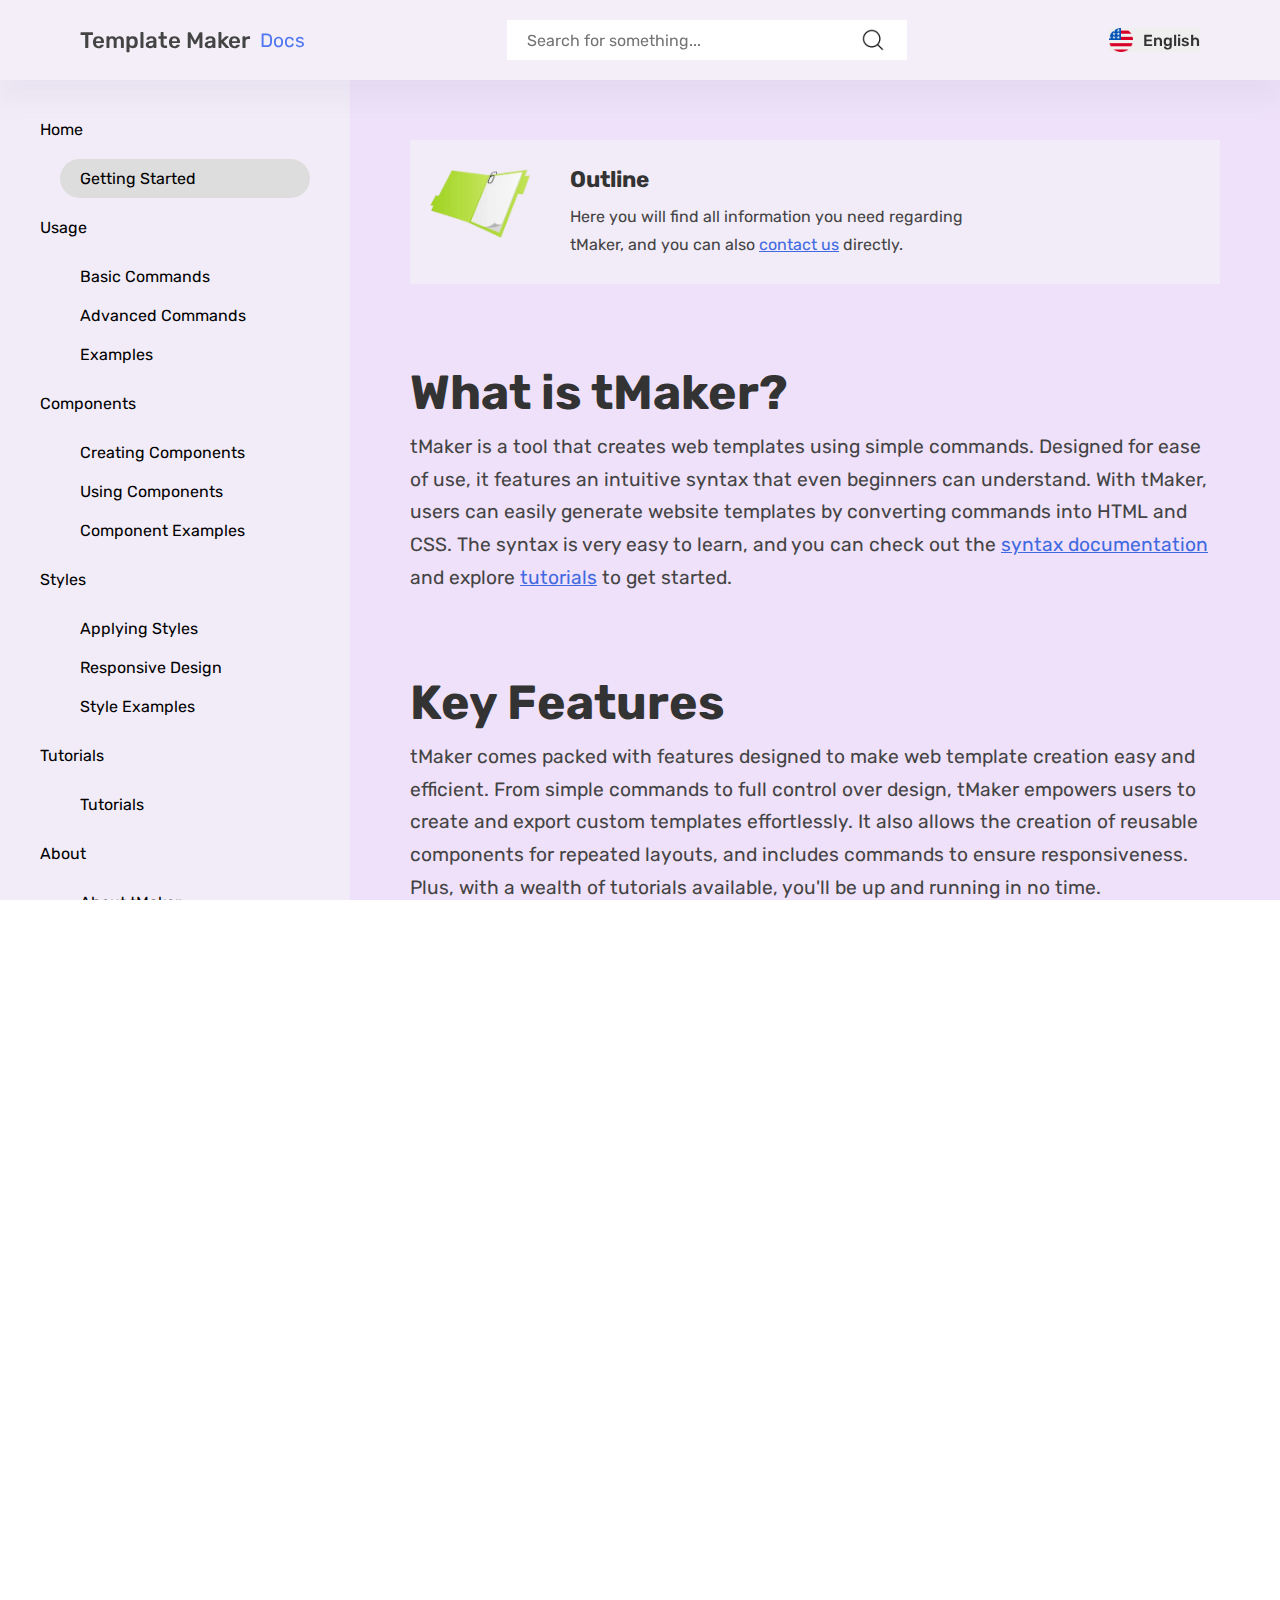
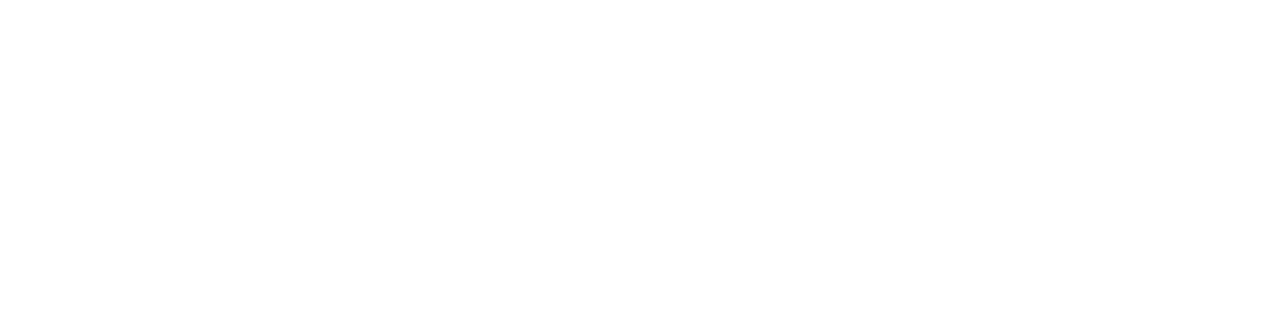
<file: documentation/index.html>
<!DOCTYPE html>
<html lang="en">

<head>
    <meta charset="UTF-8">
    <meta name="viewport" content="width=device-width, initial-scale=1.0">
    <title>tMaker - Documentation</title>

    <!-- Stylesheet -->
    <link rel="stylesheet" href="assets/styles/main.css">
    <link rel="stylesheet" href="assets/styles/queries.css">
</head>

<body>
    <!-- Main Header -->
    <header class="main">
        <!-- Mobile Menu Icon -->
        <img id="mobile-menu" onclick="openSidebar()" src="assets/icons/menu.png" alt="Menu">

        <!-- Title Container -->
        <div id="header-title-container" class="row aitems-center gap10">
            <div class="title">Template Maker</div>
            <div class="description">Docs</div>
        </div>

        <!-- Searchbar -->
        <div class="search-bar">
            <input id="search-input" type="text" placeholder="Search for something...">
            <img src="assets/icons/search.png" alt="Search">

            <!-- Suggestions Box -->
            <div class="suggestions">
                <div class="item unclickable">No results</div>
            </div>
        </div>

        <!-- Language Container -->
        <div>
            <button onclick="showPopup('language');" class="row aitems-center gap10 clickable">
                <img id="language-icon" class="icon" src="assets/icons/english.png" alt="Language">
                <span id="language-label" class="label">English</span>
            </button>
        </div>
    </header>

    <!-- Main -->
    <main>
        <!-- Sidebar -->
        <aside class="sidebar">
            <!-- Mobile Close Sidebar -->
            <div onclick="hideSidebar()" class="close">
                <img src="assets/icons/close.png" alt="Close">
            </div>

            <nav>
                <ul>
                    <li class="english">Home</li>
                    <li class="french">Accueil</li>
                    <ul>
                        <li class="english"><a href="index.html" class="active">Getting Started</a></li>
                        <li class="french"><a href="index.html" class="active">Commencer</a></li>
                    </ul>
                    <li class="english">Usage</li>
                    <li class="french">Utilisation</li>
                    <ul>
                        <li class="english"><a href="components/basic-commands.html">Basic Commands</a></li>
                        <li class="french"><a href="components/basic-commands.html">Commandes de base</a></li>
                        <li class="english"><a href="components/advanced-commands.html">Advanced Commands</a></li>
                        <li class="french"><a href="components/advanced-commands.html">Commandes avancées</a></li>
                        <li class="english"><a href="components/examples.html">Examples</a></li>
                        <li class="french"><a href="components/examples.html">Exemples</a></li>
                    </ul>
                    <li class="english">Components</li>
                    <li class="french">Composants</li>
                    <ul>
                        <li class="english"><a href="components/creating-components.html">Creating Components</a></li>
                        <li class="french"><a href="components/creating-components.html">Créer des composants</a></li>
                        <li class="english"><a href="components/using-components.html">Using Components</a></li>
                        <li class="french"><a href="components/using-components.html">Utiliser des composants</a></li>
                        <li class="english"><a href="components/component-examples.html">Component Examples</a></li>
                        <li class="french"><a href="components/component-examples.html">Exemples de composants</a></li>
                    </ul>
                    <li class="english">Styles</li>
                    <li class="french">Styles</li>
                    <ul>
                        <li class="english"><a href="components/applying-styles.html">Applying Styles</a></li>
                        <li class="french"><a href="components/applying-styles.html">Appliquer des styles</a></li>
                        <li class="english"><a href="components/responsive-design.html">Responsive Design</a></li>
                        <li class="french"><a href="components/responsive-design.html">Design réactif</a></li>
                        <li class="english"><a href="components/style-examples.html">Style Examples</a></li>
                        <li class="french"><a href="components/style-examples.html">Exemples de style</a></li>
                    </ul>
                    <li class="english">Tutorials</li>
                    <li class="french">Tutoriels</li>
                    <ul>
                        <li class="english"><a href="components/tutorials.html">Tutorials</a></li>
                        <li class="french"><a href="components/tutorials.html">Tutoriels</a></li>
                    </ul>
                    <li class="english">About</li>
                    <li class="french">À propos</li>
                    <ul>
                        <li class="english"><a href="components/about-tmaker.html">About tMaker</a></li>
                        <li class="french"><a href="components/about-tmaker.html">À propos de tMaker</a></li>
                        <li class="english"><a href="components/about-developer.html">About the Developer</a></li>
                        <li class="french"><a href="components/about-developer.html">À propos du développeur</a></li>
                    </ul>
                </ul>
            </nav>
        </aside>

        <!-- Main Content -->
        <div class="main-content">
            <!-- Inner Container -->
            <div class="inner">
                <!-- Header Container -->
                <header class="row aitems-center jcontent-center gap40">
                    <!-- Display Container -->
                    <div class="display-content">
                        <img src="assets/images/documentation.png" alt="Documentation">
                    </div>

                    <!-- Text Container -->
                    <div class="text-content column gap10">
                        <h2 class="english">Outline</h2>
                        <h2 class="french">Aperçu</h2>
                        <p class="english">
                            Here you will find all information you need regarding tMaker, and you can also <a
                                href="components/about-developer.html">contact us</a> directly.
                        </p>
                        <p class="french">
                            Ici, vous trouverez toutes les informations dont vous avez besoin concernant tMaker, et vous
                            pouvez également <a href="components/about-developer.html">nous contacter</a> directement.
                        </p>
                    </div>
                </header>

                <!-- Content Container -->
                <div class="informative column gap80">
                    <section class="block column gap10">
                        <h3 class="english">What is tMaker?</h3>
                        <h3 class="french">Qu'est-ce que tMaker ?</h3>
                        <p class="english">tMaker is a tool that creates web templates using simple commands. Designed
                            for ease of use, it features an intuitive syntax that even beginners can understand. With
                            tMaker, users can easily generate website templates by converting commands into HTML and
                            CSS. The syntax is very easy to learn, and you can check out the <a
                                href="components/basic-commands.html">syntax documentation</a> and explore <a
                                href="components/tutorials.html">tutorials</a> to get started.</p>
                        <p class="french">tMaker est un outil qui crée des modèles de sites web à l'aide de commandes
                            simples. Conçu pour être facile à utiliser, il présente une syntaxe intuitive que même les
                            débutants peuvent comprendre. Avec tMaker, les utilisateurs peuvent facilement générer des
                            modèles de sites en convertissant des commandes en HTML et CSS. La syntaxe est très facile à
                            apprendre, et vous pouvez consulter la <a
                                href="components/basic-commands.html">documentation syntaxique</a> et explorer les <a
                                href="components/tutorials.html">tutoriels</a> pour commencer.</p>
                    </section>

                    <section class="block column gap10">
                        <h3 class="english">Key Features</h3>
                        <h3 class="french">Caractéristiques clés</h3>
                        <p class="english">tMaker comes packed with features designed to make web template creation easy
                            and efficient. From simple commands to full control over design, tMaker empowers users to
                            create and export custom templates effortlessly. It also allows the creation of reusable
                            components for repeated layouts, and includes commands to ensure responsiveness. Plus, with
                            a wealth of tutorials available, you'll be up and running in no time.</p>
                        <p class="french">tMaker est doté de fonctionnalités conçues pour faciliter et rendre efficace
                            la création de modèles web. Des commandes simples au contrôle total du design, tMaker permet
                            aux utilisateurs de créer et d'exporter des modèles personnalisés sans effort. Il permet
                            également de créer des composants réutilisables pour des mises en page répétées et inclut
                            des commandes pour garantir la réactivité. De plus, avec une multitude de tutoriels
                            disponibles, vous serez opérationnel en un rien de temps.</p>

                        <ul class="list">
                            <li class="list-item row aitems-center gap20">
                                <img src="assets/icons/easy-commands.png" alt="Easy Commands Feature">
                                <div class="column">
                                    <div class="item-title english">Easy Commands</div>
                                    <div class="item-title french">Commandes simples</div>
                                    <div class="item-description english">Simple and intuitive commands that anyone can
                                        learn and use effectively.</div>
                                    <div class="item-description french">Commandes simples et intuitives que tout le
                                        monde peut apprendre et utiliser efficacement.</div>
                                </div>
                            </li>
                            <li class="list-item row aitems-center gap20">
                                <img src="assets/icons/full-control-design.png" alt="Full Control Over Design Feature">
                                <div class="column">
                                    <div class="item-title english">Full Control Over Design</div>
                                    <div class="item-title french">Contrôle total sur le design</div>
                                    <div class="item-description english">Offers complete flexibility and control over
                                        the design of your templates.</div>
                                    <div class="item-description french">Offre une flexibilité et un contrôle total sur
                                        la conception de vos modèles.</div>
                                </div>
                            </li>
                            <li class="list-item row aitems-center gap20">
                                <img src="assets/icons/export-template.png" alt="Export Template Feature">
                                <div class="column">
                                    <div class="item-title english">Export Template</div>
                                    <div class="item-title french">Exporter le modèle</div>
                                    <div class="item-description english">Easily export your templates to use them in
                                        your projects.</div>
                                    <div class="item-description french">Exportez facilement vos modèles pour les
                                        utiliser dans vos projets.</div>
                                </div>
                            </li>
                            <li class="list-item row aitems-center gap20">
                                <img src="assets/icons/create-components.png" alt="Create Components Feature">
                                <div class="column">
                                    <div class="item-title english">Create Components</div>
                                    <div class="item-title french">Créer des composants</div>
                                    <div class="item-description english">Build reusable components for repeated
                                        layouts, saving time and effort.</div>
                                    <div class="item-description french">Construisez des composants réutilisables pour
                                        des mises en page répétées, économisant du temps et des efforts.</div>
                                </div>
                            </li>
                            <li class="list-item row aitems-center gap20">
                                <img src="assets/icons/responsiveness.png" alt="Commands for Responsiveness Feature">
                                <div class="column">
                                    <div class="item-title english">Commands for Responsiveness</div>
                                    <div class="item-title french">Commandes pour la réactivité</div>
                                    <div class="item-description english">Includes commands to ensure your templates are
                                        responsive and look great on any device.</div>
                                    <div class="item-description french">Inclut des commandes pour garantir que vos
                                        modèles sont réactifs et qu'ils ont fière allure sur tout appareil.</div>
                                </div>
                            </li>
                            <li class="list-item row aitems-center gap20">
                                <img src="assets/icons/tutorials-available.png" alt="Tutorials Available Feature">
                                <div class="column">
                                    <div class="item-title english">Tutorials Available</div>
                                    <div class="item-title french">Tutoriels disponibles</div>
                                    <div class="item-description english">Access tutorials to help you get started and
                                        make the most of tMaker.</div>
                                    <div class="item-description french">Accédez à des tutoriels pour vous aider à
                                        démarrer et à tirer le meilleur parti de tMaker.</div>
                                </div>
                            </li>
                        </ul>
                    </section>

                    <section class="block column gap10">
                        <h3 class="english">Getting Started</h3>
                        <h3 class="french">Commencer</h3>
                        <p class="english">Getting started with tMaker is quick and easy. Begin by exploring our <a
                                href="components/basic-commands.html">syntax documentation</a> to familiarize yourself
                            with the commands. Then, dive into our step-by-step <a
                                href="components/tutorials.html">tutorials</a> to start creating your own web templates.
                            Whether you're a beginner or an experienced developer, tMaker provides all the resources you
                            need to create stunning, responsive templates with ease.</p>
                        <p class="french">Commencer avec tMaker est rapide et facile. Commencez par explorer notre <a
                                href="components/basic-commands.html">documentation syntaxique</a> pour vous
                            familiariser avec les commandes. Ensuite, plongez dans nos <a
                                href="components/tutorials.html">tutoriels</a> étape par étape pour commencer à créer
                            vos propres modèles web. Que vous soyez débutant ou développeur expérimenté, tMaker vous
                            fournit toutes les ressources dont vous avez besoin pour créer des modèles réactifs et
                            époustouflants en toute simplicité.</p>
                    </section>
                </div>
            </div>
        </div>
    </main>

    <!-- Popups -->
    <div id="popups">
        <div id="language" class="popup">
            <header>
                <h2>Language</h2>
                <img onclick="hidePopup('language');" src="assets/icons/close.png" alt="Close">
            </header>
            <ul>
                <li onclick="changeLanguage('english')">English</li>
                <li onclick="changeLanguage('french')">Français</li>
            </ul>
        </div>
    </div>

    <!-- Javascript -->
    <script src="assets/scripts/main.js"></script>
</body>

</html>
</file>
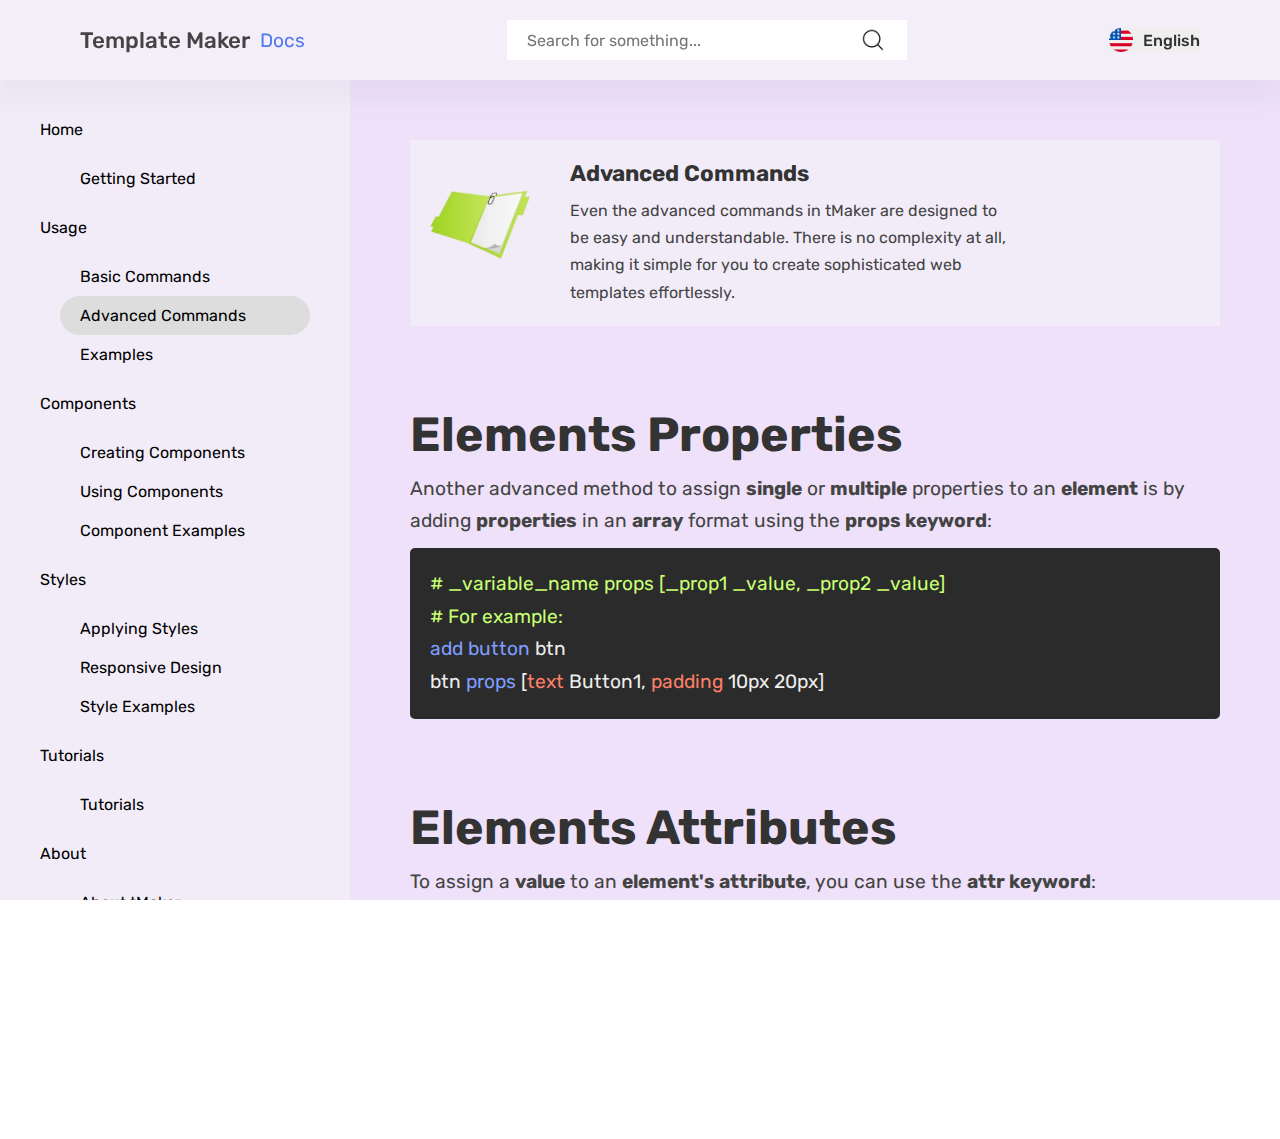
<file: documentation/components/advanced-commands.html>
<!DOCTYPE html>
<html lang="en">

<head>
    <meta charset="UTF-8">
    <meta name="viewport" content="width=device-width, initial-scale=1.0">
    <title>Documentation - Advanced Commands</title>

    <!-- Stylesheet -->
    <link rel="stylesheet" href="../assets/styles/main.css">
    <link rel="stylesheet" href="../assets/styles/queries.css">
</head>

<body>
    <!-- Main Header -->
    <header class="main">
        <!-- Mobile Menu Icon -->
        <img id="mobile-menu" onclick="openSidebar()" src="../assets/icons/menu.png" alt="Menu">

        <!-- Title Container -->
        <div id="header-title-container" class="row aitems-center gap10">
            <div class="title">Template Maker</div>
            <div class="description">Docs</div>
        </div>

        <!-- Searchbar -->
        <div class="search-bar">
            <input id="search-input" type="text" placeholder="Search for something...">
            <img src="../assets/icons/search.png" alt="Search">

            <!-- Suggestions Box -->
            <div class="suggestions">
                <div class="item unclickable">No results</div>
            </div>
        </div>

        <!-- Language Container -->
        <div>
            <button onclick="showPopup('language');" class="row aitems-center gap10 clickable">
                <img id="language-icon" class="icon" src="../assets/icons/english.png" alt="Language">
                <span id="language-label" class="label">English</span>
            </button>
        </div>
    </header>

    <!-- Main -->
    <main>
        <!-- Sidebar -->
        <aside class="sidebar">
            <!-- Mobile Close Sidebar -->
            <div onclick="hideSidebar()" class="close">
                <img src="../assets/icons/close.png" alt="Close">
            </div>

            <nav>
                <ul>
                    <li class="english">Home</li>
                    <li class="french">Accueil</li>
                    <ul>
                        <li class="english"><a href="../index.html">Getting Started</a></li>
                        <li class="french"><a href="../index.html">Commencer</a></li>
                    </ul>
                    <li class="english">Usage</li>
                    <li class="french">Utilisation</li>
                    <ul>
                        <li class="english"><a href="basic-commands.html">Basic Commands</a></li>
                        <li class="french"><a href="basic-commands.html">Commandes de base</a></li>
                        <li class="english"><a href="advanced-commands.html" class="active">Advanced Commands</a></li>
                        <li class="french"><a href="advanced-commands.html" class="active">Commandes avancées</a></li>
                        <li class="english"><a href="examples.html">Examples</a></li>
                        <li class="french"><a href="examples.html">Exemples</a></li>
                    </ul>
                    <li class="english">Components</li>
                    <li class="french">Composants</li>
                    <ul>
                        <li class="english"><a href="creating-components.html">Creating Components</a></li>
                        <li class="french"><a href="creating-components.html">Créer des composants</a></li>
                        <li class="english"><a href="using-components.html">Using Components</a></li>
                        <li class="french"><a href="using-components.html">Utiliser des composants</a></li>
                        <li class="english"><a href="component-examples.html">Component Examples</a></li>
                        <li class="french"><a href="component-examples.html">Exemples de composants</a></li>
                    </ul>
                    <li class="english">Styles</li>
                    <li class="french">Styles</li>
                    <ul>
                        <li class="english"><a href="applying-styles.html">Applying Styles</a></li>
                        <li class="french"><a href="applying-styles.html">Appliquer des styles</a></li>
                        <li class="english"><a href="responsive-design.html">Responsive Design</a></li>
                        <li class="french"><a href="responsive-design.html">Design réactif</a></li>
                        <li class="english"><a href="style-examples.html">Style Examples</a></li>
                        <li class="french"><a href="style-examples.html">Exemples de style</a></li>
                    </ul>
                    <li class="english">Tutorials</li>
                    <li class="french">Tutoriels</li>
                    <ul>
                        <li class="english"><a href="tutorials.html">Tutorials</a></li>
                        <li class="french"><a href="tutorials.html">Tutoriels</a></li>
                    </ul>
                    <li class="english">About</li>
                    <li class="french">À propos</li>
                    <ul>
                        <li class="english"><a href="about-tmaker.html">About tMaker</a></li>
                        <li class="french"><a href="about-tmaker.html">À propos de tMaker</a></li>
                        <li class="english"><a href="about-developer.html">About the Developer</a></li>
                        <li class="french"><a href="about-developer.html">À propos du développeur</a></li>
                    </ul>
                </ul>
            </nav>
        </aside>

        <!-- Main Content -->
        <div class="main-content">
            <!-- Inner Container -->
            <div class="inner">
                <!-- Header Container -->
                <header class="row aitems-center jcontent-center gap40">
                    <!-- Display Container -->
                    <div class="display-content">
                        <img src="../assets/images/documentation.png" alt="Documentation">
                    </div>

                    <!-- Text Container -->
                    <div class="text-content column gap10">
                        <h2 class="english">Advanced Commands</h2>
                        <h2 class="french">Commandes avancées</h2>
                        <p class="english">
                            Even the advanced commands in tMaker are designed to be easy and understandable. There is no
                            complexity at all, making it simple for you to create sophisticated web templates
                            effortlessly.
                        </p>
                        <p class="french">
                            Même les commandes avancées de tMaker sont conçues pour être faciles et compréhensibles. Il
                            n'y a aucune complexité, ce qui vous permet de créer des modèles de site web sophistiqués
                            sans effort.
                        </p>
                    </div>
                </header>

                <!-- Content Container -->
                <div class="informative column gap80">
                    <!-- Syntax Section -->
                    <section class="block column gap10">
                        <h3 class="english">Elements Properties</h3>
                        <h3 class="french">Propriétés des Éléments</h3>

                        <!-- Assigning Values to Element's Properties -->
                        <p class="english">
                            Another advanced method to assign <strong>single</strong> or <strong>multiple</strong>
                            properties to an <strong>element</strong> is by adding <strong>properties</strong> in an
                            <strong>array</strong> format using the <strong>props keyword</strong>:
                        </p>
                        <p class="french">
                            Une autre méthode avancée pour attribuer des <strong>propriétés</strong>
                            <strong>simples</strong> ou <strong>multiples</strong> à un <strong>élément</strong>
                            consiste à ajouter des <strong>propriétés</strong> sous forme de <strong>tableau</strong> en
                            utilisant le <strong>mot-clé props</strong> :
                        </p>

                        <div class="console">
                            <p class="english">
                                <code><span class="comment"># _variable_name props [_prop1 _value, _prop2 _value]</span></code>
                                <code><span class="comment"># For example:</span></code>
                                <code><span class="keyword">add</span> <span class="type">button</span> <span class="variable">btn</span></code>
                                <code><span class="text">btn</span> <span class="keyword">props</span> [<span class="property">text </span> Button1, <span class="property">padding </span>10px 20px]</code>
                            </p>
                            <p class="french">
                                <code><span class="comment"># _variable_name props [_prop1 _value, _prop2 _value]</span></code>
                                <code><span class="comment"># Par exemple:</span></code>
                                <code><span class="keyword">add</span> <span class="type">button</span> <span class="variable">btn</span></code>
                                <code><span class="text">btn</span> <span class="keyword">props</span> [<span class="property">text </span> Button1, <span class="property">padding </span>10px 20px]</code>
                            </p>
                        </div>
                    </section>

                    <!-- Syntax Section -->
                    <section class="block column gap10">
                        <h3 class="english">Elements Attributes</h3>
                        <h3 class="french">Attributs des Éléments</h3>

                        <!-- Assigning Values to Element's Attributes -->
                        <p class="english">
                            To assign a <strong>value</strong> to an <strong>element's attribute</strong>, you can use
                            the <strong>attr keyword</strong>:
                        </p>
                        <p class="french">
                            Pour attribuer une <strong>valeur</strong> à un <strong>attribut d'un élément</strong>, vous
                            pouvez utiliser le <strong>mot-clé attr</strong> :
                        </p>

                        <div class="console">
                            <p class="english">
                                <code><span class="comment"># _variable_name attr _attr_name  _value</span></code>
                                <code><span class="comment"># For example:</span></code>
                                <code><span class="keyword">add</span> <span class="type">input</span> <span class="variable">numberInput</span></code>
                                <code><span class="text">numberInput</span> <span class="keyword">attr</span> <span class="property">type</span> <span class="text">number</span></code>
                            </p>
                            <p class="french">
                                <code><span class="comment"># _variable_name attr _attr_name  _value</span></code>
                                <code><span class="comment"># Par exemple:</span></code>
                                <code><span class="keyword">add</span> <span class="type">input</span> <span class="variable">numberInput</span></code>
                                <code><span class="text">numberInput</span> <span class="keyword">attr</span> <span class="property">type</span> <span class="text">number</span></code>
                            </p>
                        </div>
                    </section>
                </div>
            </div>
        </div>
    </main>

    <!-- Popups -->
    <div id="popups">
        <div id="language" class="popup">
            <header>
                <h2>Language</h2>
                <img onclick="hidePopup('language');" src="../assets/icons/close.png" alt="Close">
            </header>
            <ul>
                <li onclick="changeLanguage('english')">English</li>
                <li onclick="changeLanguage('french')">Français</li>
            </ul>
        </div>
    </div>

    <!-- Javascript -->
    <script src="../assets/scripts/main.js"></script>
</body>

</html>
</file>
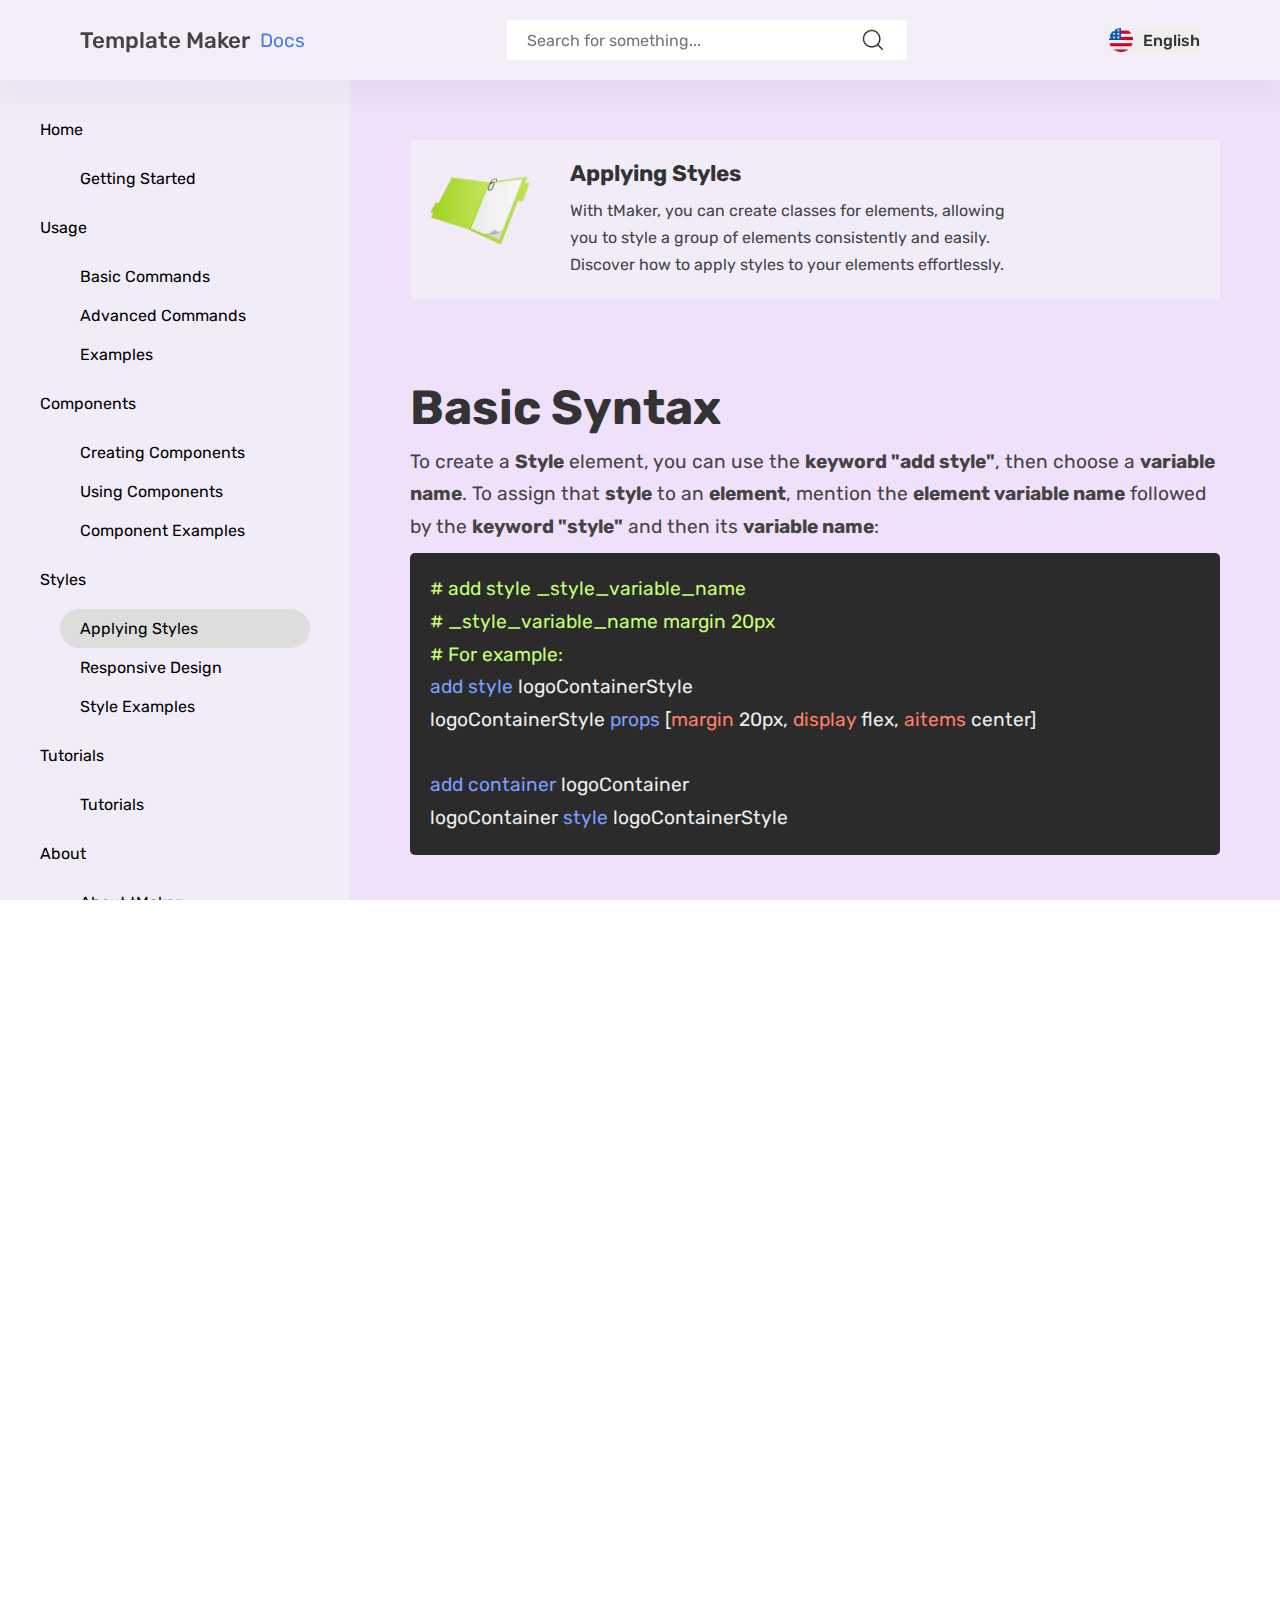
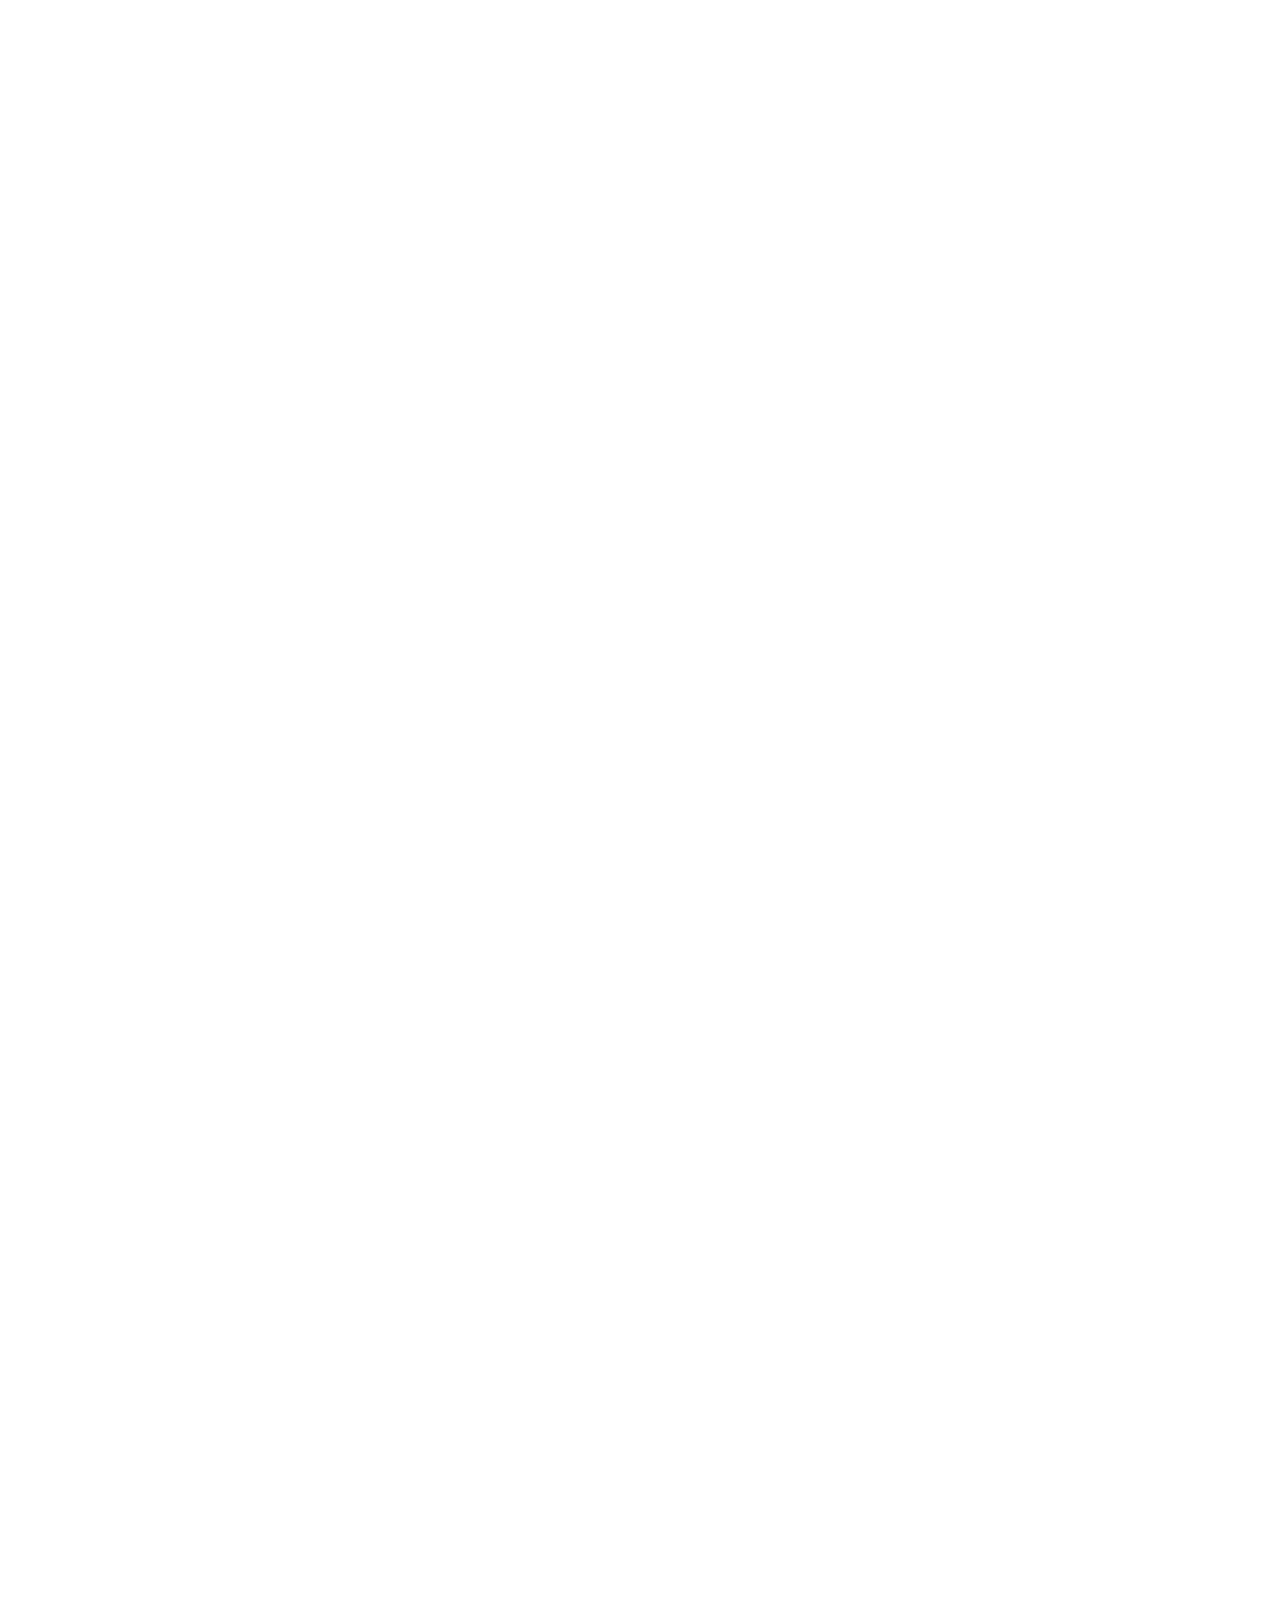
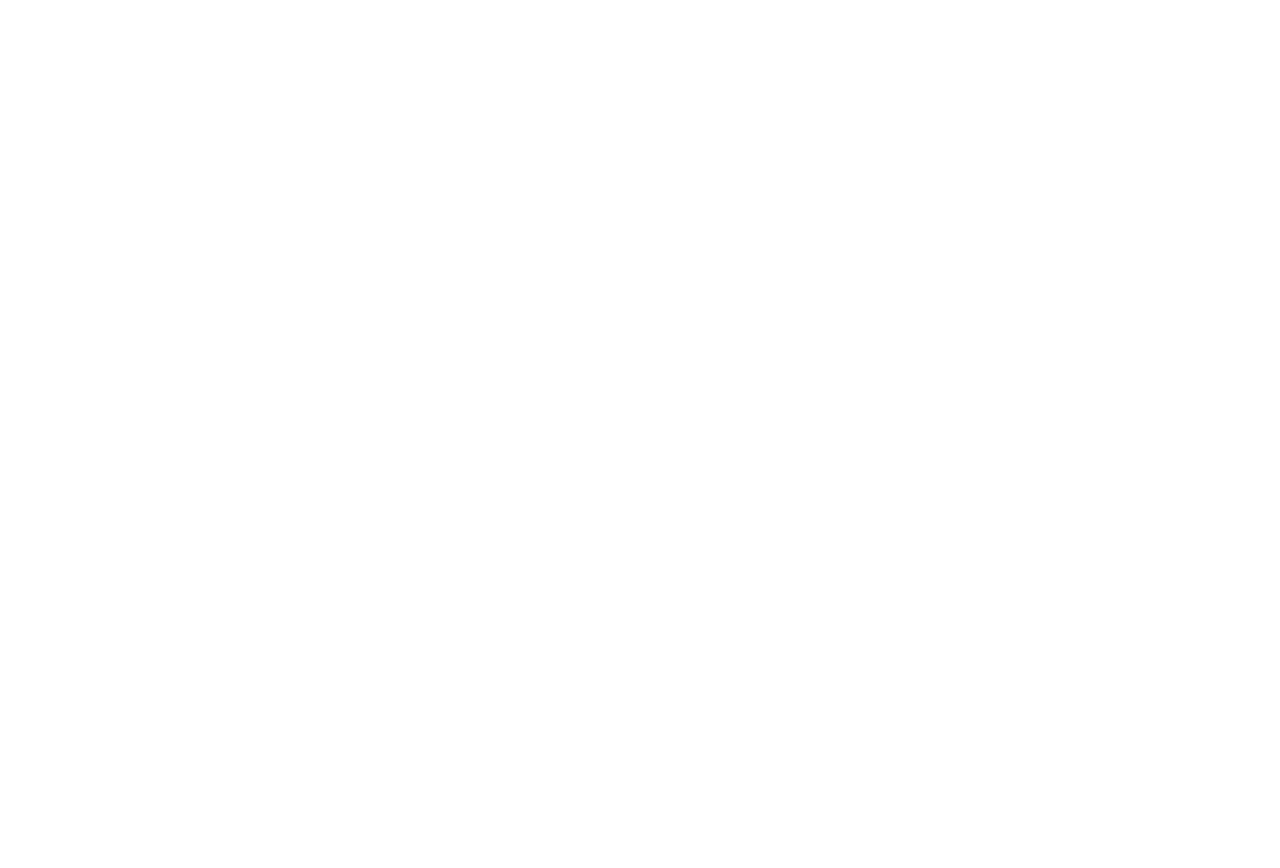
<file: documentation/components/applying-styles.html>
<!DOCTYPE html>
<html lang="en">

<head>
    <meta charset="UTF-8">
    <meta name="viewport" content="width=device-width, initial-scale=1.0">
    <title>Documentation - Applying Styles</title>

    <!-- Stylesheet -->
    <link rel="stylesheet" href="../assets/styles/main.css">
    <link rel="stylesheet" href="../assets/styles/queries.css">
</head>

<body>
    <!-- Main Header -->
    <header class="main">
        <!-- Mobile Menu Icon -->
        <img id="mobile-menu" onclick="openSidebar()" src="../assets/icons/menu.png" alt="Menu">

        <!-- Title Container -->
        <div id="header-title-container" class="row aitems-center gap10">
            <div class="title">Template Maker</div>
            <div class="description">Docs</div>
        </div>

        <!-- Searchbar -->
        <div class="search-bar">
            <input id="search-input" type="text" placeholder="Search for something...">
            <img src="../assets/icons/search.png" alt="Search">

            <!-- Suggestions Box -->
            <div class="suggestions">
                <div class="item unclickable">No results</div>
            </div>
        </div>

        <!-- Language Container -->
        <div>
            <button onclick="showPopup('language');" class="row aitems-center gap10 clickable">
                <img id="language-icon" class="icon" src="../assets/icons/english.png" alt="Language">
                <span id="language-label" class="label">English</span>
            </button>
        </div>
    </header>

    <!-- Main -->
    <main>
        <!-- Sidebar -->
        <aside class="sidebar">
            <!-- Mobile Close Sidebar -->
            <div onclick="hideSidebar()" class="close">
                <img src="../assets/icons/close.png" alt="Close">
            </div>

            <nav>
                <ul>
                    <li class="english">Home</li>
                    <li class="french">Accueil</li>
                    <ul>
                        <li class="english"><a href="../index.html">Getting Started</a></li>
                        <li class="french"><a href="../index.html">Commencer</a></li>
                    </ul>
                    <li class="english">Usage</li>
                    <li class="french">Utilisation</li>
                    <ul>
                        <li class="english"><a href="basic-commands.html">Basic Commands</a></li>
                        <li class="french"><a href="basic-commands.html">Commandes de base</a></li>
                        <li class="english"><a href="advanced-commands.html">Advanced Commands</a></li>
                        <li class="french"><a href="advanced-commands.html">Commandes avancées</a></li>
                        <li class="english"><a href="examples.html">Examples</a></li>
                        <li class="french"><a href="examples.html">Exemples</a></li>
                    </ul>
                    <li class="english">Components</li>
                    <li class="french">Composants</li>
                    <ul>
                        <li class="english"><a href="creating-components.html">Creating Components</a>
                        </li>
                        <li class="french"><a href="creating-components.html">Créer des composants</a>
                        </li>
                        <li class="english"><a href="using-components.html">Using Components</a></li>
                        <li class="french"><a href="using-components.html">Utiliser des composants</a></li>
                        <li class="english"><a href="component-examples.html">Component Examples</a></li>
                        <li class="french"><a href="component-examples.html">Exemples de composants</a></li>
                    </ul>
                    <li class="english">Styles</li>
                    <li class="french">Styles</li>
                    <ul>
                        <li class="english"><a href="applying-styles.html" class="active">Applying Styles</a></li>
                        <li class="french"><a href="applying-styles.html" class="active">Appliquer des styles</a></li>
                        <li class="english"><a href="responsive-design.html">Responsive Design</a></li>
                        <li class="french"><a href="responsive-design.html">Design réactif</a></li>
                        <li class="english"><a href="style-examples.html">Style Examples</a></li>
                        <li class="french"><a href="style-examples.html">Exemples de style</a></li>
                    </ul>
                    <li class="english">Tutorials</li>
                    <li class="french">Tutoriels</li>
                    <ul>
                        <li class="english"><a href="tutorials.html">Tutorials</a></li>
                        <li class="french"><a href="tutorials.html">Tutoriels</a></li>
                    </ul>
                    <li class="english">About</li>
                    <li class="french">À propos</li>
                    <ul>
                        <li class="english"><a href="about-tmaker.html">About tMaker</a></li>
                        <li class="french"><a href="about-tmaker.html">À propos de tMaker</a></li>
                        <li class="english"><a href="about-developer.html">About the Developer</a></li>
                        <li class="french"><a href="about-developer.html">À propos du développeur</a></li>
                    </ul>
                </ul>
            </nav>
        </aside>

        <!-- Main Content -->
        <div class="main-content">
            <!-- Inner Container -->
            <div class="inner">
                <!-- Header Container -->
                <header class="row aitems-center jcontent-center gap40">
                    <!-- Display Container -->
                    <div class="display-content">
                        <img src="../assets/images/documentation.png" alt="Documentation">
                    </div>

                    <!-- Text Container -->
                    <div class="text-content column gap10">
                        <h2 class="english">Applying Styles</h2>
                        <h2 class="french">Appliquer des styles</h2>
                        <p class="english">
                            With tMaker, you can create classes for elements, allowing you to style a group of elements
                            consistently and easily. Discover how to apply styles to your elements effortlessly.
                        </p>
                        <p class="french">
                            Avec tMaker, vous pouvez créer des classes pour les éléments, ce qui vous permet de styliser
                            un groupe d'éléments de manière cohérente et facile. Découvrez comment appliquer des styles
                            à vos éléments sans effort.
                        </p>
                    </div>
                </header>

                <!-- Content Container -->
                <div class="informative column gap80">
                    <!-- Syntax Section -->
                    <section class="block column gap10">
                        <h3 class="english">Basic Syntax</h3>
                        <h3 class="french">Syntaxe de Base</h3>

                        <!-- Creating Component -->
                        <p class="english">
                            To create a <strong>Style</strong> element, you can use the <strong>keyword "add
                                style"</strong>, then choose a <strong>variable name</strong>. To assign that
                            <strong>style</strong> to an <strong>element</strong>, mention the <strong>element variable
                                name</strong> followed by the <strong>keyword "style"</strong> and then its
                            <strong>variable name</strong>:
                        </p>
                        <p class="french">
                            Pour créer un élément de <strong>Style</strong>, vous pouvez utiliser le <strong>mot-clé
                                "add style"</strong>, puis choisir un <strong>nom</strong> de <strong>variable</strong>.
                            Pour attribuer
                            ce <strong>style</strong> à un <strong>élément</strong>, mentionnez le <strong>nom </strong>
                            de la <strong>variable</strong> de l'<strong>élément</strong> suivi du <strong>mot-clé
                                "style"</strong> et ensuite de
                            son <strong>nom</strong> de <strong>variable</strong>:
                        </p>

                        <div class="console">
                            <p class="english">
                                <code><span class="comment"># add style _style_variable_name</span></code>
                                <code><span class="comment"># _style_variable_name margin 20px</span></code>
                                <code><span class="comment"># For example:</span></code>
                                <code><span class="keyword">add</span> <span class="type">style</span> logoContainerStyle</code>
                                <code>logoContainerStyle <span class="keyword">props</span> [<span class="property">margin</span> 20px, <span class="property">display</span> flex, <span class="property">aitems</span> center]</code>
                                <br>
                                <code><span class="keyword">add</span> <span class="type">container</span> logoContainer</code>
                                <code>logoContainer <span class="keyword">style</span> logoContainerStyle</code>
                            </p>
                            <p class="french">
                                <code><span class="comment"># add style _style_variable_name</span></code>
                                <code><span class="comment"># _style_variable_name margin 20px</span></code>
                                <code><span class="comment"># Par exemple:</span></code>
                                <code><span class="keyword">add</span> <span class="type">style</span> logoContainerStyle</code>
                                <code>logoContainerStyle <span class="keyword">props</span> [<span class="property">margin</span> 20px, <span class="property">display</span> flex, <span class="property">aitems</span> center]</code>
                                <br>
                                <code><span class="keyword">add</span> <span class="type">container</span> logoContainer</code>
                                <code>logoContainer <span class="keyword">style</span> logoContainerStyle</code>
                            </p>
                        </div>
                    </section>

                    <!-- Syntax Section -->
                    <section class="block column gap10">
                        <h3 class="english">Advanced Syntax</h3>
                        <h3 class="french">Syntaxe avancée</h3>

                        <!-- Creating Component -->
                        <p class="english">
                            To use <strong>descendant selectors</strong>, we can include <strong>properties</strong>
                            inside a <strong>block</strong> enclosed by <strong>{ }</strong>. We specify the
                            <strong>style name</strong>, and in the <strong>body</strong> we specify three things:
                            we can select <strong>properties</strong> for the current <strong>style</strong> using the
                            <strong>keyword "this"</strong>, or a <strong>type name</strong> using the syntax
                            <strong>"type _type_name"</strong>, or a <strong>class name</strong> using the syntax
                            <strong>"class _class_name"</strong>.
                        </p>
                        <p class="french">
                            Pour utiliser les <strong>sélécteurs descendants</strong>, nous pouvons inclure des
                            <strong>propriétés</strong> à l'intérieur d'un <strong>bloc</strong> entouré de
                            <strong>{ }</strong>. Nous spécifions le <strong>nom</strong> du <strong>style</strong>, et
                            dans le
                            <strong>corps</strong> nous spécifions trois choses : nous pouvons sélectionner des
                            <strong>propriétés</strong> pour le <strong>style</strong> actuel en utilisant le
                            <strong>mot-clé "this"</strong>, ou un <strong>nom</strong> de <strong>type</strong> en
                            utilisant la syntaxe
                            <strong>"type _nom_du_type"</strong>, ou un <strong>nom</strong> de <strong>classe</strong>
                            en utilisant la
                            syntaxe <strong>"class _nom_de_classe"</strong>.
                        </p>

                        <div class="console">
                            <p class="english">
                                <code><span class="comment"># add style _style_variable_name &lbrace;</span></code>
                                <code><span class="comment">#</span>&emsp;<span class="comment">this props [_prop1, _prop2]</span></code>
                                <code><span class="comment">#</span>&emsp;<span class="comment">type button props [_prop1, _prop2]</span></code>
                                <code><span class="comment">#</span>&emsp;<span class="comment">class inner props [_prop1, _prop2]</span></code>
                                <code><span class="comment">&rbrace;</span></code>
                                <code><span class="comment"># For example:</span></code>
                                <code><span class="keyword">add</span> <span class="type">style</span> logoContainerStyles &lbrace;</code>
                                <code>&emsp;<span class="keyword">this</span> <span class="keyword">props</span> [<span class="property">display</span> flex, <span class="property">fdirection</span> row, <span class="property">aitems</span> center, <span class="property">gap</span> 20px]</code>
                                <code>&emsp;<span class="keyword">type</span> <span class="type">h1</span> <span class="keyword">props</span> [<span class="property">fsize</span> 1.4rem]</code>
                                <code>&emsp;<span class="keyword">class</span> logo <span class="keyword">props</span> [<span class="property">width</span> 40px, <span class="property">height</span> 40px]</code>
                                <code>&rbrace;</code>
                            </p>
                            <p class="french">
                                <code><span class="comment"># add style _style_variable_name &lbrace;</span></code>
                                <code><span class="comment">#</span>&emsp;<span class="comment">this props [_prop1, _prop2]</span></code>
                                <code><span class="comment">#</span>&emsp;<span class="comment">type button props [_prop1, _prop2]</span></code>
                                <code><span class="comment">#</span>&emsp;<span class="comment">class inner props [_prop1, _prop2]</span></code>
                                <code><span class="comment">&rbrace;</span></code>
                                <code><span class="comment"># Par exemple:</span></code>
                                <code><span class="keyword">add</span> <span class="type">style</span> logoContainerStyles &lbrace;</code>
                                <code>&emsp;<span class="keyword">this</span> <span class="keyword">props</span> [<span class="property">display</span> flex, <span class="property">fdirection</span> row, <span class="property">aitems</span> center, <span class="property">gap</span> 20px]</code>
                                <code>&emsp;<span class="keyword">type</span> <span class="type">h1</span> <span class="keyword">props</span> [<span class="property">fsize</span> 1.4rem]</code>
                                <code>&emsp;<span class="keyword">class</span> logo <span class="keyword">props</span> [<span class="property">width</span> 40px, <span class="property">height</span> 40px]</code>
                                <code>&rbrace;</code>
                            </p>
                        </div>
                    </section>

                    <!-- Properties List -->
                    <section class="block column gap10">
                        <h3 class="english">Properties List</h3>
                        <h3 class="french">Liste des propriétés</h3>

                        <!-- Creating Component -->
                        <div class="row gap20 aitems-center fwrap">
                            <div class='property-card'>acontent</div>
                            <div class='property-card'>aitems</div>
                            <div class='property-card'>align-content</div>
                            <div class='property-card'>align-items</div>
                            <div class='property-card'>align-self</div>
                            <div class='property-card'>animation</div>
                            <div class='property-card'>aself</div>
                            <div class='property-card'>background</div>
                            <div class='property-card'>background-attachment</div>
                            <div class='property-card'>background-color</div>
                            <div class='property-card'>background-image</div>
                            <div class='property-card'>background-position</div>
                            <div class='property-card'>background-repeat</div>
                            <div class='property-card'>background-size</div>
                            <div class='property-card'>battach</div>
                            <div class='property-card'>bbcolor</div>
                            <div class='property-card'>bblradius</div>
                            <div class='property-card'>bbottom</div>
                            <div class='property-card'>bbrradius</div>
                            <div class='property-card'>bbstyle</div>
                            <div class='property-card'>bbwidth</div>
                            <div class='property-card'>bcolor</div>
                            <div class='property-card'>bcolor</div>
                            <div class='property-card'>bg</div>
                            <div class='property-card'>bimage</div>
                            <div class='property-card'>bleft</div>
                            <div class='property-card'>blstyle</div>
                            <div class='property-card'>blwidth</div>
                            <div class='property-card'>border</div>
                            <div class='property-card'>border-bottom</div>
                            <div class='property-card'>border-bottom-color</div>
                            <div class='property-card'>border-bottom-left-radius</div>
                            <div class='property-card'>border-bottom-right-radius</div>
                            <div class='property-card'>border-bottom-style</div>
                            <div class='property-card'>border-bottom-width</div>
                            <div class='property-card'>border-color</div>
                            <div class='property-card'>border-left</div>
                            <div class='property-card'>border-left-style</div>
                            <div class='property-card'>border-left-width</div>
                            <div class='property-card'>border-radius</div>
                            <div class='property-card'>border-right</div>
                            <div class='property-card'>border-right-color</div>
                            <div class='property-card'>border-right-style</div>
                            <div class='property-card'>border-right-width</div>
                            <div class='property-card'>border-style</div>
                            <div class='property-card'>border-top</div>
                            <div class='property-card'>border-top-color</div>
                            <div class='property-card'>border-top-left-radius</div>
                            <div class='property-card'>border-top-right-radius</div>
                            <div class='property-card'>border-top-style</div>
                            <div class='property-card'>border-top-width</div>
                            <div class='property-card'>border-width</div>
                            <div class='property-card'>bottom</div>
                            <div class='property-card'>box-shadow</div>
                            <div class='property-card'>box-sizing</div>
                            <div class='property-card'>bposition</div>
                            <div class='property-card'>bradius</div>
                            <div class='property-card'>brcolor</div>
                            <div class='property-card'>brepeat</div>
                            <div class='property-card'>bright</div>
                            <div class='property-card'>brstyle</div>
                            <div class='property-card'>brwidth</div>
                            <div class='property-card'>bshadow</div>
                            <div class='property-card'>bsize</div>
                            <div class='property-card'>bsizing</div>
                            <div class='property-card'>bstyle</div>
                            <div class='property-card'>btcolor</div>
                            <div class='property-card'>btlradius</div>
                            <div class='property-card'>btop</div>
                            <div class='property-card'>btrradius</div>
                            <div class='property-card'>btstyle</div>
                            <div class='property-card'>btwidth</div>
                            <div class='property-card'>bwidth</div>
                            <div class='property-card'>clear</div>
                            <div class='property-card'>clip</div>
                            <div class='property-card'>color</div>
                            <div class='property-card'>cols</div>
                            <div class='property-card'>cursor</div>
                            <div class='property-card'>display</div>
                            <div class='property-card'>fbasis</div>
                            <div class='property-card'>fdirection</div>
                            <div class='property-card'>ffamily</div>
                            <div class='property-card'>fgrow</div>
                            <div class='property-card'>filter</div>
                            <div class='property-card'>flex</div>
                            <div class='property-card'>flex-basis</div>
                            <div class='property-card'>flex-direction</div>
                            <div class='property-card'>flex-grow</div>
                            <div class='property-card'>flex-shrink</div>
                            <div class='property-card'>flex-wrap</div>
                            <div class='property-card'>float</div>
                            <div class='property-card'>font-family</div>
                            <div class='property-card'>font-size</div>
                            <div class='property-card'>font-style</div>
                            <div class='property-card'>font-weight</div>
                            <div class='property-card'>fshrink</div>
                            <div class='property-card'>fsize</div>
                            <div class='property-card'>fstyle</div>
                            <div class='property-card'>fweight</div>
                            <div class='property-card'>fwrap</div>
                            <div class='property-card'>gacolumns</div>
                            <div class='property-card'>gap</div>
                            <div class='property-card'>garea</div>
                            <div class='property-card'>garows</div>
                            <div class='property-card'>gautoflow</div>
                            <div class='property-card'>gcgap</div>
                            <div class='property-card'>gcolumn</div>
                            <div class='property-card'>grgap</div>
                            <div class='property-card'>grid</div>
                            <div class='property-card'>grid-area</div>
                            <div class='property-card'>grid-auto-columns</div>
                            <div class='property-card'>grid-auto-flow</div>
                            <div class='property-card'>grid-auto-rows</div>
                            <div class='property-card'>grid-column</div>
                            <div class='property-card'>grid-column-gap</div>
                            <div class='property-card'>grid-row</div>
                            <div class='property-card'>grid-row-gap</div>
                            <div class='property-card'>grid-template-areas</div>
                            <div class='property-card'>grid-template-columns</div>
                            <div class='property-card'>grid-template-rows</div>
                            <div class='property-card'>grow</div>
                            <div class='property-card'>gtareas</div>
                            <div class='property-card'>gtcolumns</div>
                            <div class='property-card'>gtrows</div>
                            <div class='property-card'>height</div>
                            <div class='property-card'>href</div>
                            <div class='property-card'>html</div>
                            <div class='property-card'>jcontent</div>
                            <div class='property-card'>jself</div>
                            <div class='property-card'>justify-content</div>
                            <div class='property-card'>justify-self</div>
                            <div class='property-card'>left</div>
                            <div class='property-card'>letter-spacing</div>
                            <div class='property-card'>lheight</div>
                            <div class='property-card'>line-height</div>
                            <div class='property-card'>list-style</div>
                            <div class='property-card'>lspacing</div>
                            <div class='property-card'>lstyle</div>
                            <div class='property-card'>margin</div>
                            <div class='property-card'>max-height</div>
                            <div class='property-card'>max-width</div>
                            <div class='property-card'>maxheight</div>
                            <div class='property-card'>maxwidth</div>
                            <div class='property-card'>min-height</div>
                            <div class='property-card'>min-width</div>
                            <div class='property-card'>minheight</div>
                            <div class='property-card'>minwidth</div>
                            <div class='property-card'>ocolor</div>
                            <div class='property-card'>ooffset</div>
                            <div class='property-card'>opacity</div>
                            <div class='property-card'>opacity</div>
                            <div class='property-card'>order</div>
                            <div class='property-card'>ostyle</div>
                            <div class='property-card'>outline</div>
                            <div class='property-card'>outline</div>
                            <div class='property-card'>outline-color</div>
                            <div class='property-card'>outline-offset</div>
                            <div class='property-card'>outline-style</div>
                            <div class='property-card'>outline-width</div>
                            <div class='property-card'>overflow</div>
                            <div class='property-card'>overflowx</div>
                            <div class='property-card'>overflowy</div>
                            <div class='property-card'>owidth</div>
                            <div class='property-card'>padding</div>
                            <div class='property-card'>pcontent</div>
                            <div class='property-card'>pitems</div>
                            <div class='property-card'>place-content</div>
                            <div class='property-card'>place-items</div>
                            <div class='property-card'>place-self</div>
                            <div class='property-card'>placeholder</div>
                            <div class='property-card'>position</div>
                            <div class='property-card'>pself</div>
                            <div class='property-card'>right</div>
                            <div class='property-card'>src</div>
                            <div class='property-card'>talign</div>
                            <div class='property-card'>tdecoration</div>
                            <div class='property-card'>text</div>
                            <div class='property-card'>text-align</div>
                            <div class='property-card'>text-decoration</div>
                            <div class='property-card'>text-indent</div>
                            <div class='property-card'>text-shadow</div>
                            <div class='property-card'>text-transform</div>
                            <div class='property-card'>tindent</div>
                            <div class='property-card'>top</div>
                            <div class='property-card'>transition</div>
                            <div class='property-card'>tshadow</div>
                            <div class='property-card'>ttransform</div>
                            <div class='property-card'>valign</div>
                            <div class='property-card'>value</div>
                            <div class='property-card'>vertical-align</div>
                            <div class='property-card'>visibility</div>
                            <div class='property-card'>visibility</div>
                            <div class='property-card'>white-space</div>
                            <div class='property-card'>width</div>
                            <div class='property-card'>word-spacing</div>
                            <div class='property-card'>wspace</div>
                            <div class='property-card'>wspacing</div>
                            <div class='property-card'>z-index</div>
                            <div class='property-card'>zindex</div>
                        </div>
                    </section>
                </div>
            </div>
        </div>
    </main>

    <!-- Popups -->
    <div id="popups">
        <div id="language" class="popup">
            <header>
                <h2>Language</h2>
                <img onclick="hidePopup('language');" src="../assets/icons/close.png" alt="Close">
            </header>
            <ul>
                <li onclick="changeLanguage('english')">English</li>
                <li onclick="changeLanguage('french')">Français</li>
            </ul>
        </div>
    </div>

    <!-- Javascript -->
    <script src="../assets/scripts/main.js"></script>
</body>

</html>
</file>
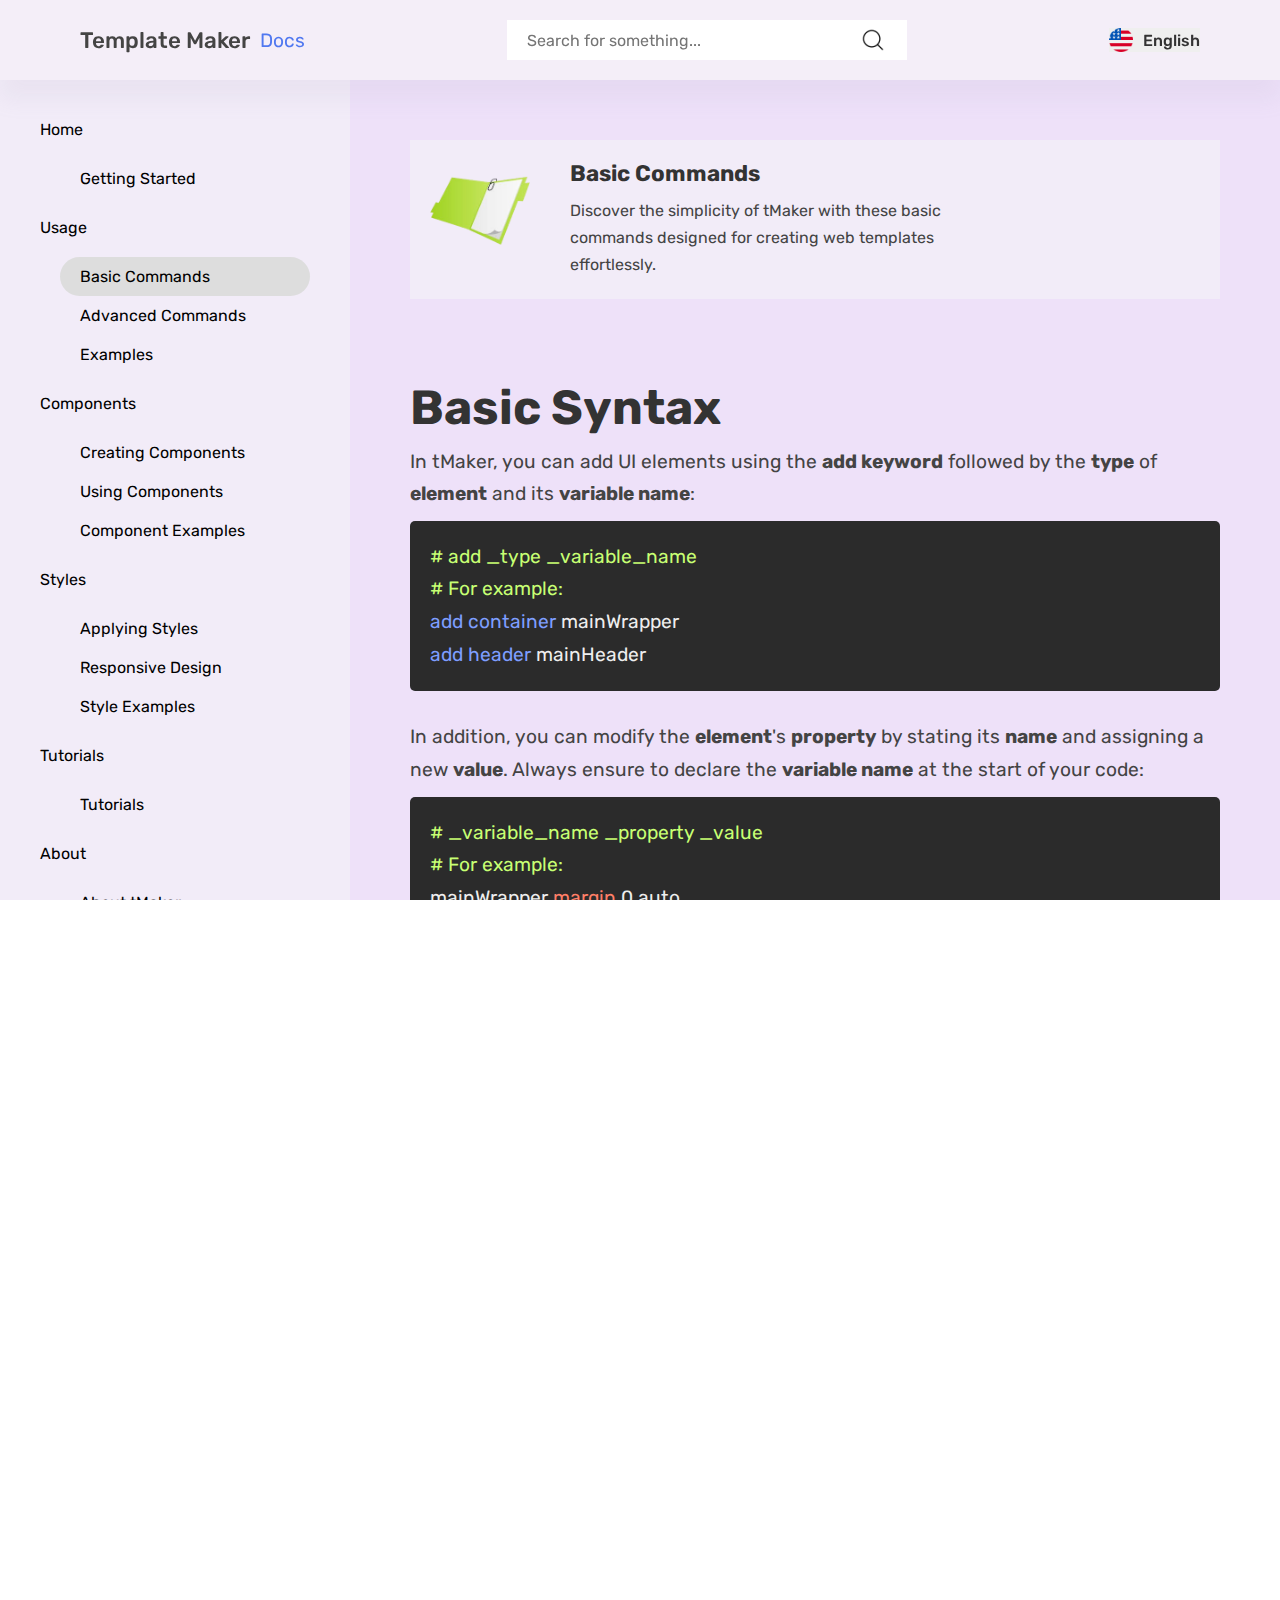
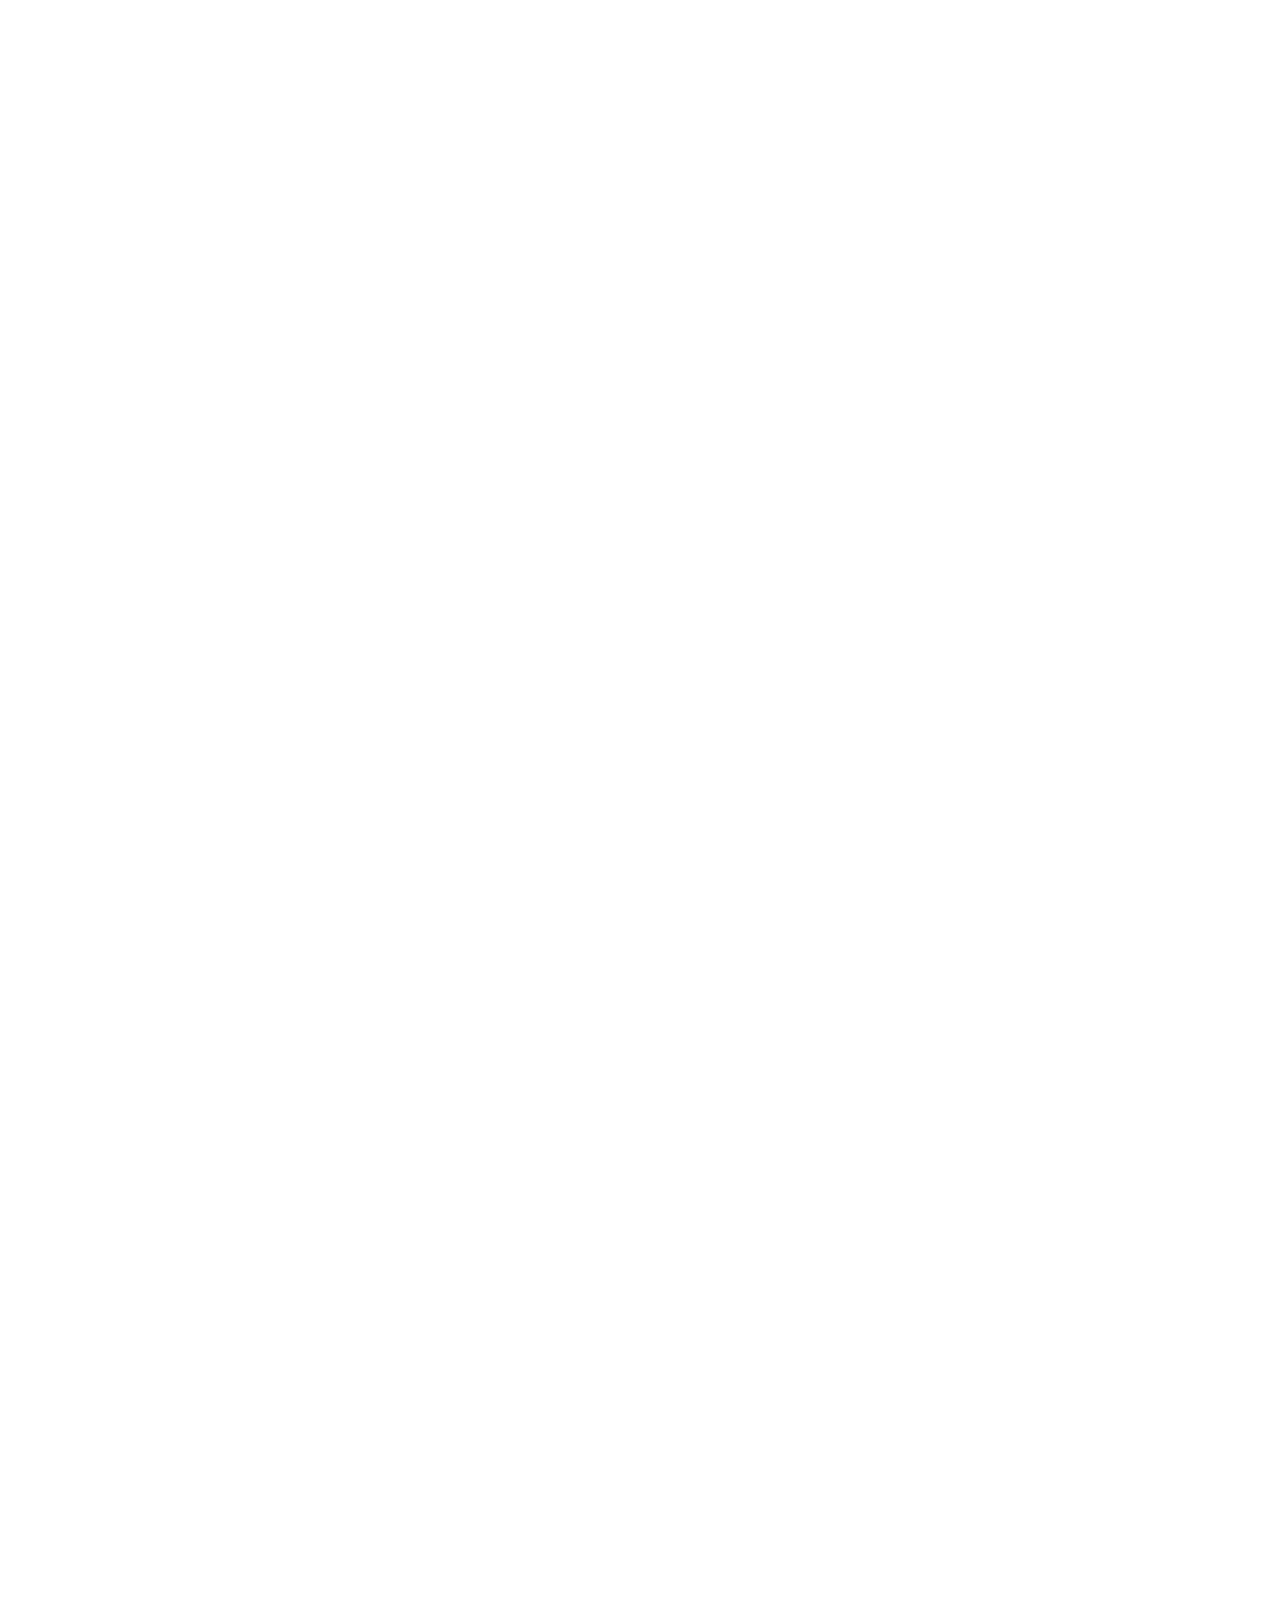
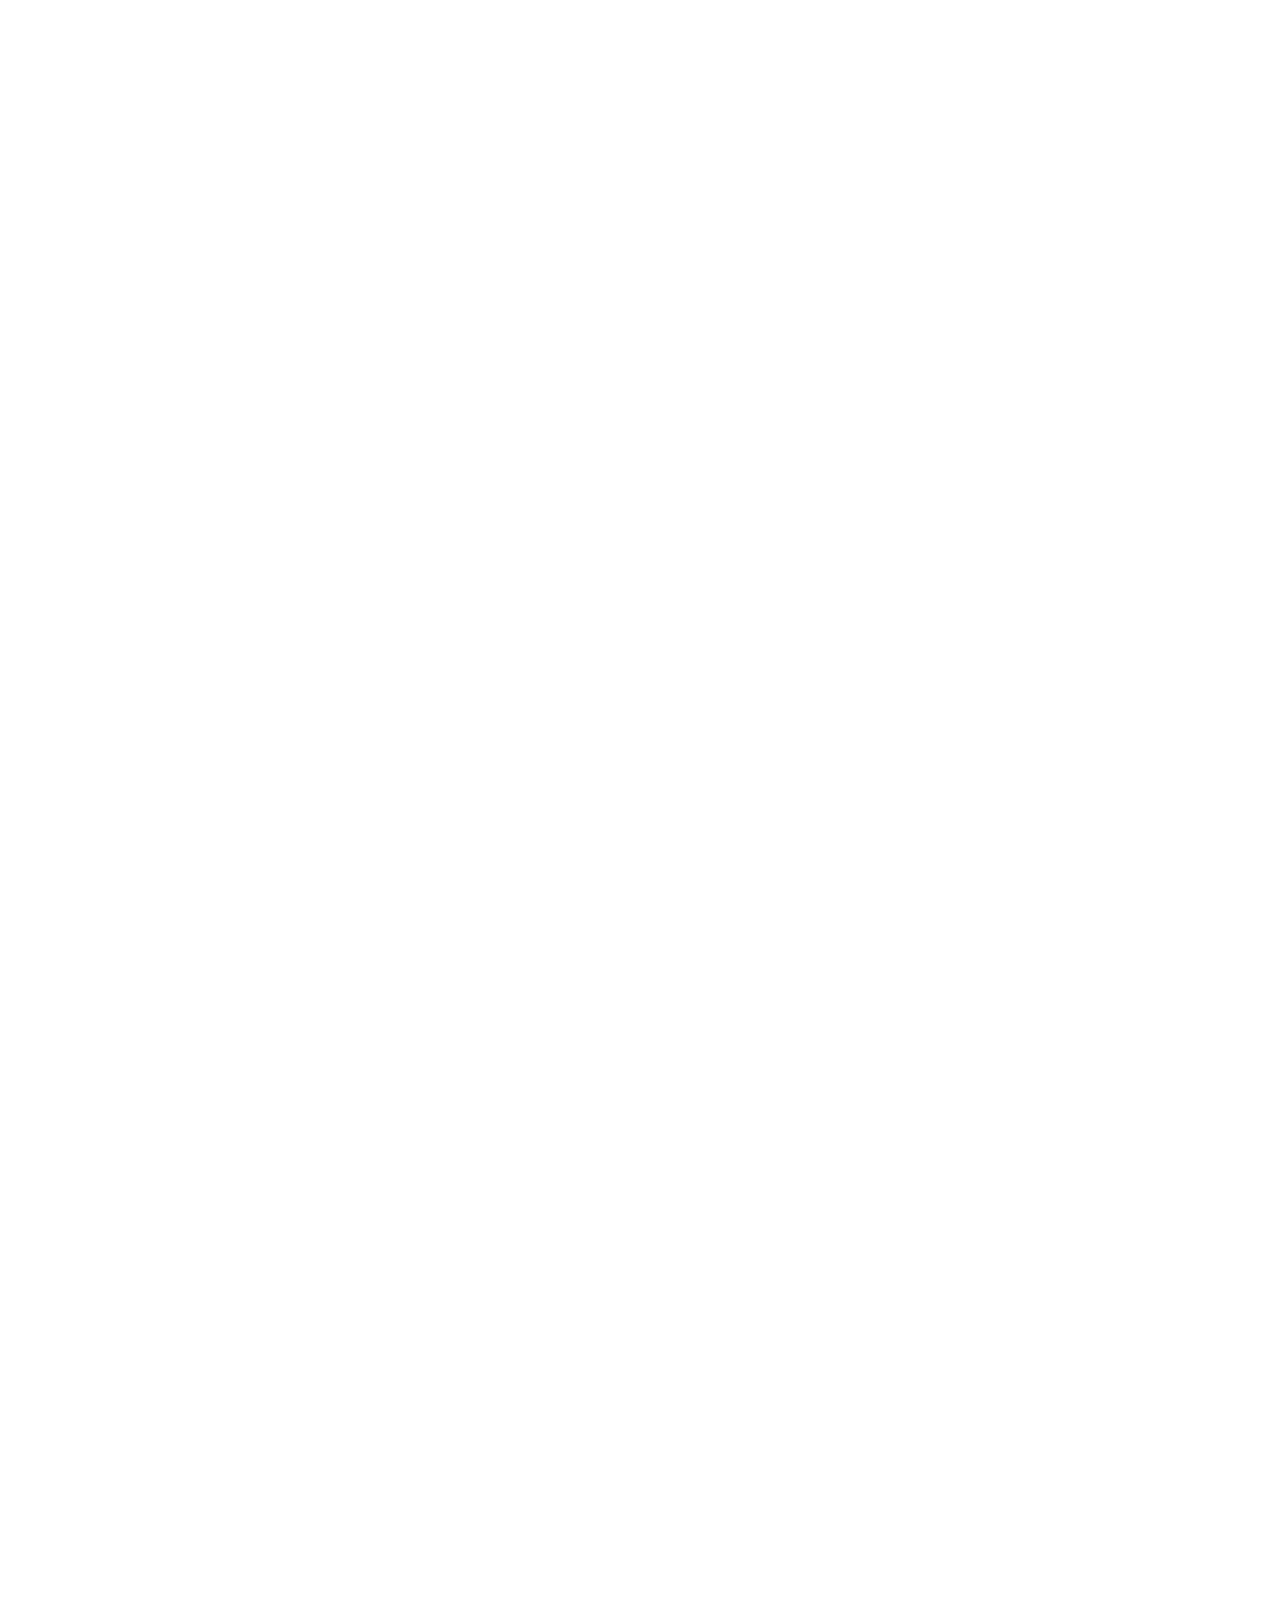
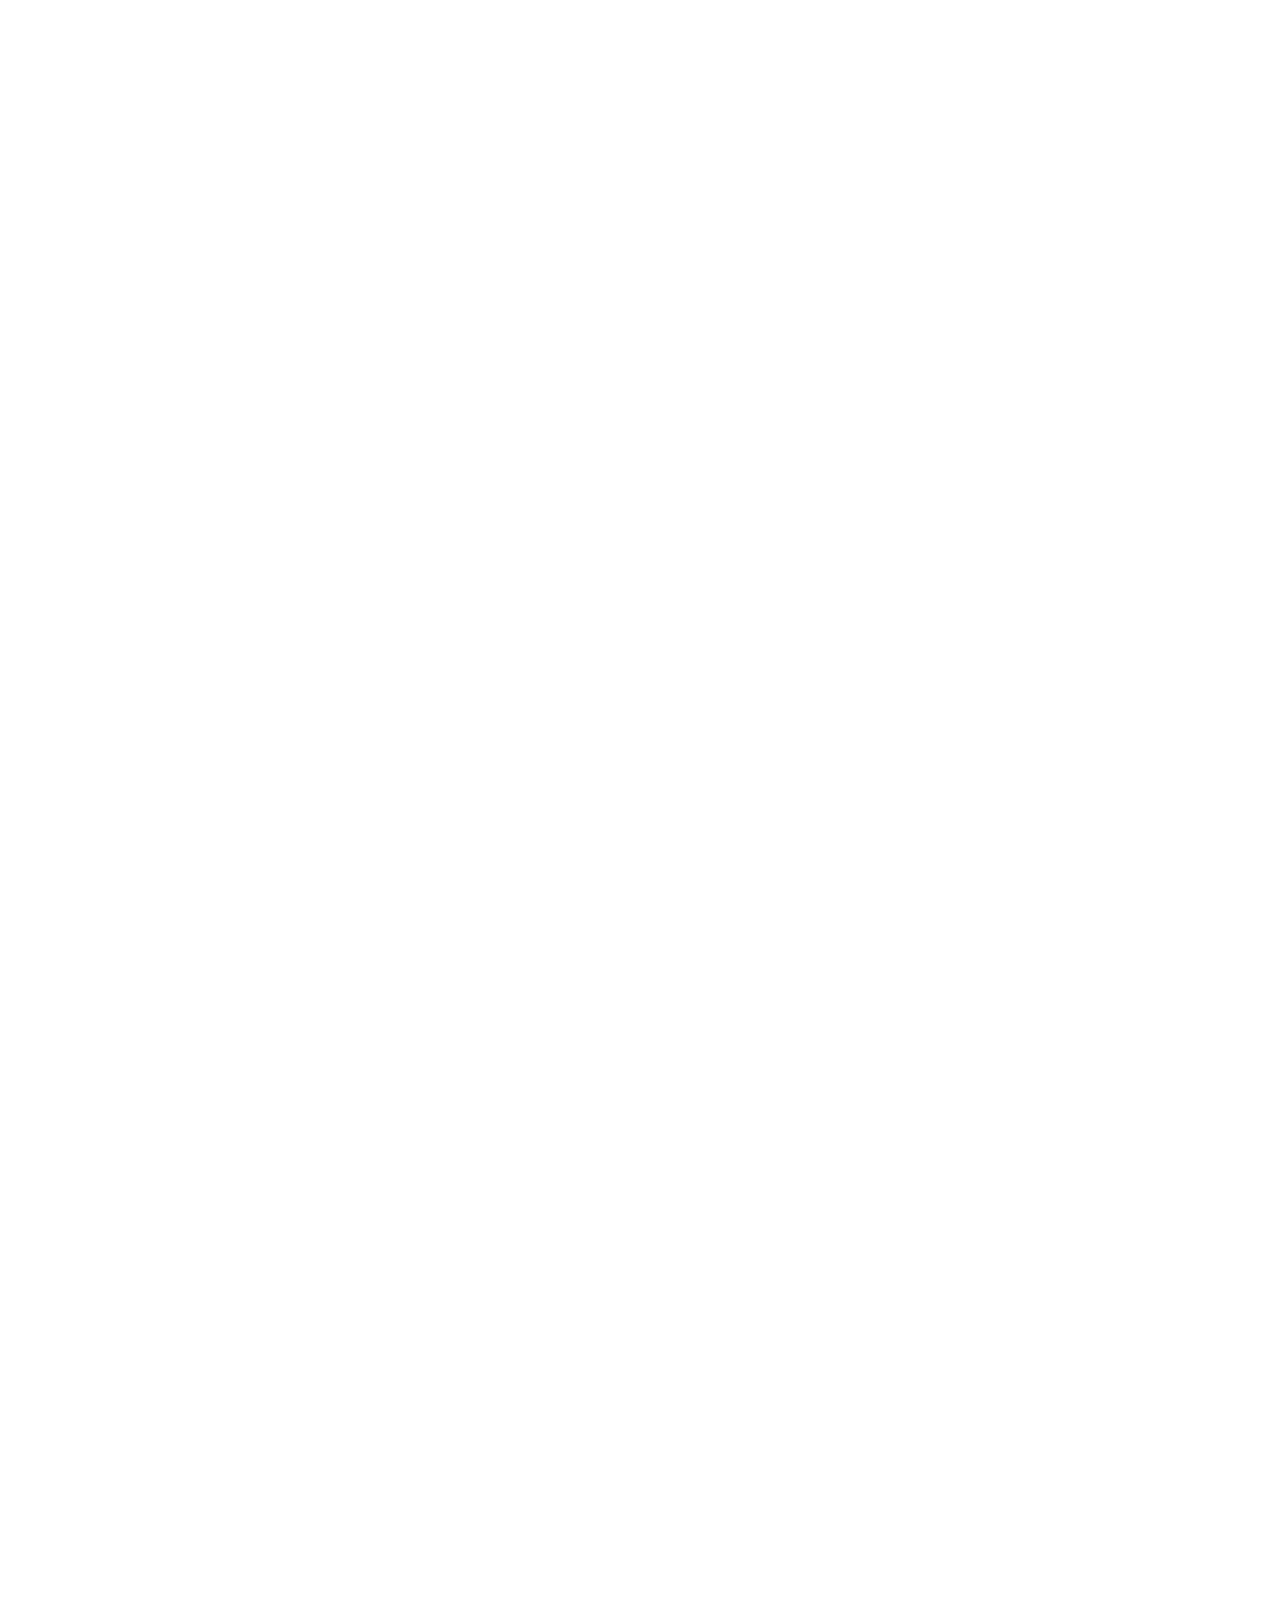
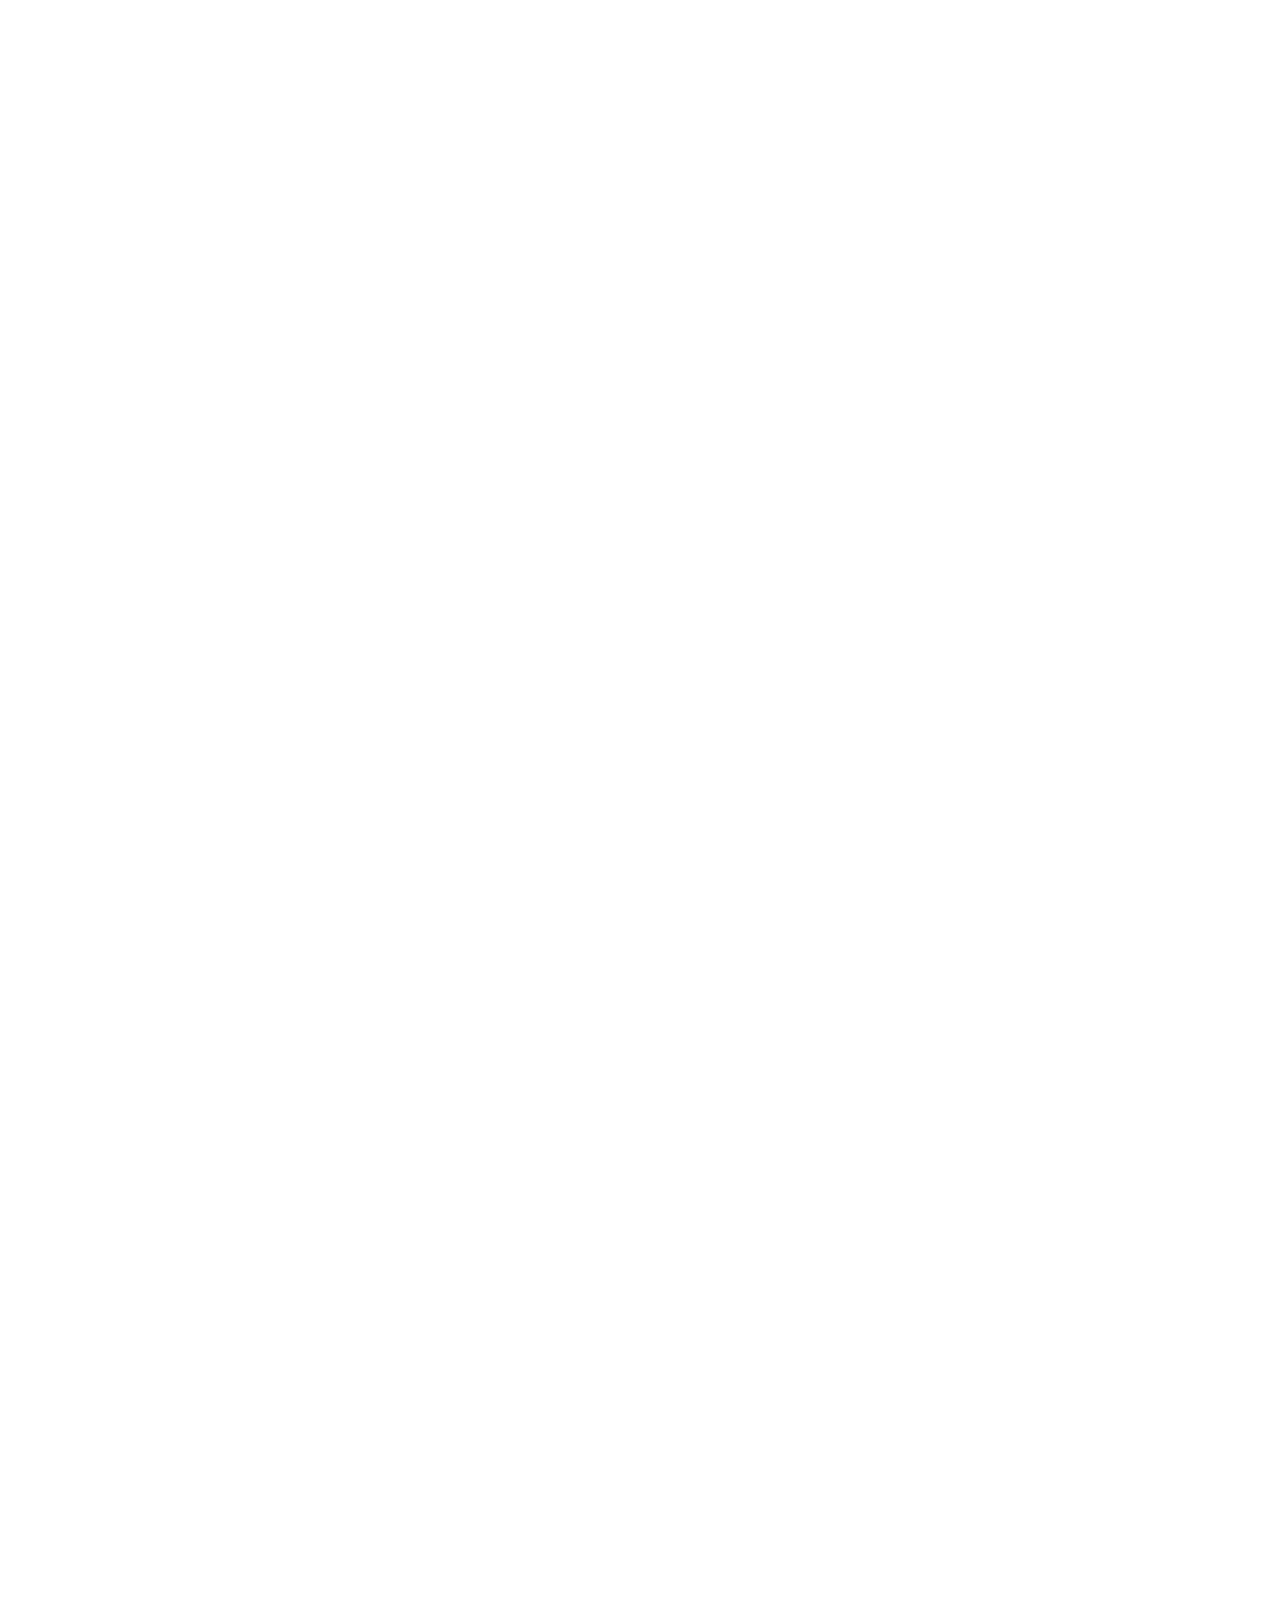
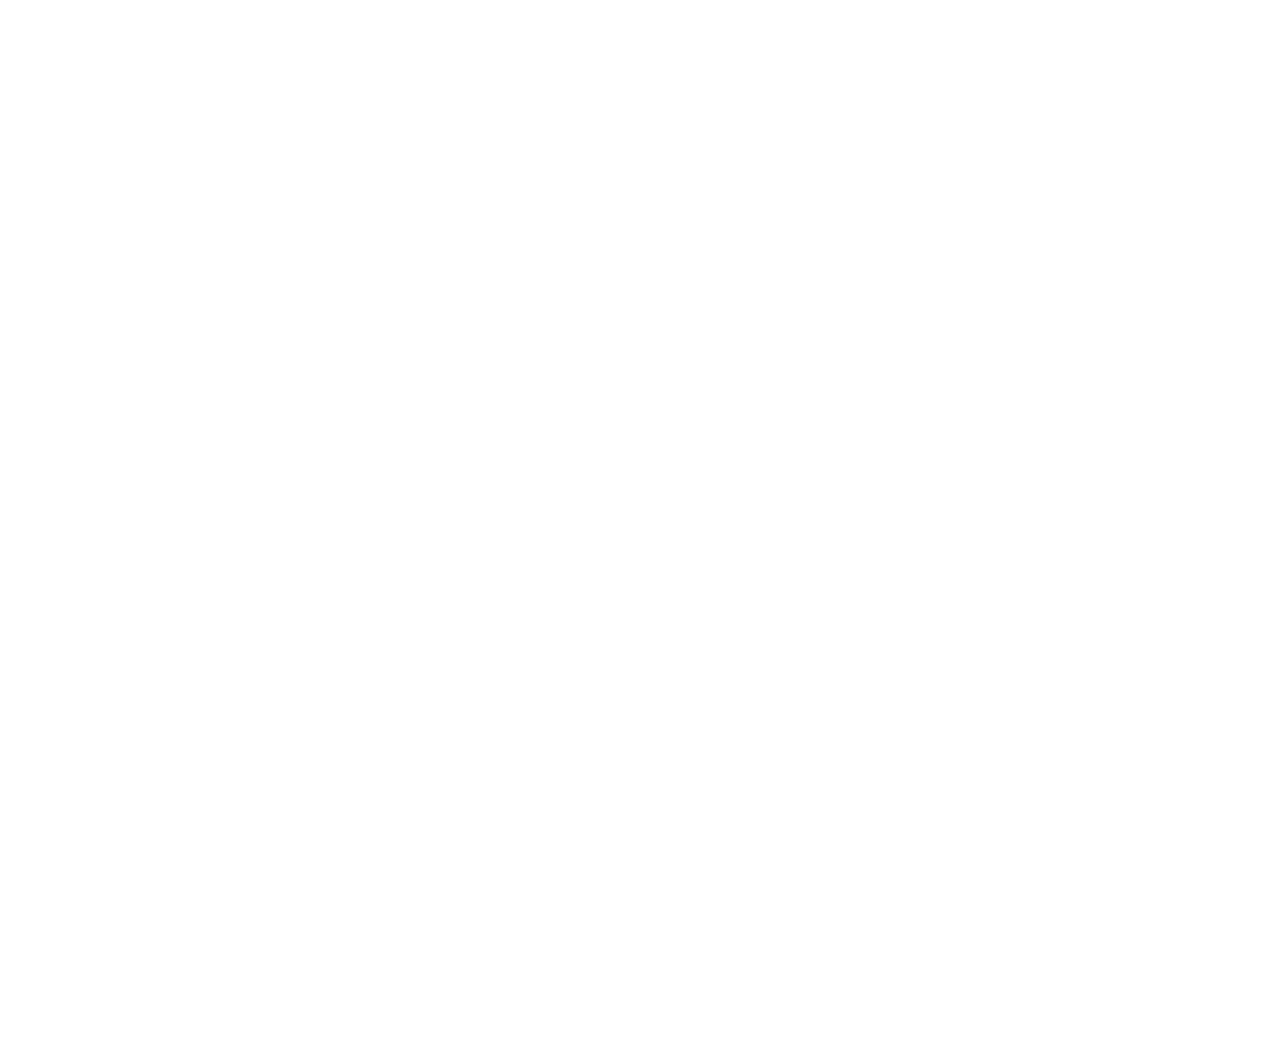
<file: documentation/components/basic-commands.html>
<!DOCTYPE html>
<html lang="en">

<head>
    <meta charset="UTF-8">
    <meta name="viewport" content="width=device-width, initial-scale=1.0">
    <title>Documentation - Basic Commands</title>

    <!-- Stylesheet -->
    <link rel="stylesheet" href="../assets/styles/main.css">
    <link rel="stylesheet" href="../assets/styles/queries.css">
</head>

<body>
    <!-- Main Header -->
    <header class="main">
        <!-- Mobile Menu Icon -->
        <img id="mobile-menu" onclick="openSidebar()" src="../assets/icons/menu.png" alt="Menu">

        <!-- Title Container -->
        <div id="header-title-container" class="row aitems-center gap10">
            <div class="title">Template Maker</div>
            <div class="description">Docs</div>
        </div>

        <!-- Searchbar -->
        <div class="search-bar">
            <input id="search-input" type="text" placeholder="Search for something...">
            <img src="../assets/icons/search.png" alt="Search">

            <!-- Suggestions Box -->
            <div class="suggestions">
                <div class="item unclickable">No results</div>
            </div>
        </div>

        <!-- Language Container -->
        <div>
            <button onclick="showPopup('language');" class="row aitems-center gap10 clickable">
                <img id="language-icon" class="icon" src="../assets/icons/english.png" alt="Language">
                <span id="language-label" class="label">English</span>
            </button>
        </div>
    </header>

    <!-- Main -->
    <main>
        <!-- Sidebar -->
        <aside class="sidebar">
            <!-- Mobile Close Sidebar -->
            <div onclick="hideSidebar()" class="close">
                <img src="../assets/icons/close.png" alt="Close">
            </div>

            <nav>
                <ul>
                    <li class="english">Home</li>
                    <li class="french">Accueil</li>
                    <ul>
                        <li class="english"><a href="../index.html">Getting Started</a></li>
                        <li class="french"><a href="../index.html">Commencer</a></li>
                    </ul>
                    <li class="english">Usage</li>
                    <li class="french">Utilisation</li>
                    <ul>
                        <li class="english"><a href="basic-commands.html" class="active">Basic Commands</a></li>
                        <li class="french"><a href="basic-commands.html" class="active">Commandes de base</a></li>
                        <li class="english"><a href="advanced-commands.html">Advanced Commands</a></li>
                        <li class="french"><a href="advanced-commands.html">Commandes avancées</a></li>
                        <li class="english"><a href="examples.html">Examples</a></li>
                        <li class="french"><a href="examples.html">Exemples</a></li>
                    </ul>
                    <li class="english">Components</li>
                    <li class="french">Composants</li>
                    <ul>
                        <li class="english"><a href="creating-components.html">Creating Components</a></li>
                        <li class="french"><a href="creating-components.html">Créer des composants</a></li>
                        <li class="english"><a href="using-components.html">Using Components</a></li>
                        <li class="french"><a href="using-components.html">Utiliser des composants</a></li>
                        <li class="english"><a href="component-examples.html">Component Examples</a></li>
                        <li class="french"><a href="component-examples.html">Exemples de composants</a></li>
                    </ul>
                    <li class="english">Styles</li>
                    <li class="french">Styles</li>
                    <ul>
                        <li class="english"><a href="applying-styles.html">Applying Styles</a></li>
                        <li class="french"><a href="applying-styles.html">Appliquer des styles</a></li>
                        <li class="english"><a href="responsive-design.html">Responsive Design</a></li>
                        <li class="french"><a href="responsive-design.html">Design réactif</a></li>
                        <li class="english"><a href="style-examples.html">Style Examples</a></li>
                        <li class="french"><a href="style-examples.html">Exemples de style</a></li>
                    </ul>
                    <li class="english">Tutorials</li>
                    <li class="french">Tutoriels</li>
                    <ul>
                        <li class="english"><a href="tutorials.html">Tutorials</a></li>
                        <li class="french"><a href="tutorials.html">Tutoriels</a></li>
                    </ul>
                    <li class="english">About</li>
                    <li class="french">À propos</li>
                    <ul>
                        <li class="english"><a href="about-tmaker.html">About tMaker</a></li>
                        <li class="french"><a href="about-tmaker.html">À propos de tMaker</a></li>
                        <li class="english"><a href="about-developer.html">About the Developer</a></li>
                        <li class="french"><a href="about-developer.html">À propos du développeur</a></li>
                    </ul>
                </ul>
            </nav>
        </aside>

        <!-- Main Content -->
        <div class="main-content">
            <!-- Inner Container -->
            <div class="inner">
                <!-- Header Container -->
                <header class="row aitems-center jcontent-center gap40">
                    <!-- Display Container -->
                    <div class="display-content">
                        <img src="../assets/images/documentation.png" alt="Documentation">
                    </div>

                    <!-- Text Container -->
                    <div class="text-content column gap10">
                        <h2 class="english">Basic Commands</h2>
                        <h2 class="french">Commandes de base</h2>
                        <p class="english">
                            Discover the simplicity of tMaker with these basic commands designed for creating web
                            templates effortlessly.</p>
                        <p class="french">
                            Découvrez la simplicité de tMaker avec ces commandes de base conçues pour créer des modèles
                            de site web facilement.</p>
                    </div>
                </header>

                <!-- Content Container -->
                <div class="informative column gap80">
                    <!-- Syntax Section -->
                    <section class="block column gap10">
                        <h3 class="english">Basic Syntax</h3>
                        <h3 class="french">Syntaxe de Base</h3>

                        <!-- Adding Elements -->
                        <p class="english">
                            In tMaker, you can add UI elements using the <strong>add keyword</strong> followed by the
                            <strong>type</strong> of <strong>element</strong> and its <strong>variable name</strong>:
                        </p>
                        <p class="french">
                            Avec tMaker, vous pouvez ajouter des éléments d'interface utilisateur en utilisant le
                            mot-clé <strong>add</strong> suivi du <strong>type</strong> d'<strong>élément</strong> et de
                            son <strong>nom</strong> de <strong>variable</strong> :
                        </p>

                        <div class="console">
                            <p class="english">
                                <code><span class="comment"># add _type _variable_name</span></code>
                                <code><span class="comment"># For example:</span></code>
                                <code><span class="keyword">add</span> <span class="type">container</span> <span class="variable">mainWrapper</span></code>
                                <code><span class="keyword">add</span> <span class="type">header</span> <span class="variable">mainHeader</span></code>
                            </p>
                            <p class="french">
                                <code><span class="comment"># add _type _variable_name</span></code>
                                <code><span class="comment"># Par exemple :</span></code>
                                <code><span class="keyword">add</span> <span class="type">container</span> <span class="variable">mainWrapper</span></code>
                                <code><span class="keyword">add</span> <span class="type">header</span> <span class="variable">mainHeader</span></code>
                            </p>
                        </div>

                        <!-- Assigning Values to Element's Properties -->
                        <p class="english" style="margin-top: 20px;">
                            In addition, you can modify the <strong>element</strong>'s <strong>property</strong> by
                            stating its <strong>name</strong> and assigning a new
                            <strong>value</strong>. Always ensure to declare the <strong>variable name</strong> at the
                            start of your code:
                        </p>
                        <p class="french" style="margin-top: 20px;">
                            De plus, vous pouvez modifier la <strong>propriété</strong> de <strong>l'élément</strong> en
                            indiquant son <strong>nom</strong> suivi de sa
                            <strong>valeur</strong>. Assurez-vous toujours de spécifier le <strong>nom</strong> de la
                            <strong>variable</strong> au début du code:
                        </p>

                        <div class="console">
                            <p class="english">
                                <code><span class="comment"># _variable_name _property _value</span></code>
                                <code><span class="comment"># For example:</span></code>
                                <code><span class="text">mainWrapper</span> <span class="property">margin</span> <span class="text">0 auto</span></code>
                                <code><span class="text">mainHeader</span> <span class="property">padding</span> <span class="text">40px</span></code>
                            </p>
                            <p class="french">
                                <code><span class="comment"># _variable_name _property _value</span></code>
                                <code><span class="comment"># Par exemple :</span></code>
                                <code><span class="text">mainWrapper</span> <span class="property">margin</span> <span class="text">0 auto</span></code>
                                <code><span class="text">mainHeader</span> <span class="property">padding</span> <span class="text">40px</span></code>
                            </p>
                        </div>

                        <!-- Assigning Parent to an Element -->
                        <p class="english" style="margin-top: 20px;">
                            To assign a <strong>parent</strong> to an <strong>element</strong>, use the <strong>keywords
                                "parent of"</strong>. You need to specify the <strong>parent variable name</strong> at
                            the beginning of the code and the <strong>child variable name</strong> at the end:
                        </p>
                        <p class="french" style="margin-top: 20px;">
                            Pour assigner un <strong>parent</strong> à un <strong>élément</strong>, utilisez les
                            <strong>mots-clés "parent de"</strong>. Vous devez spécifier le <strong>nom </strong> de la
                            <strong> variable
                                parent</strong> au début du code et le <strong>nom</strong> de la <strong>variable
                                enfant</strong> à la
                            fin:
                        </p>

                        <div class="console">
                            <p class="english">
                                <code><span class="comment"># _parent_variable_name parent of _child_variable_name</span></code>
                                <code><span class="comment"># For example:</span></code>
                                <code><span class="text">mainWrapper</span> <span class="keyword">parent of</span> <span class="text">mainHeader</span></code>
                            </p>
                            <p class="french">
                                <code><span class="comment"># _parent_variable_name parent of _child_variable_name</span></code>
                                <code><span class="comment"># Par exemple:</span></code>
                                <code><span class="text">mainWrapper</span> <span class="keyword">parent of</span> <span class="text">mainHeader</span></code>
                            </p>
                        </div>
                    </section>

                    <!-- Elements Properties Section -->
                    <section class="block column gap10">
                        <h3 class="english">Elements Properties</h3>
                        <h3 class="french">Propriétés des Éléments</h3>
                        <p class="english">You can check the <a href="applying-styles.html">list of available
                                properties</a> in the <strong>properties section</strong>.</p>
                        <p class="french">Vous pouvez consulter la <a href="applying-styles.html">liste des propriétés
                                disponibles</a> dans la <strong>section des propriétés</strong>.</p>
                    </section>

                    <!-- Available Elements Section -->
                    <section class="block column gap10">
                        <h3 class="english">Available Elements</h3>
                        <h3 class="french">Éléments Disponibles</h3>

                        <!-- Elements Section -->
                        <div class="categories-table block column gap10">
                            <p class="english">Here are the elements that you can add using tMaker:</p>
                            <p class="french">Voici les éléments que vous pouvez ajouter à l'aide de tMaker:</p>

                            <section>
                                <h4 class="english">Containers</h4>
                                <h4 class="french">Conteneurs</h4>
                                <p class="english">Elements that define layout containers.</p>
                                <p class="french">Éléments qui définissent les conteneurs de mise en page.</p>

                                <table>
                                    <thead>
                                        <tr>
                                            <th>Type</th>
                                            <th class="english">HTML Element</th>
                                            <th class="french">Élément HTML</th>
                                        </tr>
                                    </thead>
                                    <tbody>
                                        <tr>
                                            <td>center</td>
                                            <td>div</td>
                                        </tr>
                                        <tr>
                                            <td>column</td>
                                            <td>div</td>
                                        </tr>
                                        <tr>
                                            <td>row</td>
                                            <td>div</td>
                                        </tr>
                                        <tr>
                                            <td>grid</td>
                                            <td>div</td>
                                        </tr>
                                        <tr>
                                            <td>container</td>
                                            <td>div</td>
                                        </tr>
                                    </tbody>
                                </table>
                            </section>

                            <section>
                                <h4 class="english">Lists</h4>
                                <h4 class="french">Listes</h4>
                                <p class="english">Elements that define lists.</p>
                                <p class="french">Éléments qui définissent les listes.</p>

                                <table>
                                    <thead>
                                        <tr>
                                            <th>Type</th>
                                            <th class="english">HTML Element</th>
                                            <th class="french">Élément HTML</th>
                                        </tr>
                                    </thead>
                                    <tbody>
                                        <tr>
                                            <td>ul</td>
                                            <td>ul</td>
                                        </tr>
                                        <tr>
                                            <td>ol</td>
                                            <td>ol</td>
                                        </tr>
                                        <tr>
                                            <td>li</td>
                                            <td>li</td>
                                        </tr>
                                        <tr>
                                            <td>menu</td>
                                            <td>menu</td>
                                        </tr>
                                        <tr>
                                            <td>menuitem</td>
                                            <td>menuitem</td>
                                        </tr>
                                    </tbody>
                                </table>
                            </section>

                            <section>
                                <h4 class="english">Form Elements</h4>
                                <h4 class="french">Éléments de formulaire</h4>
                                <p class="english">Elements that are used in forms.</p>
                                <p class="french">Éléments utilisés dans les formulaires.</p>

                                <table>
                                    <thead>
                                        <tr>
                                            <th>Type</th>
                                            <th class="english">HTML Element</th>
                                            <th class="french">Élément HTML</th>
                                        </tr>
                                    </thead>
                                    <tbody>
                                        <tr>
                                            <td>button</td>
                                            <td>button</td>
                                        </tr>
                                        <tr>
                                            <td>input</td>
                                            <td>input</td>
                                        </tr>
                                        <tr>
                                            <td>textarea</td>
                                            <td>textarea</td>
                                        </tr>
                                        <tr>
                                            <td>select</td>
                                            <td>select</td>
                                        </tr>
                                        <tr>
                                            <td>optgroup</td>
                                            <td>optgroup</td>
                                        </tr>
                                        <tr>
                                            <td>option</td>
                                            <td>option</td>
                                        </tr>
                                        <tr>
                                            <td>fieldset</td>
                                            <td>fieldset</td>
                                        </tr>
                                        <tr>
                                            <td>label</td>
                                            <td>label</td>
                                        </tr>
                                        <tr>
                                            <td>legend</td>
                                            <td>legend</td>
                                        </tr>
                                        <tr>
                                            <td>datalist</td>
                                            <td>datalist</td>
                                        </tr>
                                    </tbody>
                                </table>
                            </section>

                            <section>
                                <h4 class="english">Text and Semantic</h4>
                                <h4 class="french">Texte et sémantique</h4>
                                <p class="english">Elements that define text and semantic structure.</p>
                                <p class="french">Éléments qui définissent le texte et la structure sémantique.</p>

                                <table>
                                    <thead>
                                        <tr>
                                            <th>Type</th>
                                            <th class="english">HTML Element</th>
                                            <th class="french">Élément HTML</th>
                                        </tr>
                                    </thead>
                                    <tbody>
                                        <tr>
                                            <td>p</td>
                                            <td>p</td>
                                        </tr>
                                        <tr>
                                            <td>span</td>
                                            <td>span</td>
                                        </tr>
                                        <tr>
                                            <td>h1</td>
                                            <td>h1</td>
                                        </tr>
                                        <tr>
                                            <td>h2</td>
                                            <td>h2</td>
                                        </tr>
                                        <tr>
                                            <td>h3</td>
                                            <td>h3</td>
                                        </tr>
                                        <tr>
                                            <td>h4</td>
                                            <td>h4</td>
                                        </tr>
                                        <tr>
                                            <td>h5</td>
                                            <td>h5</td>
                                        </tr>
                                        <tr>
                                            <td>h6</td>
                                            <td>h6</td>
                                        </tr>
                                        <tr>
                                            <td>strong</td>
                                            <td>strong</td>
                                        </tr>
                                        <tr>
                                            <td>em</td>
                                            <td>em</td>
                                        </tr>
                                        <tr>
                                            <td>blockquote</td>
                                            <td>blockquote</td>
                                        </tr>
                                        <tr>
                                            <td>q</td>
                                            <td>q</td>
                                        </tr>
                                        <tr>
                                            <td>abbr</td>
                                            <td>abbr</td>
                                        </tr>
                                        <tr>
                                            <td>cite</td>
                                            <td>cite</td>
                                        </tr>
                                        <tr>
                                            <td>code</td>
                                            <td>code</td>
                                        </tr>
                                        <tr>
                                            <td>br</td>
                                            <td>br</td>
                                        </tr>
                                        <tr>
                                            <td>hr</td>
                                            <td>hr</td>
                                        </tr>
                                    </tbody>
                                </table>
                            </section>

                            <section>
                                <h4 class="english">Media</h4>
                                <h4 class="french">Médias</h4>
                                <p class="english">Elements that handle media content.</p>
                                <p class="french">Éléments qui gèrent le contenu multimédia.</p>

                                <table>
                                    <thead>
                                        <tr>
                                            <th>Type</th>
                                            <th class="english">HTML Element</th>
                                            <th class="french">Élément HTML</th>
                                        </tr>
                                    </thead>
                                    <tbody>
                                        <tr>
                                            <td>img</td>
                                            <td>img</td>
                                        </tr>
                                        <tr>
                                            <td>audio</td>
                                            <td>audio</td>
                                        </tr>
                                        <tr>
                                            <td>video</td>
                                            <td>video</td>
                                        </tr>
                                        <tr>
                                            <td>source</td>
                                            <td>source</td>
                                        </tr>
                                        <tr>
                                            <td>track</td>
                                            <td>track</td>
                                        </tr>
                                        <tr>
                                            <td>canvas</td>
                                            <td>canvas</td>
                                        </tr>
                                        <tr>
                                            <td>map</td>
                                            <td>map</td>
                                        </tr>
                                        <tr>
                                            <td>area</td>
                                            <td>area</td>
                                        </tr>
                                        <tr>
                                            <td>figcaption</td>
                                            <td>figcaption</td>
                                        </tr>
                                        <tr>
                                            <td>figure</td>
                                            <td>figure</td>
                                        </tr>
                                    </tbody>
                                </table>
                            </section>

                            <section>
                                <h4 class="english">Metadata</h4>
                                <h4 class="french">Métadonnées</h4>
                                <p class="english">Elements that provide metadata about the document.</p>
                                <p class="french">Éléments qui fournissent des métadonnées sur le document.</p>

                                <table>
                                    <thead>
                                        <tr>
                                            <th>Type</th>
                                            <th class="english">HTML Element</th>
                                            <th class="french">Élément HTML</th>
                                        </tr>
                                    </thead>
                                    <tbody>
                                        <tr>
                                            <td>head</td>
                                            <td>head</td>
                                        </tr>
                                        <tr>
                                            <td>meta</td>
                                            <td>meta</td>
                                        </tr>
                                        <tr>
                                            <td>base</td>
                                            <td>base</td>
                                        </tr>
                                        <tr>
                                            <td>title</td>
                                            <td>title</td>
                                        </tr>
                                        <tr>
                                            <td>link</td>
                                            <td>link</td>
                                        </tr>
                                        <tr>
                                            <td>style</td>
                                            <td>style</td>
                                        </tr>
                                        <tr>
                                            <td>script</td>
                                            <td>script</td>
                                        </tr>
                                        <tr>
                                            <td>noscript</td>
                                            <td>noscript</td>
                                        </tr>
                                    </tbody>
                                </table>
                            </section>

                            <section>
                                <h4 class="english">Table Elements</h4>
                                <h4 class="french">Éléments du tableau</h4>
                                <p class="english">Elements that define tables and their components.</p>
                                <p class="french">Éléments qui définissent les tables et leurs composants.</p>

                                <table>
                                    <thead>
                                        <tr>
                                            <th>Type</th>
                                            <th class="english">HTML Element</th>
                                            <th class="french">Élément HTML</th>
                                        </tr>
                                    </thead>
                                    <tbody>
                                        <tr>
                                            <td>table</td>
                                            <td>table</td>
                                        </tr>
                                        <tr>
                                            <td>caption</td>
                                            <td>caption</td>
                                        </tr>
                                        <tr>
                                            <td>col</td>
                                            <td>col</td>
                                        </tr>
                                        <tr>
                                            <td>colgroup</td>
                                            <td>colgroup</td>
                                        </tr>
                                        <tr>
                                            <td>tbody</td>
                                            <td>tbody</td>
                                        </tr>
                                        <tr>
                                            <td>thead</td>
                                            <td>thead</td>
                                        </tr>
                                        <tr>
                                            <td>tfoot</td>
                                            <td>tfoot</td>
                                        </tr>
                                        <tr>
                                            <td>tr</td>
                                            <td>tr</td>
                                        </tr>
                                        <tr>
                                            <td>td</td>
                                            <td>td</td>
                                        </tr>
                                        <tr>
                                            <td>th</td>
                                            <td>th</td>
                                        </tr>
                                        <tr>
                                            <td>colgroup</td>
                                            <td>colgroup</td>
                                        </tr>
                                    </tbody>
                                </table>
                            </section>

                            <section>
                                <h4 class="english">Interactive Elements</h4>
                                <h4 class="french">Éléments interactifs</h4>
                                <p class="english">Elements that provide interactive functionality.</p>
                                <p class="french">Éléments qui fournissent des fonctionnalités interactives.</p>

                                <table>
                                    <thead>
                                        <tr>
                                            <th>Type</th>
                                            <th class="english">HTML Element</th>
                                            <th class="french">Élément HTML</th>
                                        </tr>
                                    </thead>
                                    <tbody>
                                        <tr>
                                            <td>a</td>
                                            <td>a</td>
                                        </tr>
                                        <tr>
                                            <td>button</td>
                                            <td>button</td>
                                        </tr>
                                        <tr>
                                            <td>details</td>
                                            <td>details</td>
                                        </tr>
                                        <tr>
                                            <td>dialog</td>
                                            <td>dialog</td>
                                        </tr>
                                        <tr>
                                            <td>summary</td>
                                            <td>summary</td>
                                        </tr>
                                        <tr>
                                            <td>menu</td>
                                            <td>menu</td>
                                        </tr>
                                        <tr>
                                            <td>menuitem</td>
                                            <td>menuitem</td>
                                        </tr>
                                        <tr>
                                            <td>slot</td>
                                            <td>slot</td>
                                        </tr>
                                    </tbody>
                                </table>
                            </section>

                            <section>
                                <h4 class="english">Scripting</h4>
                                <h4 class="french">Script</h4>
                                <p class="english">Elements related to scripting and dynamic content.</p>
                                <p class="french">Éléments liés au scripting et au contenu dynamique.</p>

                                <table>
                                    <thead>
                                        <tr>
                                            <th>Type</th>
                                            <th class="english">HTML Element</th>
                                            <th class="french">Élément HTML</th>
                                        </tr>
                                    </thead>
                                    <tbody>
                                        <tr>
                                            <td>script</td>
                                            <td>script</td>
                                        </tr>
                                        <tr>
                                            <td>noscript</td>
                                            <td>noscript</td>
                                        </tr>
                                        <tr>
                                            <td>template</td>
                                            <td>template</td>
                                        </tr>
                                    </tbody>
                                </table>
                            </section>

                            <section>
                                <h4 class="english">Embedded Content</h4>
                                <h4 class="french">Contenu intégré</h4>
                                <p class="english">Elements that embed external content.</p>
                                <p class="french">Éléments qui intègrent du contenu externe.</p>

                                <table>
                                    <thead>
                                        <tr>
                                            <th>Type</th>
                                            <th class="english">HTML Element</th>
                                            <th class="french">Élément HTML</th>
                                        </tr>
                                    </thead>
                                    <tbody>
                                        <tr>
                                            <td>iframe</td>
                                            <td>iframe</td>
                                        </tr>
                                        <tr>
                                            <td>embed</td>
                                            <td>embed</td>
                                        </tr>
                                        <tr>
                                            <td>object</td>
                                            <td>object</td>
                                        </tr>
                                        <tr>
                                            <td>param</td>
                                            <td>param</td>
                                        </tr>
                                        <tr>
                                            <td>picture</td>
                                            <td>picture</td>
                                        </tr>
                                        <tr>
                                            <td>source</td>
                                            <td>source</td>
                                        </tr>
                                    </tbody>
                                </table>
                            </section>

                            <section>
                                <h4 class="english">Obsolete and Deprecated Elements</h4>
                                <h4 class="french">Éléments obsolètes et dépréciés</h4>
                                <p class="english">Elements that are obsolete or deprecated in HTML.</p>
                                <p class="french">Éléments qui sont obsolètes ou dépréciés en HTML.</p>

                                <table>
                                    <thead>
                                        <tr>
                                            <th>Type</th>
                                            <th class="english">HTML Element</th>
                                            <th class="french">Élément HTML</th>
                                        </tr>
                                    </thead>
                                    <tbody>
                                        <tr>
                                            <td>basefont</td>
                                            <td>basefont</td>
                                        </tr>
                                        <tr>
                                            <td>font</td>
                                            <td>font</td>
                                        </tr>
                                        <tr>
                                            <td>big</td>
                                            <td>big</td>
                                        </tr>
                                        <tr>
                                            <td>strike</td>
                                            <td>strike</td>
                                        </tr>
                                        <tr>
                                            <td>tt</td>
                                            <td>tt</td>
                                        </tr>
                                        <tr>
                                            <td>center</td>
                                            <td>center</td>
                                        </tr>
                                    </tbody>
                                </table>
                            </section>

                            <section>
                                <h4 class="english">Formattings</h4>
                                <h4 class="french">Mise en forme</h4>
                                <p class="english">Elements related to text formatting and styling.</p>
                                <p class="french">Éléments liés à la mise en forme et au style du texte.</p>

                                <table>
                                    <thead>
                                        <tr>
                                            <th>Type</th>
                                            <th class="english">HTML Element</th>
                                            <th class="french">Élément HTML</th>
                                        </tr>
                                    </thead>
                                    <tbody>
                                        <tr>
                                            <td>b</td>
                                            <td>b</td>
                                        </tr>
                                        <tr>
                                            <td>u</td>
                                            <td>u</td>
                                        </tr>
                                        <tr>
                                            <td>i</td>
                                            <td>i</td>
                                        </tr>
                                        <tr>
                                            <td>s</td>
                                            <td>s</td>
                                        </tr>
                                        <tr>
                                            <td>mark</td>
                                            <td>mark</td>
                                        </tr>
                                        <tr>
                                            <td>small</td>
                                            <td>small</td>
                                        </tr>
                                        <tr>
                                            <td>sub</td>
                                            <td>sub</td>
                                        </tr>
                                        <tr>
                                            <td>sup</td>
                                            <td>sup</td>
                                        </tr>
                                        <tr>
                                            <td>rp</td>
                                            <td>rp</td>
                                        </tr>
                                        <tr>
                                            <td>rt</td>
                                            <td>rt</td>
                                        </tr>
                                        <tr>
                                            <td>rtc</td>
                                            <td>rtc</td>
                                        </tr>
                                        <tr>
                                            <td>ruby</td>
                                            <td>ruby</td>
                                        </tr>
                                    </tbody>
                                </table>
                            </section>

                            <section>
                                <h4 class="english">Other Elements</h4>
                                <h4 class="french">Autres éléments</h4>
                                <p class="english">Other HTML elements.</p>
                                <p class="french">Autres éléments HTML.</p>

                                <table>
                                    <thead>
                                        <tr>
                                            <th>Type</th>
                                            <th class="english">HTML Element</th>
                                            <th class="french">Élément HTML</th>
                                        </tr>
                                    </thead>
                                    <tbody>
                                        <tr>
                                            <td>details</td>
                                            <td>details</td>
                                        </tr>
                                        <tr>
                                            <td>dialog</td>
                                            <td>dialog</td>
                                        </tr>
                                        <tr>
                                            <td>meter</td>
                                            <td>meter</td>
                                        </tr>
                                        <tr>
                                            <td>progress</td>
                                            <td>progress</td>
                                        </tr>
                                        <tr>
                                            <td>output</td>
                                            <td>output</td>
                                        </tr>
                                        <tr>
                                            <td>wbr</td>
                                            <td>wbr</td>
                                        </tr>
                                    </tbody>
                                </table>
                            </section>
                        </div>
                    </section>
                </div>
            </div>
        </div>
    </main>

    <!-- Popups -->
    <div id="popups">
        <div id="language" class="popup">
            <header>
                <h2>Language</h2>
                <img onclick="hidePopup('language');" src="../assets/icons/close.png" alt="Close">
            </header>
            <ul>
                <li onclick="changeLanguage('english')">English</li>
                <li onclick="changeLanguage('french')">Français</li>
            </ul>
        </div>
    </div>

    <!-- Javascript -->
    <script src="../assets/scripts/main.js"></script>
</body>

</html>
</file>
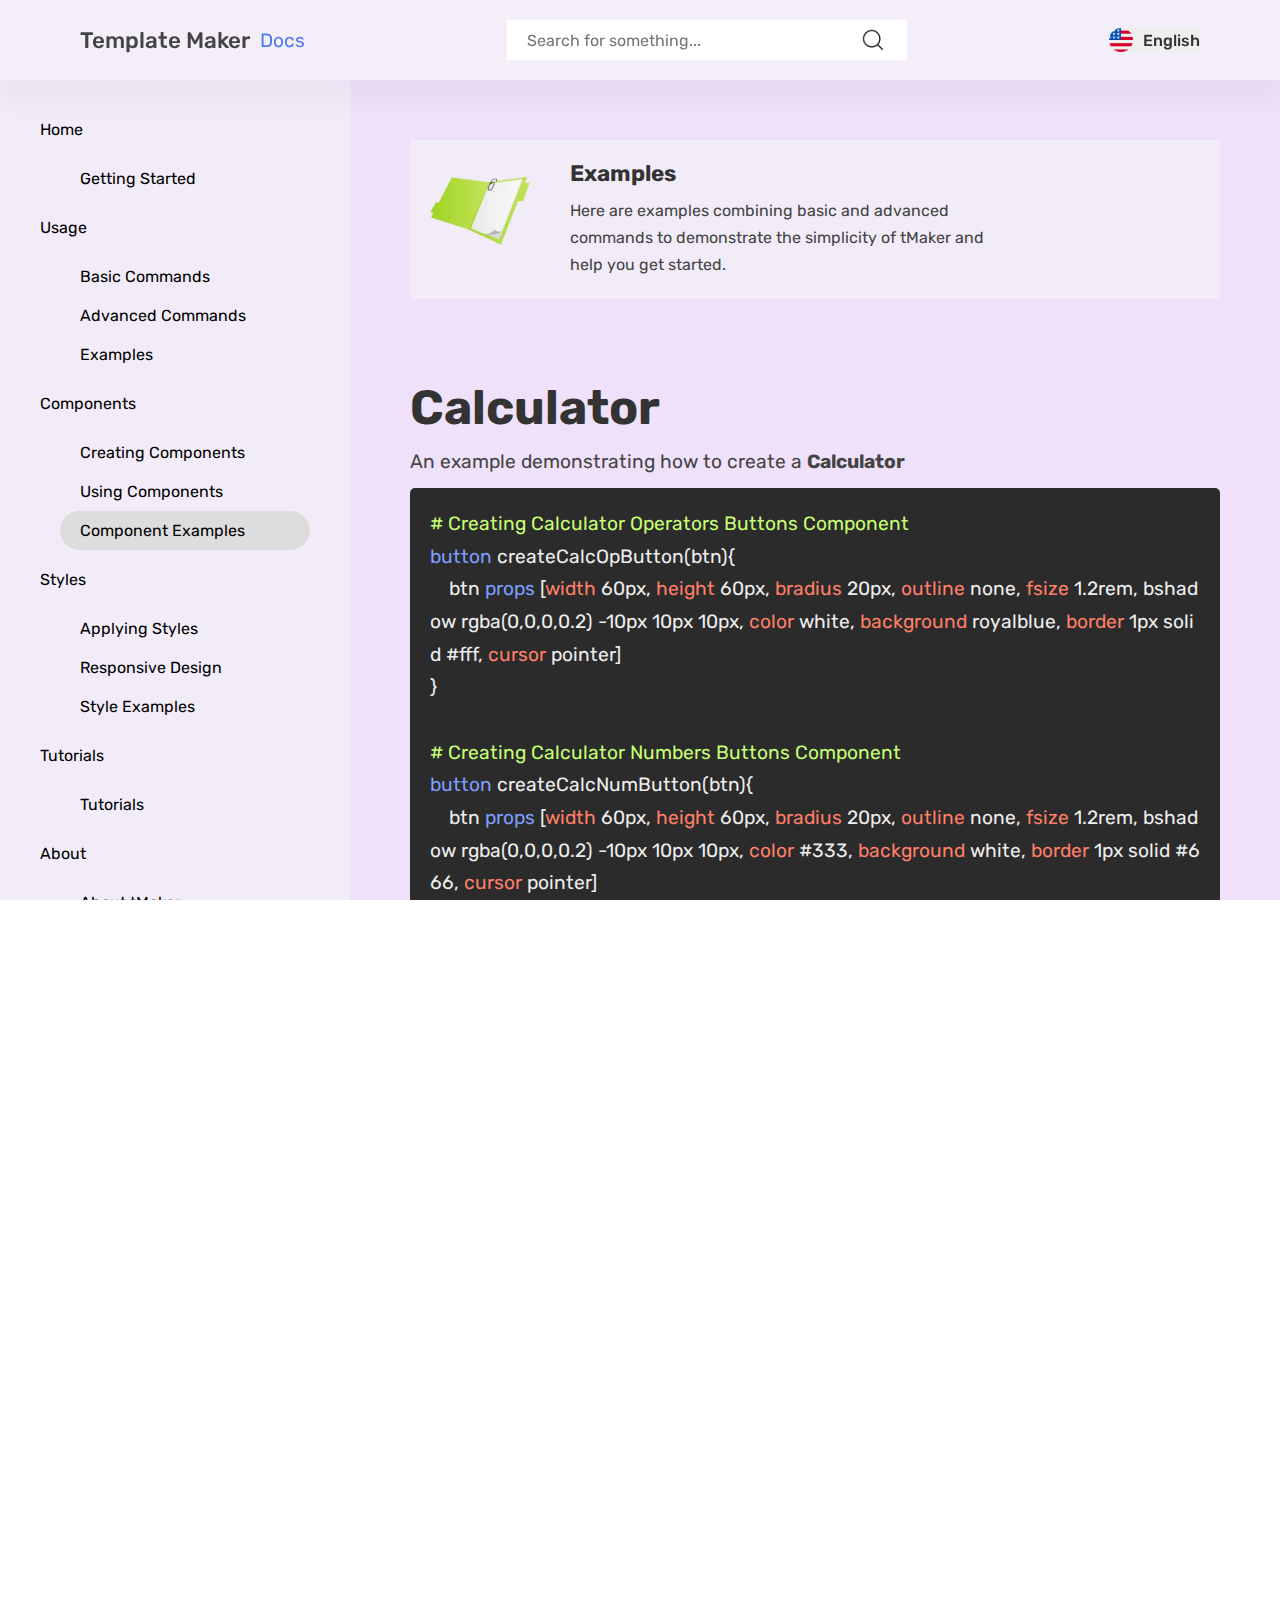
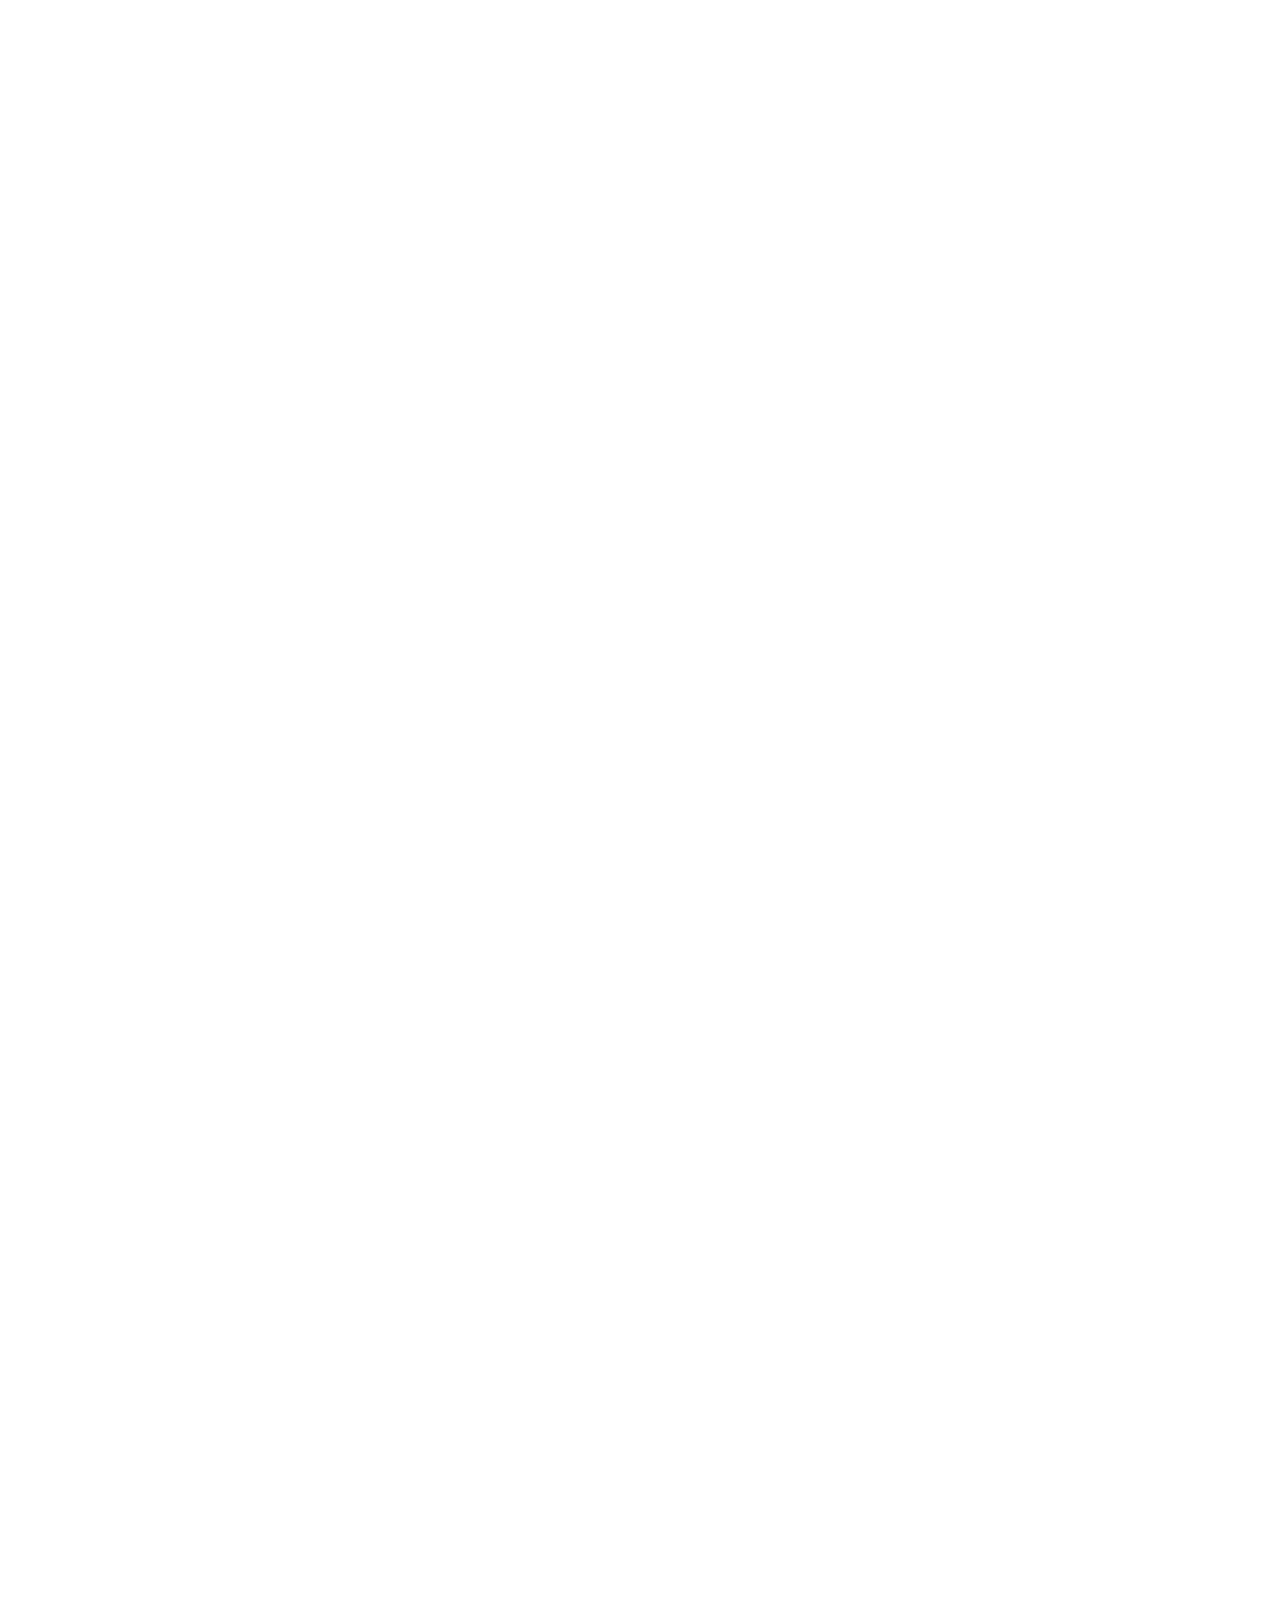
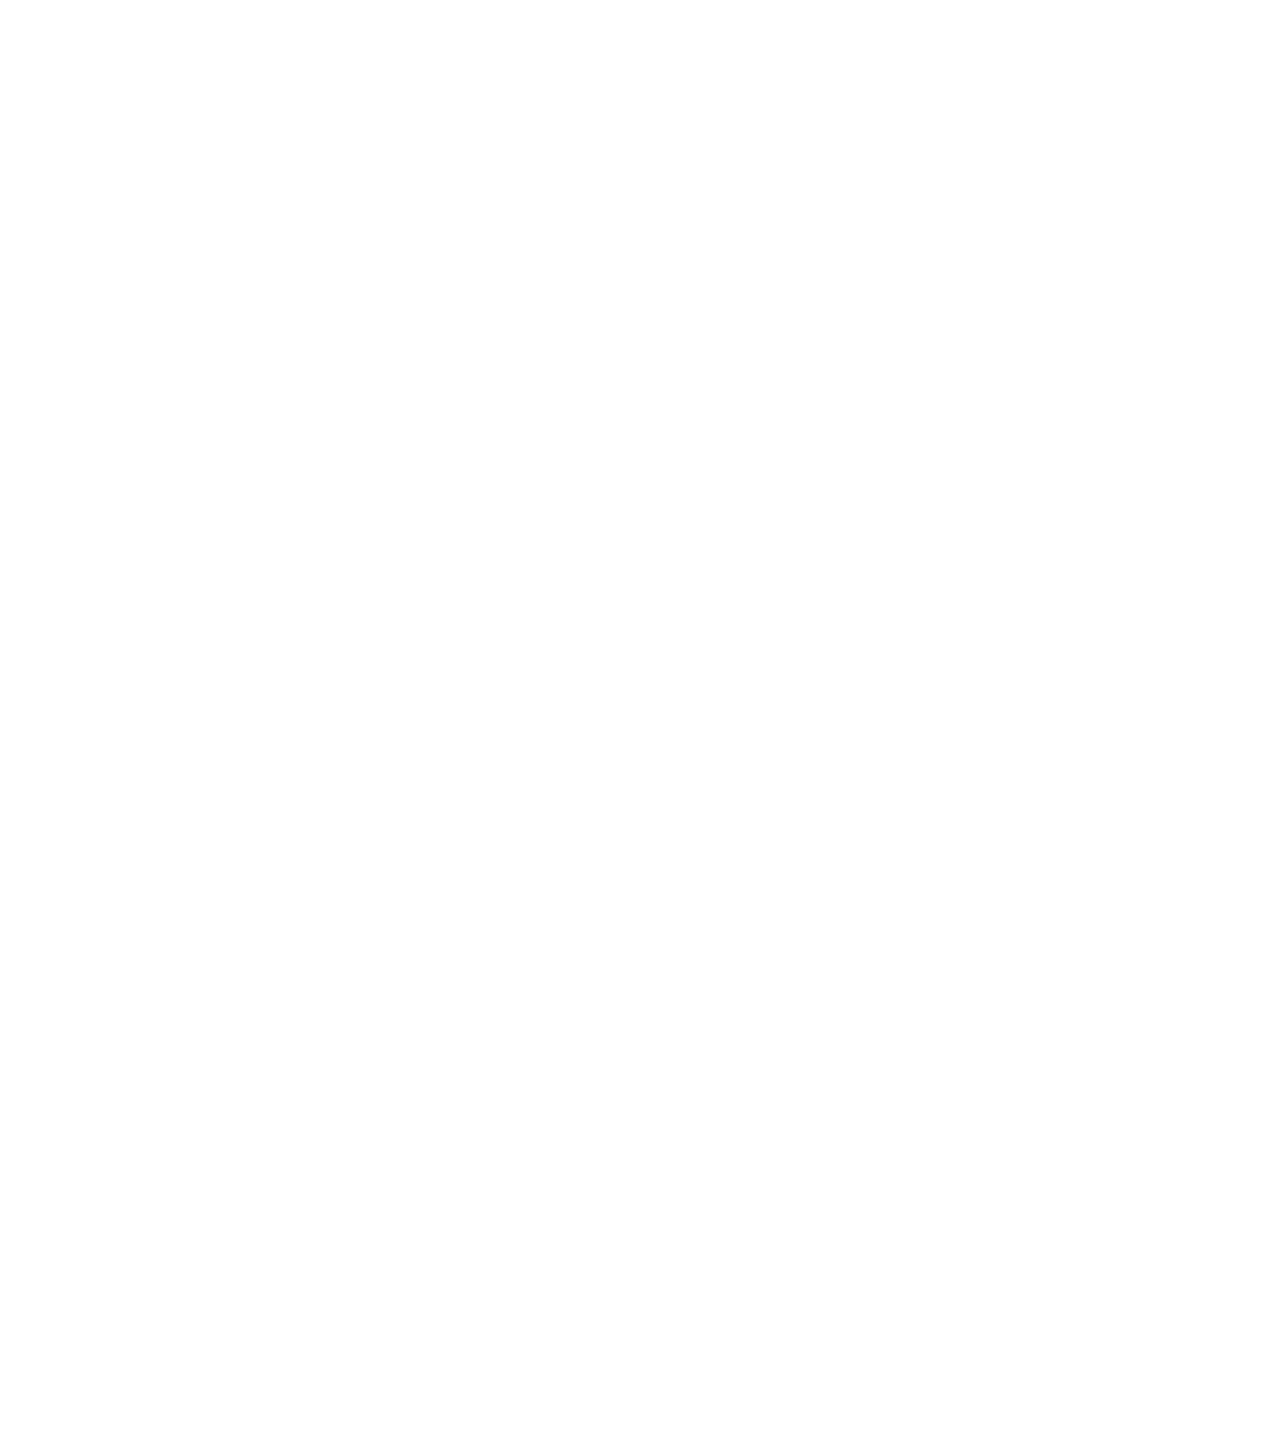
<file: documentation/components/component-examples.html>
<!DOCTYPE html>
<html lang="en">

<head>
    <meta charset="UTF-8">
    <meta name="viewport" content="width=device-width, initial-scale=1.0">
    <title>Documentation - Component Examples</title>

    <!-- Stylesheet -->
    <link rel="stylesheet" href="../assets/styles/main.css">
    <link rel="stylesheet" href="../assets/styles/queries.css">
</head>

<body>
    <!-- Main Header -->
    <header class="main">
        <!-- Mobile Menu Icon -->
        <img id="mobile-menu" onclick="openSidebar()" src="../assets/icons/menu.png" alt="Menu">

        <!-- Title Container -->
        <div id="header-title-container" class="row aitems-center gap10">
            <div class="title">Template Maker</div>
            <div class="description">Docs</div>
        </div>

        <!-- Searchbar -->
        <div class="search-bar">
            <input id="search-input" type="text" placeholder="Search for something...">
            <img src="../assets/icons/search.png" alt="Search">

            <!-- Suggestions Box -->
            <div class="suggestions">
                <div class="item unclickable">No results</div>
            </div>
        </div>

        <!-- Language Container -->
        <div>
            <button onclick="showPopup('language');" class="row aitems-center gap10 clickable">
                <img id="language-icon" class="icon" src="../assets/icons/english.png" alt="Language">
                <span id="language-label" class="label">English</span>
            </button>
        </div>
    </header>

    <!-- Main -->
    <main>
        <!-- Sidebar -->
        <aside class="sidebar">
            <!-- Mobile Close Sidebar -->
            <div onclick="hideSidebar()" class="close">
                <img src="../assets/icons/close.png" alt="Close">
            </div>

            <nav>
                <ul>
                    <li class="english">Home</li>
                    <li class="french">Accueil</li>
                    <ul>
                        <li class="english"><a href="../index.html">Getting Started</a></li>
                        <li class="french"><a href="../index.html">Commencer</a></li>
                    </ul>
                    <li class="english">Usage</li>
                    <li class="french">Utilisation</li>
                    <ul>
                        <li class="english"><a href="basic-commands.html">Basic Commands</a></li>
                        <li class="french"><a href="basic-commands.html">Commandes de base</a></li>
                        <li class="english"><a href="advanced-commands.html">Advanced Commands</a></li>
                        <li class="french"><a href="advanced-commands.html">Commandes avancées</a></li>
                        <li class="english"><a href="examples.html">Examples</a></li>
                        <li class="french"><a href="examples.html">Exemples</a></li>
                    </ul>
                    <li class="english">Components</li>
                    <li class="french">Composants</li>
                    <ul>
                        <li class="english"><a href="creating-components.html">Creating Components</a></li>
                        <li class="french"><a href="creating-components.html">Créer des composants</a></li>
                        <li class="english"><a href="using-components.html">Using Components</a></li>
                        <li class="french"><a href="using-components.html">Utiliser des composants</a></li>
                        <li class="english"><a href="component-examples.html" class="active">Component Examples</a></li>
                        <li class="french"><a href="component-examples.html" class="active">Exemples de composants</a>
                        </li>
                    </ul>
                    <li class="english">Styles</li>
                    <li class="french">Styles</li>
                    <ul>
                        <li class="english"><a href="applying-styles.html">Applying Styles</a></li>
                        <li class="french"><a href="applying-styles.html">Appliquer des styles</a></li>
                        <li class="english"><a href="responsive-design.html">Responsive Design</a></li>
                        <li class="french"><a href="responsive-design.html">Design réactif</a></li>
                        <li class="english"><a href="style-examples.html">Style Examples</a></li>
                        <li class="french"><a href="style-examples.html">Exemples de style</a></li>
                    </ul>
                    <li class="english">Tutorials</li>
                    <li class="french">Tutoriels</li>
                    <ul>
                        <li class="english"><a href="tutorials.html">Tutorials</a></li>
                        <li class="french"><a href="tutorials.html">Tutoriels</a></li>
                    </ul>
                    <li class="english">About</li>
                    <li class="french">À propos</li>
                    <ul>
                        <li class="english"><a href="about-tmaker.html">About tMaker</a></li>
                        <li class="french"><a href="about-tmaker.html">À propos de tMaker</a></li>
                        <li class="english"><a href="about-developer.html">About the Developer</a></li>
                        <li class="french"><a href="about-developer.html">À propos du développeur</a></li>
                    </ul>
                </ul>
            </nav>
        </aside>

        <!-- Main Content -->
        <div class="main-content">
            <!-- Inner Container -->
            <div class="inner">
                <!-- Header Container -->
                <header class="row aitems-center jcontent-center gap40">
                    <!-- Display Container -->
                    <div class="display-content">
                        <img src="../assets/images/documentation.png" alt="Documentation">
                    </div>

                    <!-- Text Container -->
                    <div class="text-content column gap10">
                        <h2 class="english">Examples</h2>
                        <h2 class="french">Exemples</h2>
                        <p class="english">
                            Here are examples combining basic and advanced commands to demonstrate the simplicity of
                            tMaker and help you get started.
                        </p>
                        <p class="french">
                            Voici des exemples combinant des commandes de base et avancées pour démontrer la simplicité
                            de tMaker et vous aider à commencer.
                        </p>
                    </div>
                </header>

                <!-- Content Container -->
                <div class="informative column gap80">
                    <!-- Example Section -->
                    <section class="block column gap10">
                        <h3 class="english">Calculator</h3>
                        <h3 class="french">Calculatrice</h3>

                        <!-- Assigning Values to Element's Properties -->
                        <p class="english">
                            An example demonstrating how to create a <strong>Calculator</strong>
                        </p>
                        <p class="french">
                            Un exemple montrant comment créer une <strong>Calculatrice</strong>
                        </p>

                        <div class="console">
                            <p class="english">
                                <code><span class="comment"># Creating Calculator Operators Buttons Component</span></code>
                                <code><span class="type">button</span> createCalcOpButton(btn)&lbrace;</code>
                                <code>&emsp;<span class="text">btn</span> <span class="keyword">props</span> [<span class="property">width</span> 60px, <span class="property">height</span> 60px, <span class="property">bradius</span> 20px, <span class="property">outline</span> none, <span class="property">fsize</span> 1.2rem, bshadow rgba(0,0,0,0.2) -10px 10px 10px, <span class="property">color</span> white, <span class="property">background</span> royalblue, <span class="property">border</span> 1px solid #fff, <span class="property">cursor</span> pointer]</code>
                                <code>&rbrace;</code>
                                <br>
                                <code><span class="comment"># Creating Calculator Numbers Buttons Component</span></code>
                                <code><span class="type">button</span> createCalcNumButton(btn)&lbrace;</code>
                                <code>&emsp;<span class="text">btn</span> <span class="keyword">props</span> [<span class="property">width</span> 60px, <span class="property">height</span> 60px, <span class="property">bradius</span> 20px, <span class="property">outline</span> none, <span class="property">fsize</span> 1.2rem, bshadow rgba(0,0,0,0.2) -10px 10px 10px, <span class="property">color</span> #333, <span class="property">background</span> white, <span class="property">border</span> 1px solid #666, <span class="property">cursor</span> pointer]</code>
                                <code>&rbrace;</code>
                                <br>
                                <code><span class="comment"># Creating Calculator Component</span></code>
                                <code><span class="type">column</span> createCalculator(calc)&lbrace;</code>
                                <code>&emsp;<span class="text">calc</span> <span class="keyword">props</span> [<span class="property">width</span> 350px, <span class="property">padding</span> 20px, <span class="property">background</span> white, <span class="property">bradius</span> 20px]</code>
                                <br>
                                <code>&emsp;<span class="comment"># Adding Result Input</span></code>
                                <code>&emsp;<span class="keyword">add</span> <span class="type">input</span> textBox</code>
                                <code>&emsp;<span class="text">textBox</span> <span class="keyword">props</span> [<span class="property">width</span> 100%, <span class="property">background</span> transparent, <span class="property">color</span> royalblue, <span class="property">value</span> 2122, <span class="property">border</span> none, <span class="property">outline</span> none, <span class="property">fsize</span> 3rem, <span class="property">talign</span> right, <span class="property">padding bottom</span> 10px, <span class="property">padding top</span> 40px]</code>
                                <code>&emsp;textBox <span class="keyword">attr</span> <span clas="property">readonly</span> readonly</code>
                                <br>
                                <code>&emsp;<span class="comment"># Assigning parent to textBox</span></code>
                                <code>&emsp;calc <span class="keyword">parent of</span> textBox</code>
                                <br>
                                <code>&emsp;<span class="comment"># Adding Equation Text</span></code>
                                <code>&emsp;<span class="keyword">add</span> <span class="type">container</span> equationText</code>
                                <code>&emsp;<span class="text">equationText</span> <span class="keyword">props</span> [<span class="property">width</span> 100%, <span class="property">talign</span> right, <span class="property">text</span> 346 + 74 * 24, <span class="property">fsize</span> 1.4rem, <span class="property">margin right</span> 20px, <span class="property">color</span> #555]</code>
                                <br>
                                <code>&emsp;<span class="comment"># Assigning parent to equationText</span></code>
                                <code>&emsp;calc <span class="keyword">parent of</span> equationText</code>
                                <br>
                                <code>&emsp;<span class="comment"># Adding GridView</span></code>
                                <code>&emsp;<span class="keyword">add</span> <span class="type">grid</span> gridView</code>
                                <code>&emsp;<span class="text">gridView</span> <span class="keyword">props</span> [<span class="property">width</span> 100%, <span class="property">gtcolumns</span> repeat(4, 1fr), <span class="property">gap</span> 20px, <span class="property">margin top</span> 40px]</code>
                                <br>
                                <code>&emsp;<span class="comment"># Assigning parent to gridView</span></code>
                                <code>&emsp;calc <span class="keyword">parent of</span> gridView</code>
                                <br>
                                <code>&emsp;<span class="comment"># Adding Calculator Buttons</span></code>
                                <code>&emsp;<span class="keyword">exec</span> createCalcOpButton(btnC)</code>
                                <code>&emsp;btnC <span class="property">text</span> C</code>
                                <code>&emsp;gridView <span class="keyword">parent of</span> btnC</code>
                                <br>
                                <code>&emsp;<span class="keyword">exec</span> createCalcOpButton(btnPosNeg)</code>
                                <code>&emsp;btnPosNeg <span class="property">text</span> + / -</code>
                                <code>&emsp;gridView <span class="keyword">parent of</span> btnPosNeg</code>
                                <br>
                                <code>&emsp;<span class="keyword">exec</span> createCalcOpButton(btnMod)</code>
                                <code>&emsp;btnMod <span class="property">text</span> %</code>
                                <code>&emsp;gridView <span class="keyword">parent of</span> btnMod</code>
                                <br>
                                <code>&emsp;<span class="keyword">exec</span> createCalcOpButton(btnDivision)</code>
                                <code>&emsp;btnDivision <span class="property">text</span> /</code>
                                <code>&emsp;gridView <span class="keyword">parent of</span> btnDivision</code>
                                <br>
                                <code>&emsp;<span class="keyword">exec</span> createCalcNumButton(btn7)</code>
                                <code>&emsp;btn7 <span class="property">text</span> 7</code>
                                <code>&emsp;gridView <span class="keyword">parent of</span> btn7</code>
                                <br>
                                <code>&emsp;<span class="keyword">exec</span> createCalcNumButton(btn8)</code>
                                <code>&emsp;btn8 <span class="property">text</span> 8</code>
                                <code>&emsp;gridView <span class="keyword">parent of</span> btn8</code>
                                <br>
                                <code>&emsp;<span class="keyword">exec</span> createCalcNumButton(btn9)</code>
                                <code>&emsp;btn9 <span class="property">text</span> 9</code>
                                <code>&emsp;gridView <span class="keyword">parent of</span> btn9</code>
                                <br>
                                <code>&emsp;<span class="keyword">exec</span> createCalcOpButton(btnMultiplication)</code>
                                <code>&emsp;btnMultiplication <span class="property">text</span> X</code>
                                <code>&emsp;gridView <span class="keyword">parent of</span> btnMultiplication</code>
                                <br>
                                <code>&emsp;<span class="keyword">exec</span> createCalcNumButton(btn4)</code>
                                <code>&emsp;btn4 <span class="property">text</span> 4</code>
                                <code>&emsp;gridView <span class="keyword">parent of</span> btn4</code>
                                <br>
                                <code>&emsp;<span class="keyword">exec</span> createCalcNumButton(btn5)</code>
                                <code>&emsp;btn5 <span class="property">text</span> 5</code>
                                <code>&emsp;gridView <span class="keyword">parent of</span> btn5</code>
                                <br>
                                <code>&emsp;<span class="keyword">exec</span> createCalcNumButton(btn6)</code>
                                <code>&emsp;btn6 <span class="property">text</span> 6</code>
                                <code>&emsp;gridView <span class="keyword">parent of</span> btn6</code>
                                <br>
                                <code>&emsp;<span class="keyword">exec</span> createCalcOpButton(btnSubstraction)</code>
                                <code>&emsp;btnSubstraction <span class="property">text</span> -</code>
                                <code>&emsp;gridView <span class="keyword">parent of</span> btnSubstraction</code>
                                <br>
                                <code>&emsp;<span class="keyword">exec</span> createCalcNumButton(btn1)</code>
                                <code>&emsp;btn1 <span class="property">text</span> 1</code>
                                <code>&emsp;gridView <span class="keyword">parent of</span> btn1</code>
                                <br>
                                <code>&emsp;<span class="keyword">exec</span> createCalcNumButton(btn2)</code>
                                <code>&emsp;btn2 <span class="property">text</span> 2</code>
                                <code>&emsp;gridView <span class="keyword">parent of</span> btn2</code>
                                <br>
                                <code>&emsp;<span class="keyword">exec</span> createCalcNumButton(btn3)</code>
                                <code>&emsp;btn3 <span class="property">text</span> 3</code>
                                <code>&emsp;gridView <span class="keyword">parent of</span> btn3</code>
                                <br>
                                <code>&emsp;<span class="keyword">exec</span> createCalcOpButton(btnAddition)</code>
                                <code>&emsp;btnAddition <span class="property">text</span> +</code>
                                <code>&emsp;gridView <span class="keyword">parent of</span> btnAddition</code>
                                <br>
                                <code>&emsp;<span class="keyword">exec</span> createCalcNumButton(btn0)</code>
                                <code>&emsp;btn0 <span class="property">text</span> 0</code>
                                <code>&emsp;gridView <span class="keyword">parent of</span> btn0</code>
                                <br>
                                <code>&emsp;<span class="keyword">exec</span> createCalcNumButton(btnDot)</code>
                                <code>&emsp;btnDot <span class="property">text</span> .</code>
                                <code>&emsp;gridView <span class="keyword">parent of</span> btnDot</code>
                                <br>
                                <code>&emsp;<span class="keyword">exec</span> createCalcOpButton(btnDel)</code>
                                <code>&emsp;btnDel <span class="property">text</span> &larr;</code>
                                <code>&emsp;gridView <span class="keyword">parent of</span> btnDel</code>
                                <br>
                                <code>&emsp;<span class="keyword">exec</span> createCalcOpButton(btnEquals)</code>
                                <code>&emsp;btnEquals <span class="property">text</span> =</code>
                                <code>&emsp;gridView <span class="keyword">parent of</span> btnEquals</code>
                                <code>&rbrace;</code>
                            </p>
                            <p class="french">
                                <code><span class="comment"># Création d'un composant de boutons d'opérateurs de calculatrice</span></code>
                                <code><span class="type">button</span> createCalcOpButton(btn)&lbrace;</code>
                                <code>&emsp;<span class="text">btn</span> <span class="keyword">props</span> [<span class="property">width</span> 60px, <span class="property">height</span> 60px, <span class="property">bradius</span> 20px, <span class="property">outline</span> none, <span class="property">fsize</span> 1.2rem, bshadow rgba(0,0,0,0.2) -10px 10px 10px, <span class="property">color</span> white, <span class="property">background</span> royalblue, <span class="property">border</span> 1px solid #fff, <span class="property">cursor</span> pointer]</code>
                                <code>&rbrace;</code>
                                <br>
                                <code><span class="comment"># Création d'un composant de boutons de numéros de calculatrice</span></code>
                                <code><span class="type">button</span> createCalcNumButton(btn)&lbrace;</code>
                                <code>&emsp;<span class="text">btn</span> <span class="keyword">props</span> [<span class="property">width</span> 60px, <span class="property">height</span> 60px, <span class="property">bradius</span> 20px, <span class="property">outline</span> none, <span class="property">fsize</span> 1.2rem, bshadow rgba(0,0,0,0.2) -10px 10px 10px, <span class="property">color</span> #333, <span class="property">background</span> white, <span class="property">border</span> 1px solid #666, <span class="property">cursor</span> pointer]</code>
                                <code>&rbrace;</code>
                                <br>
                                <code><span class="comment"># Création d'un composant de calculatrice</span></code>
                                <code><span class="type">column</span> createCalculator(calc)&lbrace;</code>
                                <code>&emsp;<span class="text">calc</span> <span class="keyword">props</span> [<span class="property">width</span> 350px, <span class="property">padding</span> 20px, <span class="property">background</span> white, <span class="property">bradius</span> 20px]</code>
                                <br>
                                <code>&emsp;<span class="comment"># Ajout d'une entrée de résultat</span></code>
                                <code>&emsp;<span class="keyword">add</span> <span class="type">input</span> textBox</code>
                                <code>&emsp;<span class="text">textBox</span> <span class="keyword">props</span> [<span class="property">width</span> 100%, <span class="property">background</span> transparent, <span class="property">color</span> royalblue, <span class="property">value</span> 2122, <span class="property">border</span> none, <span class="property">outline</span> none, <span class="property">fsize</span> 3rem, <span class="property">talign</span> right, <span class="property">padding bottom</span> 10px, <span class="property">padding top</span> 40px]</code>
                                <code>&emsp;textBox <span class="keyword">attr</span> <span clas="property">readonly</span> readonly</code>
                                <br>
                                <code>&emsp;<span class="comment"># Affectation d'un parent à textBox</span></code>
                                <code>&emsp;calc <span class="keyword">parent of</span> textBox</code>
                                <br>
                                <code>&emsp;<span class="comment"># Ajout de texte d'équation</span></code>
                                <code>&emsp;<span class="keyword">add</span> <span class="type">container</span> equationText</code>
                                <code>&emsp;<span class="text">equationText</span> <span class="keyword">props</span> [<span class="property">width</span> 100%, <span class="property">talign</span> right, <span class="property">text</span> 346 + 74 * 24, <span class="property">fsize</span> 1.4rem, <span class="property">margin right</span> 20px, <span class="property">color</span> #555]</code>
                                <br>
                                <code>&emsp;<span class="comment"># Affectation du parent à l'équationText</span></code>
                                <code>&emsp;calc <span class="keyword">parent of</span> equationText</code>
                                <br>
                                <code>&emsp;<span class="comment"># Ajout de GridView</span></code>
                                <code>&emsp;<span class="keyword">add</span> <span class="type">grid</span> gridView</code>
                                <code>&emsp;<span class="text">gridView</span> <span class="keyword">props</span> [<span class="property">width</span> 100%, <span class="property">gtcolumns</span> repeat(4, 1fr), <span class="property">gap</span> 20px, <span class="property">margin top</span> 40px]</code>
                                <br>
                                <code>&emsp;<span class="comment"># Attribution d'un parent à GridView</span></code>
                                <code>&emsp;calc <span class="keyword">parent of</span> gridView</code>
                                <br>
                                <code>&emsp;<span class="comment"># Ajout de boutons de calculatrice</span></code>
                                <code>&emsp;<span class="keyword">exec</span> createCalcOpButton(btnC)</code>
                                <code>&emsp;btnC <span class="property">text</span> C</code>
                                <code>&emsp;gridView <span class="keyword">parent of</span> btnC</code>
                                <br>
                                <code>&emsp;<span class="keyword">exec</span> createCalcOpButton(btnPosNeg)</code>
                                <code>&emsp;btnPosNeg <span class="property">text</span> + / -</code>
                                <code>&emsp;gridView <span class="keyword">parent of</span> btnPosNeg</code>
                                <br>
                                <code>&emsp;<span class="keyword">exec</span> createCalcOpButton(btnMod)</code>
                                <code>&emsp;btnMod <span class="property">text</span> %</code>
                                <code>&emsp;gridView <span class="keyword">parent of</span> btnMod</code>
                                <br>
                                <code>&emsp;<span class="keyword">exec</span> createCalcOpButton(btnDivision)</code>
                                <code>&emsp;btnDivision <span class="property">text</span> /</code>
                                <code>&emsp;gridView <span class="keyword">parent of</span> btnDivision</code>
                                <br>
                                <code>&emsp;<span class="keyword">exec</span> createCalcNumButton(btn7)</code>
                                <code>&emsp;btn7 <span class="property">text</span> 7</code>
                                <code>&emsp;gridView <span class="keyword">parent of</span> btn7</code>
                                <br>
                                <code>&emsp;<span class="keyword">exec</span> createCalcNumButton(btn8)</code>
                                <code>&emsp;btn8 <span class="property">text</span> 8</code>
                                <code>&emsp;gridView <span class="keyword">parent of</span> btn8</code>
                                <br>
                                <code>&emsp;<span class="keyword">exec</span> createCalcNumButton(btn9)</code>
                                <code>&emsp;btn9 <span class="property">text</span> 9</code>
                                <code>&emsp;gridView <span class="keyword">parent of</span> btn9</code>
                                <br>
                                <code>&emsp;<span class="keyword">exec</span> createCalcOpButton(btnMultiplication)</code>
                                <code>&emsp;btnMultiplication <span class="property">text</span> X</code>
                                <code>&emsp;gridView <span class="keyword">parent of</span> btnMultiplication</code>
                                <br>
                                <code>&emsp;<span class="keyword">exec</span> createCalcNumButton(btn4)</code>
                                <code>&emsp;btn4 <span class="property">text</span> 4</code>
                                <code>&emsp;gridView <span class="keyword">parent of</span> btn4</code>
                                <br>
                                <code>&emsp;<span class="keyword">exec</span> createCalcNumButton(btn5)</code>
                                <code>&emsp;btn5 <span class="property">text</span> 5</code>
                                <code>&emsp;gridView <span class="keyword">parent of</span> btn5</code>
                                <br>
                                <code>&emsp;<span class="keyword">exec</span> createCalcNumButton(btn6)</code>
                                <code>&emsp;btn6 <span class="property">text</span> 6</code>
                                <code>&emsp;gridView <span class="keyword">parent of</span> btn6</code>
                                <br>
                                <code>&emsp;<span class="keyword">exec</span> createCalcOpButton(btnSubstraction)</code>
                                <code>&emsp;btnSubstraction <span class="property">text</span> -</code>
                                <code>&emsp;gridView <span class="keyword">parent of</span> btnSubstraction</code>
                                <br>
                                <code>&emsp;<span class="keyword">exec</span> createCalcNumButton(btn1)</code>
                                <code>&emsp;btn1 <span class="property">text</span> 1</code>
                                <code>&emsp;gridView <span class="keyword">parent of</span> btn1</code>
                                <br>
                                <code>&emsp;<span class="keyword">exec</span> createCalcNumButton(btn2)</code>
                                <code>&emsp;btn2 <span class="property">text</span> 2</code>
                                <code>&emsp;gridView <span class="keyword">parent of</span> btn2</code>
                                <br>
                                <code>&emsp;<span class="keyword">exec</span> createCalcNumButton(btn3)</code>
                                <code>&emsp;btn3 <span class="property">text</span> 3</code>
                                <code>&emsp;gridView <span class="keyword">parent of</span> btn3</code>
                                <br>
                                <code>&emsp;<span class="keyword">exec</span> createCalcOpButton(btnAddition)</code>
                                <code>&emsp;btnAddition <span class="property">text</span> +</code>
                                <code>&emsp;gridView <span class="keyword">parent of</span> btnAddition</code>
                                <br>
                                <code>&emsp;<span class="keyword">exec</span> createCalcNumButton(btn0)</code>
                                <code>&emsp;btn0 <span class="property">text</span> 0</code>
                                <code>&emsp;gridView <span class="keyword">parent of</span> btn0</code>
                                <br>
                                <code>&emsp;<span class="keyword">exec</span> createCalcNumButton(btnDot)</code>
                                <code>&emsp;btnDot <span class="property">text</span> .</code>
                                <code>&emsp;gridView <span class="keyword">parent of</span> btnDot</code>
                                <br>
                                <code>&emsp;<span class="keyword">exec</span> createCalcOpButton(btnDel)</code>
                                <code>&emsp;btnDel <span class="property">text</span> &larr;</code>
                                <code>&emsp;gridView <span class="keyword">parent of</span> btnDel</code>
                                <br>
                                <code>&emsp;<span class="keyword">exec</span> createCalcOpButton(btnEquals)</code>
                                <code>&emsp;btnEquals <span class="property">text</span> =</code>
                                <code>&emsp;gridView <span class="keyword">parent of</span> btnEquals</code>
                                <code>&rbrace;</code>
                            </p>
                        </div>
                    </section>
                </div>
            </div>
        </div>
    </main>

    <!-- Popups -->
    <div id="popups">
        <div id="language" class="popup">
            <header>
                <h2>Language</h2>
                <img onclick="hidePopup('language');" src="../assets/icons/close.png" alt="Close">
            </header>
            <ul>
                <li onclick="changeLanguage('english')">English</li>
                <li onclick="changeLanguage('french')">Français</li>
            </ul>
        </div>
    </div>

    <!-- Javascript -->
    <script src="../assets/scripts/main.js"></script>
</body>

</html>
</file>
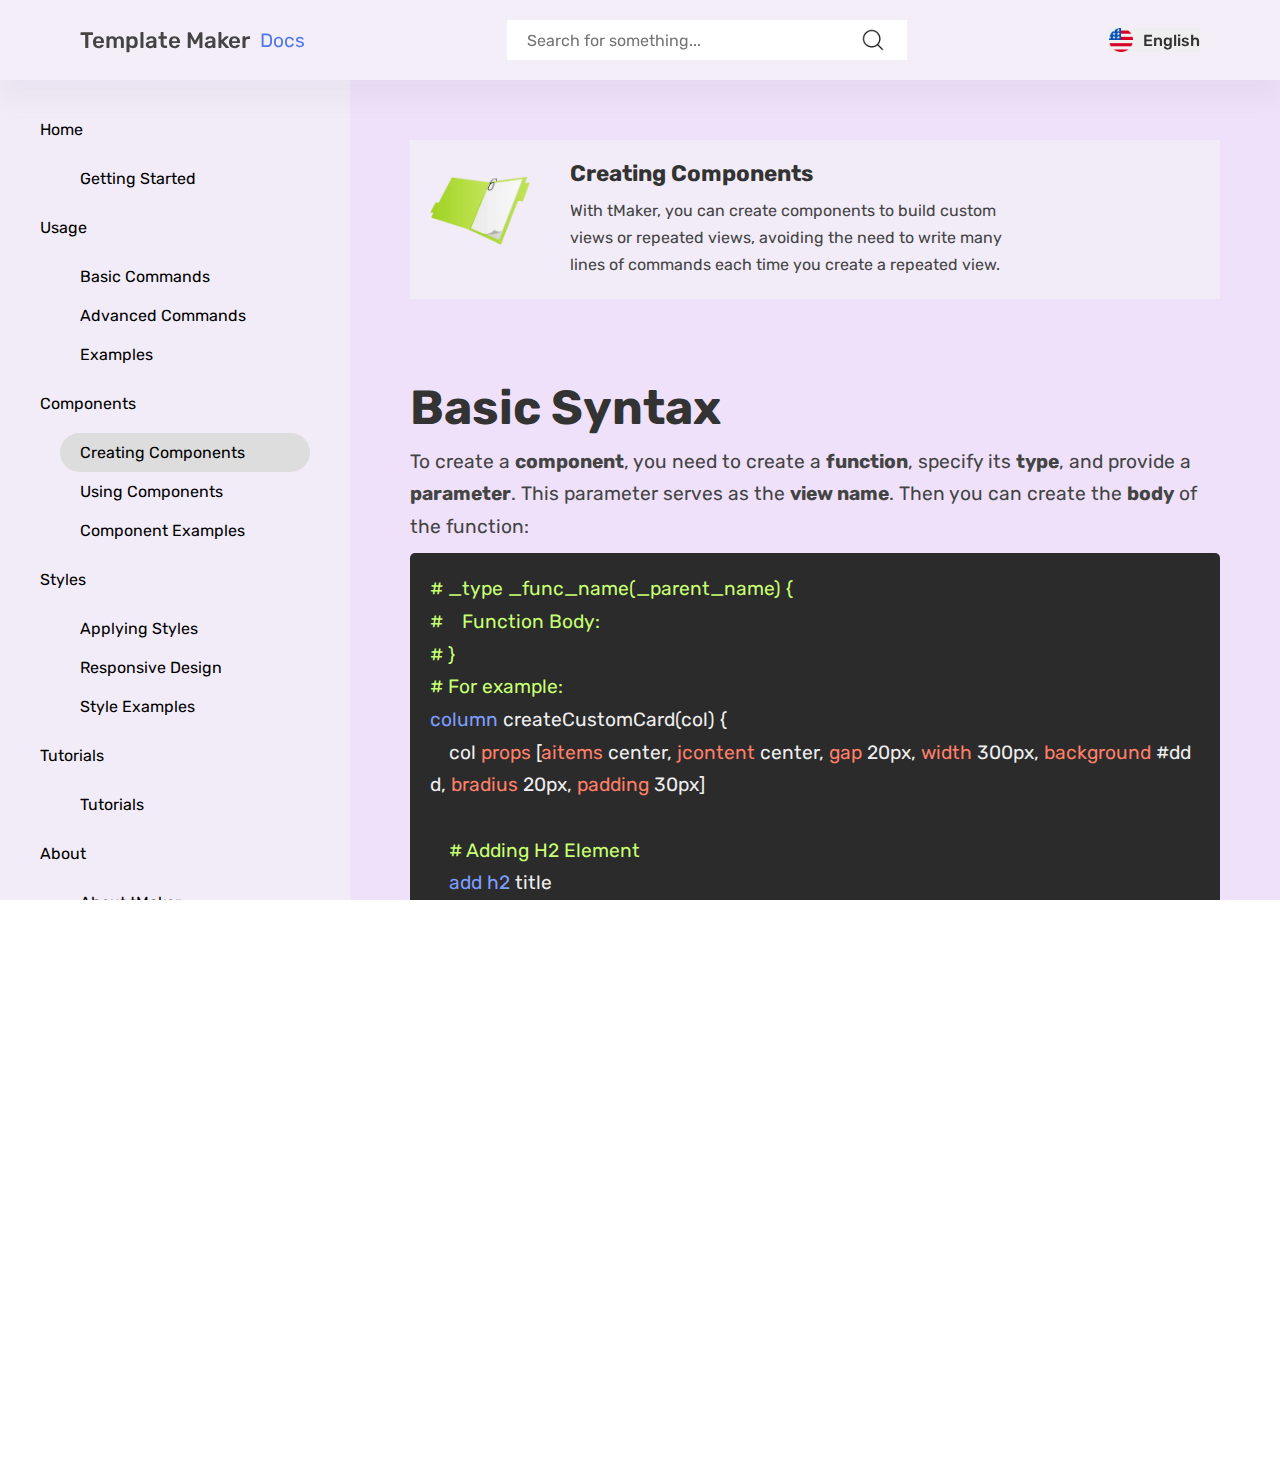
<file: documentation/components/creating-components.html>
<!DOCTYPE html>
<html lang="en">

<head>
    <meta charset="UTF-8">
    <meta name="viewport" content="width=device-width, initial-scale=1.0">
    <title>Documentation - Creating Components</title>

    <!-- Stylesheet -->
    <link rel="stylesheet" href="../assets/styles/main.css">
    <link rel="stylesheet" href="../assets/styles/queries.css">
</head>

<body>
    <!-- Main Header -->
    <header class="main">
        <!-- Mobile Menu Icon -->
        <img id="mobile-menu" onclick="openSidebar()" src="../assets/icons/menu.png" alt="Menu">

        <!-- Title Container -->
        <div id="header-title-container" class="row aitems-center gap10">
            <div class="title">Template Maker</div>
            <div class="description">Docs</div>
        </div>

        <!-- Searchbar -->
        <div class="search-bar">
            <input id="search-input" type="text" placeholder="Search for something...">
            <img src="../assets/icons/search.png" alt="Search">

            <!-- Suggestions Box -->
            <div class="suggestions">
                <div class="item unclickable">No results</div>
            </div>
        </div>

        <!-- Language Container -->
        <div>
            <button onclick="showPopup('language');" class="row aitems-center gap10 clickable">
                <img id="language-icon" class="icon" src="../assets/icons/english.png" alt="Language">
                <span id="language-label" class="label">English</span>
            </button>
        </div>
    </header>

    <!-- Main -->
    <main>
        <!-- Sidebar -->
        <aside class="sidebar">
            <!-- Mobile Close Sidebar -->
            <div onclick="hideSidebar()" class="close">
                <img src="../assets/icons/close.png" alt="Close">
            </div>

            <nav>
                <ul>
                    <li class="english">Home</li>
                    <li class="french">Accueil</li>
                    <ul>
                        <li class="english"><a href="../index.html">Getting Started</a></li>
                        <li class="french"><a href="../index.html">Commencer</a></li>
                    </ul>
                    <li class="english">Usage</li>
                    <li class="french">Utilisation</li>
                    <ul>
                        <li class="english"><a href="basic-commands.html">Basic Commands</a></li>
                        <li class="french"><a href="basic-commands.html">Commandes de base</a></li>
                        <li class="english"><a href="advanced-commands.html">Advanced Commands</a></li>
                        <li class="french"><a href="advanced-commands.html">Commandes avancées</a></li>
                        <li class="english"><a href="examples.html">Examples</a></li>
                        <li class="french"><a href="examples.html">Exemples</a></li>
                    </ul>
                    <li class="english">Components</li>
                    <li class="french">Composants</li>
                    <ul>
                        <li class="english"><a href="creating-components.html" class="active">Creating Components</a>
                        </li>
                        <li class="french"><a href="creating-components.html" class="active">Créer des composants</a>
                        </li>
                        <li class="english"><a href="using-components.html">Using Components</a></li>
                        <li class="french"><a href="using-components.html">Utiliser des composants</a></li>
                        <li class="english"><a href="component-examples.html">Component Examples</a></li>
                        <li class="french"><a href="component-examples.html">Exemples de composants</a></li>
                    </ul>
                    <li class="english">Styles</li>
                    <li class="french">Styles</li>
                    <ul>
                        <li class="english"><a href="applying-styles.html">Applying Styles</a></li>
                        <li class="french"><a href="applying-styles.html">Appliquer des styles</a></li>
                        <li class="english"><a href="responsive-design.html">Responsive Design</a></li>
                        <li class="french"><a href="responsive-design.html">Design réactif</a></li>
                        <li class="english"><a href="style-examples.html">Style Examples</a></li>
                        <li class="french"><a href="style-examples.html">Exemples de style</a></li>
                    </ul>
                    <li class="english">Tutorials</li>
                    <li class="french">Tutoriels</li>
                    <ul>
                        <li class="english"><a href="tutorials.html">Tutorials</a></li>
                        <li class="french"><a href="tutorials.html">Tutoriels</a></li>
                    </ul>
                    <li class="english">About</li>
                    <li class="french">À propos</li>
                    <ul>
                        <li class="english"><a href="about-tmaker.html">About tMaker</a></li>
                        <li class="french"><a href="about-tmaker.html">À propos de tMaker</a></li>
                        <li class="english"><a href="about-developer.html">About the Developer</a></li>
                        <li class="french"><a href="about-developer.html">À propos du développeur</a></li>
                    </ul>
                </ul>
            </nav>
        </aside>

        <!-- Main Content -->
        <div class="main-content">
            <!-- Inner Container -->
            <div class="inner">
                <!-- Header Container -->
                <header class="row aitems-center jcontent-center gap40">
                    <!-- Display Container -->
                    <div class="display-content">
                        <img src="../assets/images/documentation.png" alt="Documentation">
                    </div>

                    <!-- Text Container -->
                    <div class="text-content column gap10">
                        <h2 class="english">Creating Components</h2>
                        <h2 class="french">Créer des composants</h2>
                        <p class="english">
                            With tMaker, you can create components to build custom views or repeated views, avoiding the
                            need to write many lines of commands each time you create a repeated view.
                        </p>
                        <p class="french">
                            Avec tMaker, vous pouvez créer des composants pour construire des vues personnalisées ou
                            répétées, évitant ainsi de devoir écrire de nombreuses lignes de commandes chaque fois que
                            vous créez une vue répétée.
                        </p>
                    </div>
                </header>

                <!-- Content Container -->
                <div class="informative column gap80">
                    <!-- Syntax Section -->
                    <section class="block column gap10">
                        <h3 class="english">Basic Syntax</h3>
                        <h3 class="french">Syntaxe de Base</h3>

                        <!-- Creating Component -->
                        <p class="english">
                            To create a <strong>component</strong>, you need to create a <strong>function</strong>,
                            specify its <strong>type</strong>, and provide a <strong>parameter</strong>. This parameter
                            serves as the <strong>view name</strong>. Then you can create the <strong>body</strong> of
                            the function:
                        </p>
                        <p class="french">
                            Pour créer un <strong>composant</strong>, vous devez créer une <strong>fonction</strong>,
                            spécifier son <strong>type</strong> et fournir un <strong>paramètre</strong>. Ce paramètre
                            sert de <strong>nom de la vue</strong>. Ensuite, vous pouvez créer le <strong>corps</strong>
                            de la fonction :
                        </p>

                        <div class="console">
                            <p class="english">
                                <code><span class="comment"># _type _func_name(_parent_name) &lbrace;</span></code>
                                <code><span class="comment">#</span>&emsp;<span class="comment">Function Body:</span></code>
                                <code><span class="comment"># &rbrace;</span></code>
                                <code><span class="comment"># For example:</span></code>
                                <code><span class="type">column</span> createCustomCard(col) &lbrace;</code>
                                <code>&emsp;col <span class="property">props</span> [<span class="property">aitems</span> center, <span class="property">jcontent</span> center, <span class="property">gap</span> 20px, <span class="property">width</span> 300px, <span class="property">background</span> #ddd, <span class="property">bradius</span> 20px, <span class="property">padding</span> 30px]</code>
                                <br>
                                <code>&emsp;<span class="comment"># Adding H2 Element</span></code>
                                <code>&emsp;<span class="keyword">add</span> <span class="type">h2</span> title</code>
                                <code>&emsp;title <span class="property">text</span> Custom Card</code>
                                <br>
                                <code>&emsp;<span class="comment"># Assigning Parent to the H1 Element</span></code>
                                <code>&emsp;<span class="text">col</span> <span class="keyword">parent of</span> <span class="text">title</span></code>
                                <br>
                                <code>&emsp;<span class="comment"># Adding Paragraph Element</span></code>
                                <code>&emsp;<span class="keyword">add</span> <span class="type">p</span> paragraph</code>
                                <code>&emsp;paragraph <span class="property">text</span> This is a simple component view, demonstrating a column including a title and text</code>
                                <br>
                                <code>&emsp;<span class="comment"># Assigning Parent to the Paragraph Element</span></code>
                                <code>&emsp;<span class="text">col</span> <span class="keyword">parent of</span> <span class="text">paragraph</span></code>
                                <code>&rbrace;</code>
                            </p>
                            <p class="french">
                                <code><span class="comment"># _type _func_name(_parent_name) &lbrace;</span></code>
                                <code><span class="comment">#</span>&emsp;<span class="comment">Function Body:</span></code>
                                <code><span class="comment"># &rbrace;</span></code>
                                <code><span class="comment"># Par example:</span></code>
                                <code><span class="type">column</span> createCustomCard(col) &lbrace;</code>
                                <code>&emsp;col <span class="property">props</span> [<span class="property">aitems</span> center, <span class="property">jcontent</span> center, <span class="property">gap</span> 20px, <span class="property">width</span> 300px, <span class="property">background</span> #ddd, <span class="property">bradius</span> 20px, <span class="property">padding</span> 30px]</code>
                                <br>
                                <code>&emsp;<span class="comment"># Ajout d'un élément H2</span></code>
                                <code>&emsp;<span class="keyword">add</span> <span class="type">h2</span> title</code>
                                <code>&emsp;title <span class="property">text</span> Custom Card</code>
                                <br>
                                <code>&emsp;<span class="comment"># Affectation d'un parent à l'élément H1</span></code>
                                <code>&emsp;<span class="text">col</span> <span class="keyword">parent of</span> <span class="text">title</span></code>
                                <br>
                                <code>&emsp;<span class="comment"># Ajout d'un élément de paragraphe</span></code>
                                <code>&emsp;<span class="keyword">add</span> <span class="type">p</span> paragraph</code>
                                <code>&emsp;paragraph <span class="property">text</span> This is a simple component view, demonstrating a column including a title and text</code>
                                <br>
                                <code>&emsp;<span class="comment"># Affectation d'un parent à l'élément de paragraphe</span></code>
                                <code>&emsp;<span class="text">col</span> <span class="keyword">parent of</span> <span class="text">paragraph</span></code>
                                <code>&rbrace;</code>
                            </p>
                        </div>

                        <p class="english" style="margin-top: 20px;">
                            In the current version, you can definitely call a <strong>component</strong> within another
                            <strong>component</strong>.
                        </p>
                        <p class="french" style="margin-top: 20px;">
                            Dans la version actuelle, vous pouvez définitivement appeler un <strong>composant</strong> à
                            l'intérieur d'un autre <strong>composant</strong>.
                        </p>
                    </section>
                </div>
            </div>
        </div>
    </main>

    <!-- Popups -->
    <div id="popups">
        <div id="language" class="popup">
            <header>
                <h2>Language</h2>
                <img onclick="hidePopup('language');" src="../assets/icons/close.png" alt="Close">
            </header>
            <ul>
                <li onclick="changeLanguage('english')">English</li>
                <li onclick="changeLanguage('french')">Français</li>
            </ul>
        </div>
    </div>

    <!-- Javascript -->
    <script src="../assets/scripts/main.js"></script>
</body>

</html>
</file>
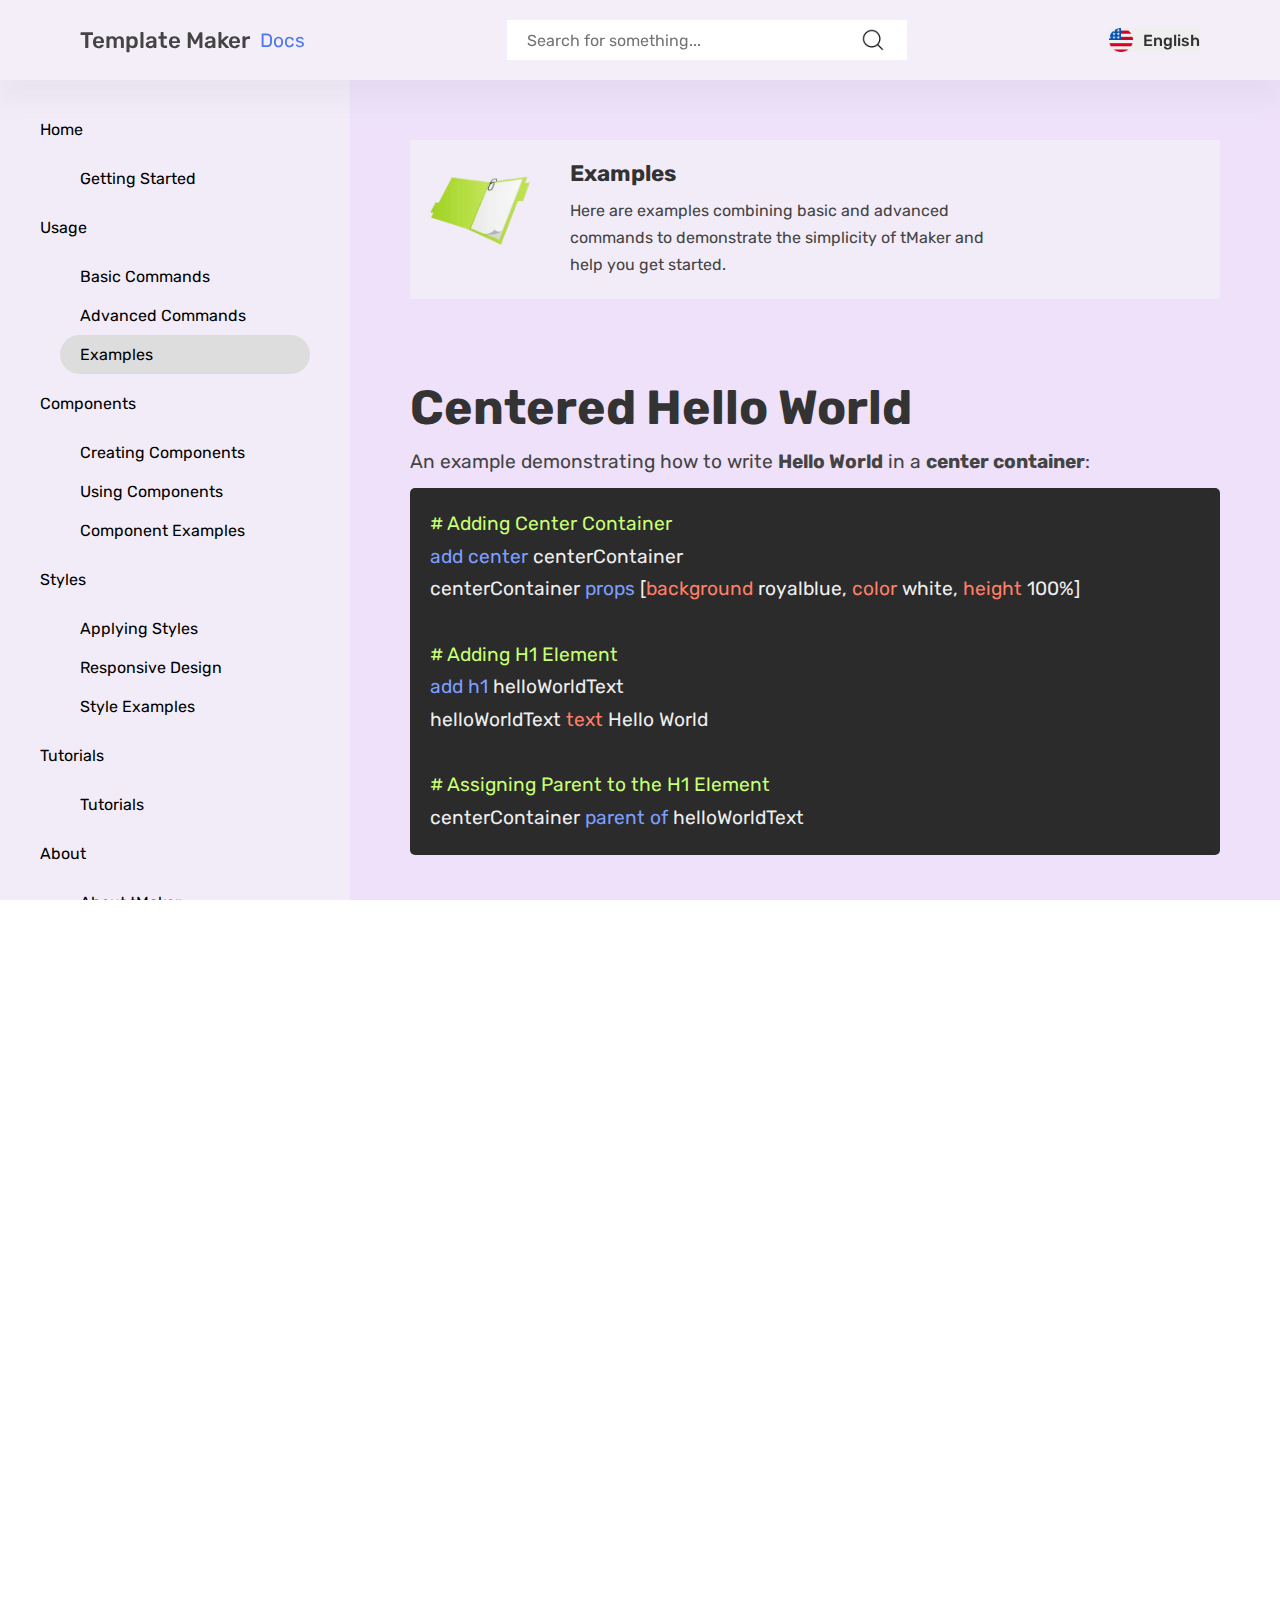
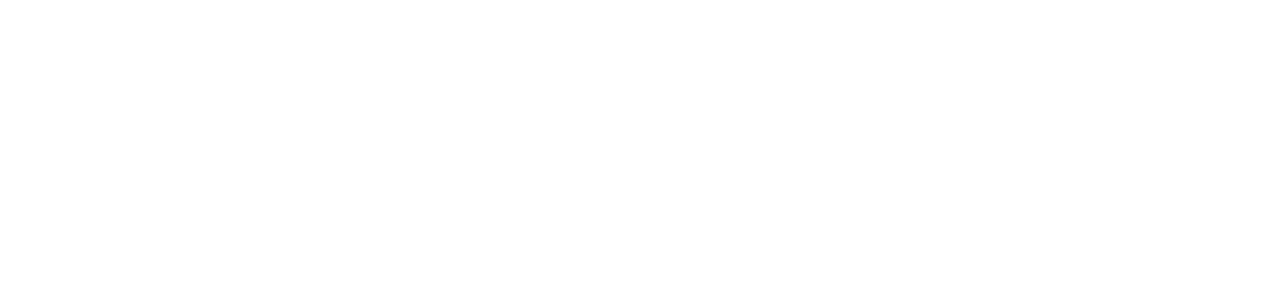
<file: documentation/components/examples.html>
<!DOCTYPE html>
<html lang="en">

<head>
    <meta charset="UTF-8">
    <meta name="viewport" content="width=device-width, initial-scale=1.0">
    <title>Documentation - Examples</title>

    <!-- Stylesheet -->
    <link rel="stylesheet" href="../assets/styles/main.css">
    <link rel="stylesheet" href="../assets/styles/queries.css">
</head>

<body>
    <!-- Main Header -->
    <header class="main">
        <!-- Mobile Menu Icon -->
        <img id="mobile-menu" onclick="openSidebar()" src="../assets/icons/menu.png" alt="Menu">

        <!-- Title Container -->
        <div id="header-title-container" class="row aitems-center gap10">
            <div class="title">Template Maker</div>
            <div class="description">Docs</div>
        </div>

        <!-- Searchbar -->
        <div class="search-bar">
            <input id="search-input" type="text" placeholder="Search for something...">
            <img src="../assets/icons/search.png" alt="Search">

            <!-- Suggestions Box -->
            <div class="suggestions">
                <div class="item unclickable">No results</div>
            </div>
        </div>

        <!-- Language Container -->
        <div>
            <button onclick="showPopup('language');" class="row aitems-center gap10 clickable">
                <img id="language-icon" class="icon" src="../assets/icons/english.png" alt="Language">
                <span id="language-label" class="label">English</span>
            </button>
        </div>
    </header>

    <!-- Main -->
    <main>
        <!-- Sidebar -->
        <aside class="sidebar">
            <!-- Mobile Close Sidebar -->
            <div onclick="hideSidebar()" class="close">
                <img src="../assets/icons/close.png" alt="Close">
            </div>

            <nav>
                <ul>
                    <li class="english">Home</li>
                    <li class="french">Accueil</li>
                    <ul>
                        <li class="english"><a href="../index.html">Getting Started</a></li>
                        <li class="french"><a href="../index.html">Commencer</a></li>
                    </ul>
                    <li class="english">Usage</li>
                    <li class="french">Utilisation</li>
                    <ul>
                        <li class="english"><a href="basic-commands.html">Basic Commands</a></li>
                        <li class="french"><a href="basic-commands.html">Commandes de base</a></li>
                        <li class="english"><a href="advanced-commands.html">Advanced Commands</a></li>
                        <li class="french"><a href="advanced-commands.html">Commandes avancées</a></li>
                        <li class="english"><a href="examples.html" class="active">Examples</a></li>
                        <li class="french"><a href="examples.html" class="active">Exemples</a></li>
                    </ul>
                    <li class="english">Components</li>
                    <li class="french">Composants</li>
                    <ul>
                        <li class="english"><a href="creating-components.html">Creating Components</a></li>
                        <li class="french"><a href="creating-components.html">Créer des composants</a></li>
                        <li class="english"><a href="using-components.html">Using Components</a></li>
                        <li class="french"><a href="using-components.html">Utiliser des composants</a></li>
                        <li class="english"><a href="component-examples.html">Component Examples</a></li>
                        <li class="french"><a href="component-examples.html">Exemples de composants</a></li>
                    </ul>
                    <li class="english">Styles</li>
                    <li class="french">Styles</li>
                    <ul>
                        <li class="english"><a href="applying-styles.html">Applying Styles</a></li>
                        <li class="french"><a href="applying-styles.html">Appliquer des styles</a></li>
                        <li class="english"><a href="responsive-design.html">Responsive Design</a></li>
                        <li class="french"><a href="responsive-design.html">Design réactif</a></li>
                        <li class="english"><a href="style-examples.html">Style Examples</a></li>
                        <li class="french"><a href="style-examples.html">Exemples de style</a></li>
                    </ul>
                    <li class="english">Tutorials</li>
                    <li class="french">Tutoriels</li>
                    <ul>
                        <li class="english"><a href="tutorials.html">Tutorials</a></li>
                        <li class="french"><a href="tutorials.html">Tutoriels</a></li>
                    </ul>
                    <li class="english">About</li>
                    <li class="french">À propos</li>
                    <ul>
                        <li class="english"><a href="about-tmaker.html">About tMaker</a></li>
                        <li class="french"><a href="about-tmaker.html">À propos de tMaker</a></li>
                        <li class="english"><a href="about-developer.html">About the Developer</a></li>
                        <li class="french"><a href="about-developer.html">À propos du développeur</a></li>
                    </ul>
                </ul>
            </nav>
        </aside>

        <!-- Main Content -->
        <div class="main-content">
            <!-- Inner Container -->
            <div class="inner">
                <!-- Header Container -->
                <header class="row aitems-center jcontent-center gap40">
                    <!-- Display Container -->
                    <div class="display-content">
                        <img src="../assets/images/documentation.png" alt="Documentation">
                    </div>

                    <!-- Text Container -->
                    <div class="text-content column gap10">
                        <h2 class="english">Examples</h2>
                        <h2 class="french">Exemples</h2>
                        <p class="english">
                            Here are examples combining basic and advanced commands to demonstrate the simplicity of
                            tMaker and help you get started.
                        </p>
                        <p class="french">
                            Voici des exemples combinant des commandes de base et avancées pour démontrer la simplicité
                            de tMaker et vous aider à commencer.
                        </p>
                    </div>
                </header>

                <!-- Content Container -->
                <div class="informative column gap80">
                    <!-- Example Section -->
                    <section class="block column gap10">
                        <h3 class="english">Centered Hello World</h3>
                        <h3 class="french">Hello World centré</h3>

                        <!-- Assigning Values to Element's Properties -->
                        <p class="english">
                            An example demonstrating how to write <strong>Hello World</strong> in a <strong>center
                                container</strong>:
                        </p>
                        <p class="french">
                            Un exemple montrant comment écrire <strong>Hello World</strong> dans un <strong>conteneur
                                centré</strong> :
                        </p>

                        <div class="console">
                            <p class="english">
                                <code><span class="comment"># Adding Center Container</code>
                                <code><span class="keyword">add</span> <span class="type">center</span> <span class="variable">centerContainer</span></code>
                                <code><span class="text">centerContainer</span> <span class="keyword">props</span> [<span class="property">background</span> royalblue, <span class="property">color</span> white, <span class="property">height</span> 100%]</code>
                                <br>
                                <code><span class="comment"># Adding H1 Element</code>
                                <code><span class="keyword">add</span> <span class="type">h1</span> <span class="variable">helloWorldText</span></code>
                                <code><span class="text">helloWorldText</span> <span class="property">text</span> <span class="text">Hello World</span></code>
                                <br>
                                <code><span class="comment"># Assigning Parent to the H1 Element</code>
                                <code><span class="text">centerContainer</span> <span class="keyword">parent of</span> <span class="text">helloWorldText</span></code>
                            </p>
                            <p class="french">
                                <code><span class="comment"># Ajout d'un conteneur central</code>
                                <code><span class="keyword">add</span> <span class="type">center</span> <span class="variable">centerContainer</span></code>
                                <code><span class="text">centerContainer</span> <span class="keyword">props</span> [<span class="property">background</span> royalblue, <span class="property">color</span> white, <span class="property">height</span> 100%]</code>
                                <br>
                                <code><span class="comment"># Ajout d'un élément H1</code>
                                <code><span class="keyword">add</span> <span class="type">h1</span> <span class="variable">helloWorldText</span></code>
                                <code><span class="text">helloWorldText</span> <span class="property">text</span> <span class="text">Hello World</span></code>
                                <br>
                                <code><span class="comment"># Affectation d'un parent à l'élément H1</code>
                                <code><span class="text">centerContainer</span> <span class="keyword">parent of</span> <span class="text">helloWorldText</span></code>
                            </p>
                        </div>
                    </section>

                    <!-- Example Section -->
                    <section class="block column gap10">
                        <h3 class="english">Row Container</h3>
                        <h3 class="french">Conteneur Row</h3>

                        <!-- Assigning Values to Element's Properties -->
                        <p class="english">
                            A simple <strong>flexbox</strong> containing an <strong>image</strong> and a
                            <strong>button</strong>, where the <strong>container</strong> has <strong>space
                                between</strong> the elements:
                        </p>
                        <p class="french">
                            Un simple <strong>flexbox</strong> contenant une <strong>image</strong> et un
                            <strong>bouton</strong>, où le <strong>conteneur</strong> a un <strong>espacement
                                entre</strong> les éléments :
                        </p>

                        <div class="console">
                            <p class="english">
                                <code><span class="comment"># Adding Row Container</span></code>
                                <code><span class="keyword">add</span> <span class="type">row</span> <span class="variable">rowContainer</span></code>
                                <code><span class="text">rowContainer</span> <span class="keyword">aitems</span> <span class="text">center</span></code>
                                <code><span class="text">rowContainer</span> <span class="keyword">jcontent</span> <span class="text">sbetween</span></code>
                                <code><span class="text">rowContainer</span> <span class="keyword">padding</span> <span class="text">40px 80px</span></code>
                                <code><span class="text">rowContainer</span> <span class="keyword">border bottom</span> <span class="text">1px solid #999</span></code>
                                <br>
                                <code><span class="comment"># Adding Image</span></code>
                                <code><span class="keyword">add</span> <span class="type">image</span> <span class="variable">logo</span></code>
                                <code><span class="text">logo</span> <span class="keyword">props</span> [<span class="property">src</span> https://cdn-icons-png.flaticon.com/64/2115/2115955.png, <span class="property">width</span> 48px, <span class="property">height</span> 48px]</code>
                                <br>
                                <code><span class="comment"># Assigning Parent to the Image</span></code>
                                <code><span class="text">rowContainer</span> <span class="keyword">parent of</span> <span class="text">logo</span></code>
                                <br>
                                <code><span class="comment"># Adding Button</span></code>
                                <code><span class="keyword">add</span> <span class="type">button</span> <span class="variable">btn</span></code>
                                <code><span class="text">btn</span> <span class="keyword">props</span> [<span class="property">padding</span> 10px 20px, <span class="property">text</span> Flexbox Example, <span class="property">border</span> none, <span class="property">background</span> #ddd, <span class="property">bradius</span> 30px, <span class="property">cursor</span> pointer]</code>
                                <br>
                                <code><span class="comment"># Assigning Parent to the Button</span></code>
                                <code><span class="text">rowContainer</span> <span class="keyword">parent of</span> <span class="text">btn</span></code>
                            </p>
                            <p class="french">
                                <code><span class="comment"># Ajout d'un conteneur de lignes</span></code>
                                <code><span class="keyword">add</span> <span class="type">row</span> <span class="variable">rowContainer</span></code>
                                <code><span class="text">rowContainer</span> <span class="keyword">aitems</span> <span class="text">center</span></code>
                                <code><span class="text">rowContainer</span> <span class="keyword">jcontent</span> <span class="text">sbetween</span></code>
                                <code><span class="text">rowContainer</span> <span class="keyword">padding</span> <span class="text">40px 80px</span></code>
                                <code><span class="text">rowContainer</span> <span class="keyword">border bottom</span> <span class="text">1px solid #999</span></code>
                                <br>
                                <code><span class="comment"># Ajout d'une image</span></code>
                                <code><span class="keyword">add</span> <span class="type">image</span> <span class="variable">logo</span></code>
                                <code><span class="text">logo</span> <span class="keyword">props</span> [<span class="property">src</span> https://cdn-icons-png.flaticon.com/64/2115/2115955.png, <span class="property">width</span> 48px, <span class="property">height</span> 48px]</code>
                                <br>
                                <code><span class="comment"># Affectation d'un parent à l'image</span></code>
                                <code><span class="text">rowContainer</span> <span class="keyword">parent of</span> <span class="text">logo</span></code>
                                <br>
                                <code><span class="comment"># Ajout d'un bouton</span></code>
                                <code><span class="keyword">add</span> <span class="type">button</span> <span class="variable">btn</span></code>
                                <code><span class="text">btn</span> <span class="keyword">props</span> [<span class="property">padding</span> 10px 20px, <span class="property">text</span> Flexbox Example, <span class="property">border</span> none, <span class="property">background</span> #ddd, <span class="property">bradius</span> 30px, <span class="property">cursor</span> pointer]</code>
                                <br>
                                <code><span class="comment"># Affectation d'un parent au bouton</span></code>
                                <code><span class="text">rowContainer</span> <span class="keyword">parent of</span> <span class="text">btn</span></code>
                            </p>
                        </div>
                    </section>
                </div>
            </div>
        </div>
    </main>

    <!-- Popups -->
    <div id="popups">
        <div id="language" class="popup">
            <header>
                <h2>Language</h2>
                <img onclick="hidePopup('language');" src="../assets/icons/close.png" alt="Close">
            </header>
            <ul>
                <li onclick="changeLanguage('english')">English</li>
                <li onclick="changeLanguage('french')">Français</li>
            </ul>
        </div>
    </div>

    <!-- Javascript -->
    <script src="../assets/scripts/main.js"></script>
</body>

</html>
</file>
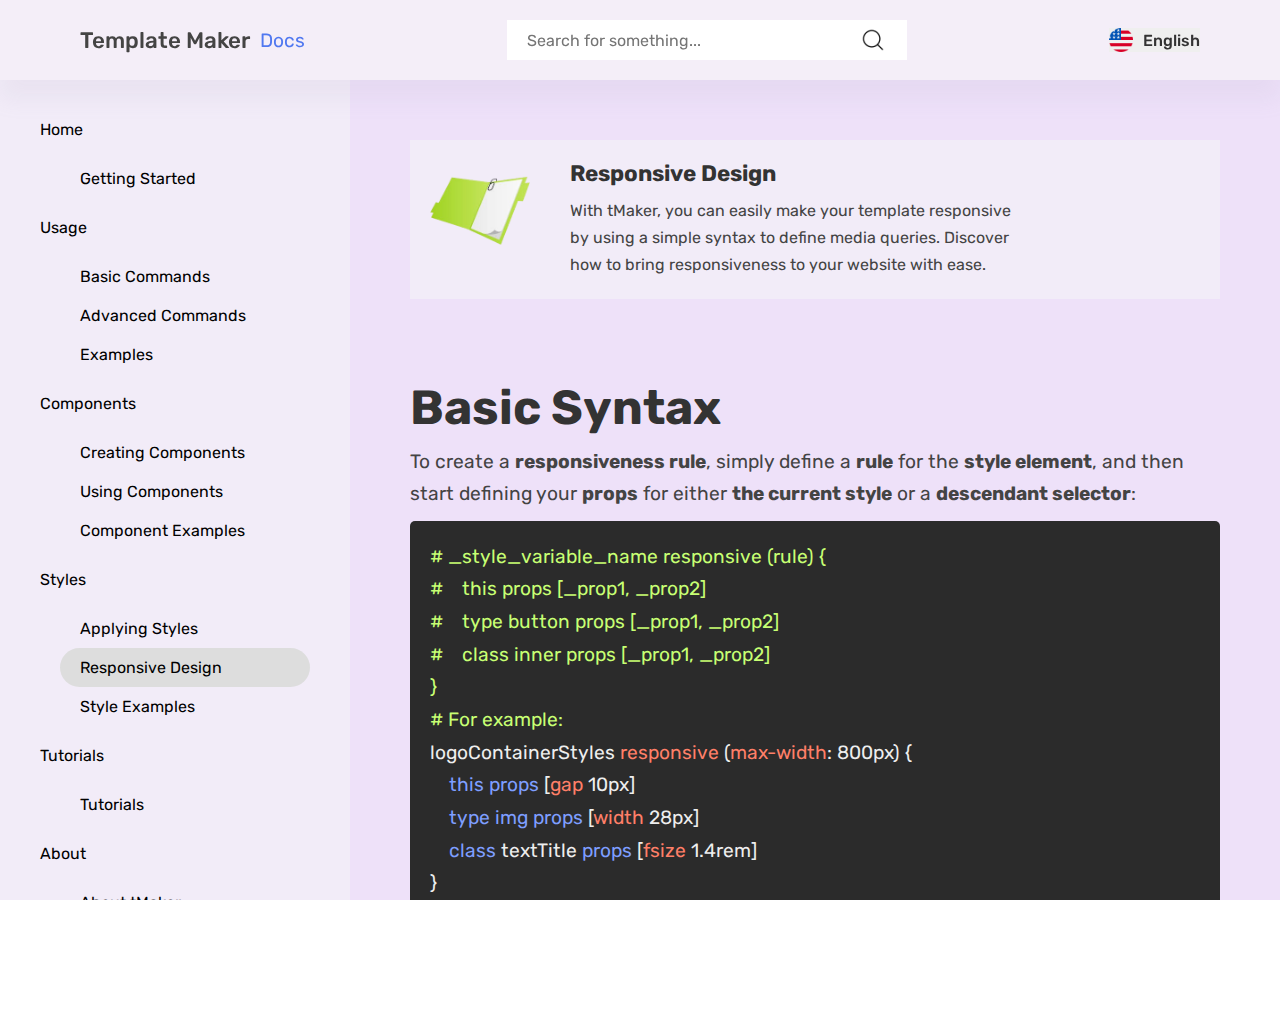
<file: documentation/components/responsive-design.html>
<!DOCTYPE html>
<html lang="en">

<head>
    <meta charset="UTF-8">
    <meta name="viewport" content="width=device-width, initial-scale=1.0">
    <title>Documentation - Responsive Design</title>

    <!-- Stylesheet -->
    <link rel="stylesheet" href="../assets/styles/main.css">
    <link rel="stylesheet" href="../assets/styles/queries.css">
</head>

<body>
    <!-- Main Header -->
    <header class="main">
        <!-- Mobile Menu Icon -->
        <img id="mobile-menu" onclick="openSidebar()" src="../assets/icons/menu.png" alt="Menu">

        <!-- Title Container -->
        <div id="header-title-container" class="row aitems-center gap10">
            <div class="title">Template Maker</div>
            <div class="description">Docs</div>
        </div>

        <!-- Searchbar -->
        <div class="search-bar">
            <input id="search-input" type="text" placeholder="Search for something...">
            <img src="../assets/icons/search.png" alt="Search">

            <!-- Suggestions Box -->
            <div class="suggestions">
                <div class="item unclickable">No results</div>
            </div>
        </div>

        <!-- Language Container -->
        <div>
            <button onclick="showPopup('language');" class="row aitems-center gap10 clickable">
                <img id="language-icon" class="icon" src="../assets/icons/english.png" alt="Language">
                <span id="language-label" class="label">English</span>
            </button>
        </div>
    </header>

    <!-- Main -->
    <main>
        <!-- Sidebar -->
        <aside class="sidebar">
            <!-- Mobile Close Sidebar -->
            <div onclick="hideSidebar()" class="close">
                <img src="../assets/icons/close.png" alt="Close">
            </div>

            <nav>
                <ul>
                    <li class="english">Home</li>
                    <li class="french">Accueil</li>
                    <ul>
                        <li class="english"><a href="../index.html">Getting Started</a></li>
                        <li class="french"><a href="../index.html">Commencer</a></li>
                    </ul>
                    <li class="english">Usage</li>
                    <li class="french">Utilisation</li>
                    <ul>
                        <li class="english"><a href="basic-commands.html">Basic Commands</a></li>
                        <li class="french"><a href="basic-commands.html">Commandes de base</a></li>
                        <li class="english"><a href="advanced-commands.html">Advanced Commands</a></li>
                        <li class="french"><a href="advanced-commands.html">Commandes avancées</a></li>
                        <li class="english"><a href="examples.html">Examples</a></li>
                        <li class="french"><a href="examples.html">Exemples</a></li>
                    </ul>
                    <li class="english">Components</li>
                    <li class="french">Composants</li>
                    <ul>
                        <li class="english"><a href="creating-components.html">Creating Components</a>
                        </li>
                        <li class="french"><a href="creating-components.html">Créer des composants</a>
                        </li>
                        <li class="english"><a href="using-components.html">Using Components</a></li>
                        <li class="french"><a href="using-components.html">Utiliser des composants</a></li>
                        <li class="english"><a href="component-examples.html">Component Examples</a></li>
                        <li class="french"><a href="component-examples.html">Exemples de composants</a></li>
                    </ul>
                    <li class="english">Styles</li>
                    <li class="french">Styles</li>
                    <ul>
                        <li class="english"><a href="applying-styles.html">Applying Styles</a></li>
                        <li class="french"><a href="applying-styles.html">Appliquer des styles</a></li>
                        <li class="english"><a href="responsive-design.html" class="active">Responsive Design</a></li>
                        <li class="french"><a href="responsive-design.html" class="active">Design réactif</a></li>
                        <li class="english"><a href="style-examples.html">Style Examples</a></li>
                        <li class="french"><a href="style-examples.html">Exemples de style</a></li>
                    </ul>
                    <li class="english">Tutorials</li>
                    <li class="french">Tutoriels</li>
                    <ul>
                        <li class="english"><a href="tutorials.html">Tutorials</a></li>
                        <li class="french"><a href="tutorials.html">Tutoriels</a></li>
                    </ul>
                    <li class="english">About</li>
                    <li class="french">À propos</li>
                    <ul>
                        <li class="english"><a href="about-tmaker.html">About tMaker</a></li>
                        <li class="french"><a href="about-tmaker.html">À propos de tMaker</a></li>
                        <li class="english"><a href="about-developer.html">About the Developer</a></li>
                        <li class="french"><a href="about-developer.html">À propos du développeur</a></li>
                    </ul>
                </ul>
            </nav>
        </aside>

        <!-- Main Content -->
        <div class="main-content">
            <!-- Inner Container -->
            <div class="inner">
                <!-- Header Container -->
                <header class="row aitems-center jcontent-center gap40">
                    <!-- Display Container -->
                    <div class="display-content">
                        <img src="../assets/images/documentation.png" alt="Documentation">
                    </div>

                    <!-- Text Container -->
                    <div class="text-content column gap10">
                        <h2 class="english">Responsive Design</h2>
                        <h2 class="french">Design réactif</h2>
                        <p class="english">
                            With tMaker, you can easily make your template responsive by using a simple syntax to define
                            media queries. Discover how to bring responsiveness to your website with ease.
                        </p>
                        <p class="french">
                            Avec tMaker, vous pouvez facilement rendre votre modèle responsive en utilisant une syntaxe
                            simple pour définir des media queries. Découvrez comment apporter de la réactivité à votre
                            site web en toute simplicité.
                        </p>
                    </div>
                </header>

                <!-- Content Container -->
                <div class="informative column gap80">
                    <!-- Syntax Section -->
                    <section class="block column gap10">
                        <h3 class="english">Basic Syntax</h3>
                        <h3 class="french">Syntaxe de Base</h3>

                        <!-- Creating Component -->
                        <p class="english">
                            To create a <strong>responsiveness rule</strong>, simply define a <strong>rule</strong> for
                            the <strong>style element</strong>, and then start defining your <strong>props</strong> for
                            either <strong>the current style</strong> or a <strong>descendant selector</strong>:
                        </p>
                        <p class="french">
                            Pour créer une <strong>règle de réactivité</strong>, définissez simplement une
                            <strong>règle</strong> pour l'<strong>élément de style</strong>, puis commencez à définir
                            vos <strong>propriétés</strong> pour <strong>le style actuel</strong> ou un
                            <strong>sélecteur descendant</strong> :
                        </p>

                        <div class="console">
                            <p class="english">
                                <code><span class="comment"># _style_variable_name responsive (rule) &lbrace;</span></code>
                                <code><span class="comment">#</span>&emsp;<span class="comment">this props [_prop1, _prop2]</span></code>
                                <code><span class="comment">#</span>&emsp;<span class="comment">type button props [_prop1, _prop2]</span></code>
                                <code><span class="comment">#</span>&emsp;<span class="comment">class inner props [_prop1, _prop2]</span></code>
                                <code><span class="comment">&rbrace;</span></code>
                                <code><span class="comment"># For example:</span></code>
                                <code>logoContainerStyles <span class="property">responsive</span> (<span class="property">max-width</span>: 800px) &lbrace;</code>
                                <code>&emsp;<span class="keyword">this</span> <span class="keyword">props</span> [<span class="property">gap</span> 10px]</code>
                                <code>&emsp;<span class="keyword">type</span> <span class="type">img</span> <span class="keyword">props</span> [<span class="property">width</span> 28px]</code>
                                <code>&emsp;<span class="keyword">class</span> textTitle <span class="keyword">props</span> [<span class="property">fsize</span> 1.4rem]</code>
                                <code>&rbrace;</code>
                            </p>
                            <p class="french">
                                <code><span class="comment"># _style_variable_name responsive (rule) &lbrace;</span></code>
                                <code><span class="comment">#</span>&emsp;<span class="comment">this props [_prop1, _prop2]</span></code>
                                <code><span class="comment">#</span>&emsp;<span class="comment">type button props [_prop1, _prop2]</span></code>
                                <code><span class="comment">#</span>&emsp;<span class="comment">class inner props [_prop1, _prop2]</span></code>
                                <code><span class="comment">&rbrace;</span></code>
                                <code><span class="comment"># Par exemple:</span></code>
                                <code>logoContainerStyles <span class="property">responsive</span> (<span class="property">max-width</span>: 800px) &lbrace;</code>
                                <code>&emsp;<span class="keyword">this</span> <span class="keyword">props</span> [<span class="property">gap</span> 10px]</code>
                                <code>&emsp;<span class="keyword">type</span> <span class="type">img</span> <span class="keyword">props</span> [<span class="property">width</span> 28px]</code>
                                <code>&emsp;<span class="keyword">class</span> textTitle <span class="keyword">props</span> [<span class="property">fsize</span> 1.4rem]</code>
                                <code>&rbrace;</code>
                            </p>
                        </div>
                    </section>
                </div>
            </div>
        </div>
    </main>

    <!-- Popups -->
    <div id="popups">
        <div id="language" class="popup">
            <header>
                <h2>Language</h2>
                <img onclick="hidePopup('language');" src="../assets/icons/close.png" alt="Close">
            </header>
            <ul>
                <li onclick="changeLanguage('english')">English</li>
                <li onclick="changeLanguage('french')">Français</li>
            </ul>
        </div>
    </div>

    <!-- Javascript -->
    <script src="../assets/scripts/main.js"></script>
</body>

</html>
</file>
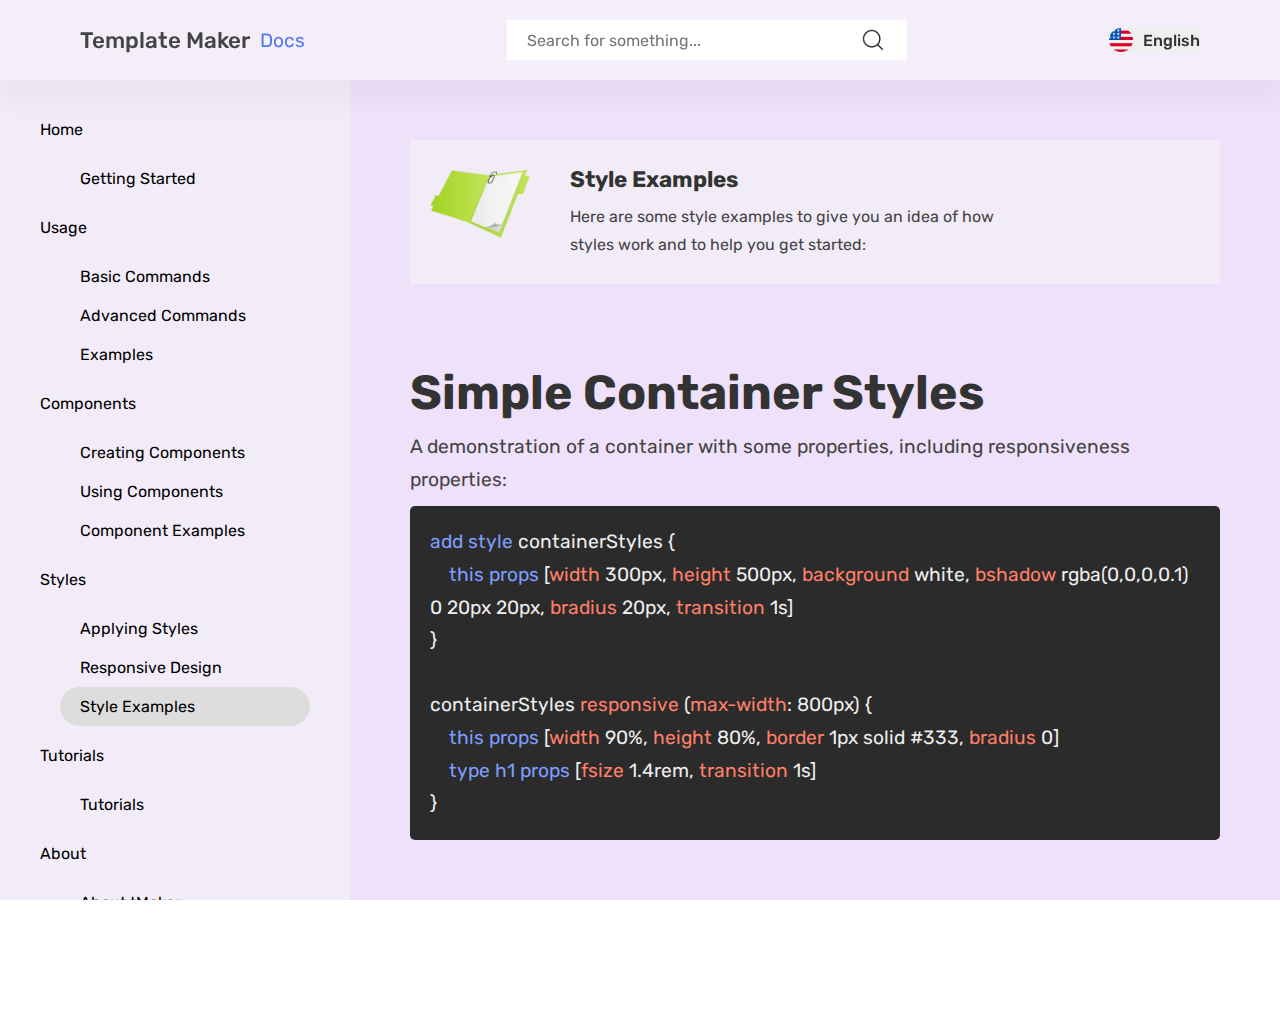
<file: documentation/components/style-examples.html>
<!DOCTYPE html>
<html lang="en">

<head>
    <meta charset="UTF-8">
    <meta name="viewport" content="width=device-width, initial-scale=1.0">
    <title>Documentation - Style Examples</title>

    <!-- Stylesheet -->
    <link rel="stylesheet" href="../assets/styles/main.css">
    <link rel="stylesheet" href="../assets/styles/queries.css">
</head>

<body>
    <!-- Main Header -->
    <header class="main">
        <!-- Mobile Menu Icon -->
        <img id="mobile-menu" onclick="openSidebar()" src="../assets/icons/menu.png" alt="Menu">

        <!-- Title Container -->
        <div id="header-title-container" class="row aitems-center gap10">
            <div class="title">Template Maker</div>
            <div class="description">Docs</div>
        </div>

        <!-- Searchbar -->
        <div class="search-bar">
            <input id="search-input" type="text" placeholder="Search for something...">
            <img src="../assets/icons/search.png" alt="Search">

            <!-- Suggestions Box -->
            <div class="suggestions">
                <div class="item unclickable">No results</div>
            </div>
        </div>

        <!-- Language Container -->
        <div>
            <button onclick="showPopup('language');" class="row aitems-center gap10 clickable">
                <img id="language-icon" class="icon" src="../assets/icons/english.png" alt="Language">
                <span id="language-label" class="label">English</span>
            </button>
        </div>
    </header>

    <!-- Main -->
    <main>
        <!-- Sidebar -->
        <aside class="sidebar">
            <!-- Mobile Close Sidebar -->
            <div onclick="hideSidebar()" class="close">
                <img src="../assets/icons/close.png" alt="Close">
            </div>

            <nav>
                <ul>
                    <li class="english">Home</li>
                    <li class="french">Accueil</li>
                    <ul>
                        <li class="english"><a href="../index.html">Getting Started</a></li>
                        <li class="french"><a href="../index.html">Commencer</a></li>
                    </ul>
                    <li class="english">Usage</li>
                    <li class="french">Utilisation</li>
                    <ul>
                        <li class="english"><a href="basic-commands.html">Basic Commands</a></li>
                        <li class="french"><a href="basic-commands.html">Commandes de base</a></li>
                        <li class="english"><a href="advanced-commands.html">Advanced Commands</a></li>
                        <li class="french"><a href="advanced-commands.html">Commandes avancées</a></li>
                        <li class="english"><a href="examples.html">Examples</a></li>
                        <li class="french"><a href="examples.html">Exemples</a></li>
                    </ul>
                    <li class="english">Components</li>
                    <li class="french">Composants</li>
                    <ul>
                        <li class="english"><a href="creating-components.html">Creating Components</a>
                        </li>
                        <li class="french"><a href="creating-components.html">Créer des composants</a>
                        </li>
                        <li class="english"><a href="using-components.html">Using Components</a></li>
                        <li class="french"><a href="using-components.html">Utiliser des composants</a></li>
                        <li class="english"><a href="component-examples.html">Component Examples</a></li>
                        <li class="french"><a href="component-examples.html">Exemples de composants</a></li>
                    </ul>
                    <li class="english">Styles</li>
                    <li class="french">Styles</li>
                    <ul>
                        <li class="english"><a href="applying-styles.html">Applying Styles</a></li>
                        <li class="french"><a href="applying-styles.html">Appliquer des styles</a></li>
                        <li class="english"><a href="responsive-design.html">Responsive Design</a></li>
                        <li class="french"><a href="responsive-design.html">Design réactif</a></li>
                        <li class="english"><a href="style-examples.html" class="active">Style Examples</a></li>
                        <li class="french"><a href="style-examples.html" class="active">Exemples de style</a></li>
                    </ul>
                    <li class="english">Tutorials</li>
                    <li class="french">Tutoriels</li>
                    <ul>
                        <li class="english"><a href="tutorials.html">Tutorials</a></li>
                        <li class="french"><a href="tutorials.html">Tutoriels</a></li>
                    </ul>
                    <li class="english">About</li>
                    <li class="french">À propos</li>
                    <ul>
                        <li class="english"><a href="about-tmaker.html">About tMaker</a></li>
                        <li class="french"><a href="about-tmaker.html">À propos de tMaker</a></li>
                        <li class="english"><a href="about-developer.html">About the Developer</a></li>
                        <li class="french"><a href="about-developer.html">À propos du développeur</a></li>
                    </ul>
                </ul>
            </nav>
        </aside>

        <!-- Main Content -->
        <div class="main-content">
            <!-- Inner Container -->
            <div class="inner">
                <!-- Header Container -->
                <header class="row aitems-center jcontent-center gap40">
                    <!-- Display Container -->
                    <div class="display-content">
                        <img src="../assets/images/documentation.png" alt="Documentation">
                    </div>

                    <!-- Text Container -->
                    <div class="text-content column gap10">
                        <h2 class="english">Style Examples</h2>
                        <h2 class="french">Exemples de style</h2>
                        <p class="english">
                            Here are some style examples to give you an idea of how styles work and to help you get
                            started:
                        </p>
                        <p class="french">
                            Voici quelques exemples de styles pour vous donner une idée de leur fonctionnement et vous
                            aider à démarrer :
                        </p>
                    </div>
                </header>

                <!-- Content Container -->
                <div class="informative column gap80">
                    <!-- Syntax Section -->
                    <section class="block column gap10">
                        <h3 class="english">Simple Container Styles</h3>
                        <h3 class="french">Styles de conteneurs simples</h3>

                        <!-- Creating Component -->
                        <p class="english">
                            A demonstration of a container with some properties, including responsiveness properties:
                        </p>
                        <p class="french">
                            Une démonstration d'un conteneur avec certaines propriétés, y compris des propriétés de
                            réactivité :
                        </p>

                        <div class="console">
                            <p class="english">
                                <code><span class="keyword">add</span> <span class="type">style</span> containerStyles &lbrace;</code>
                                <code>&emsp;<span class="keyword">this</span> <span class="keyword">props</span> [<span class="property">width</span> 300px, <span class="property">height</span> 500px, <span class="property">background</span> white, <span class="property">bshadow</span> rgba(0,0,0,0.1) 0 20px 20px, <span class="property">bradius</span> 20px, <span class="property">transition</span> 1s]</code>
                                <code>&rbrace;</code>
                                <br>
                                <code>containerStyles <span class="property">responsive</span> (<span class="property">max-width</span>: 800px) &lbrace;</code>
                                <code>&emsp;<span class="keyword">this</span> <span class="keyword">props</span> [<span class="property">width</span> 90%, <span class="property">height</span> 80%, <span class="property">border</span> 1px solid #333, <span class="property">bradius</span> 0]</code>
                                <code>&emsp;<span class="keyword">type</span> <span class="keyword">h1</span> <span class="keyword">props</span> [<span class="property">fsize</span> 1.4rem, <span class="property">transition</span> 1s]</code>
                                <code>&rbrace;</code>
                            </p>
                            <p class="french">
                                <code><span class="keyword">add</span> <span class="type">style</span> containerStyles &lbrace;</code>
                                <code>&emsp;<span class="keyword">this</span> <span class="keyword">props</span> [<span class="property">width</span> 300px, <span class="property">height</span> 500px, <span class="property">background</span> white, <span class="property">bshadow</span> rgba(0,0,0,0.1) 0 20px 20px, <span class="property">bradius</span> 20px, <span class="property">transition</span> 1s]</code>
                                <code>&rbrace;</code>
                                <br>
                                <code>containerStyles <span class="property">responsive</span> (<span class="property">max-width</span>: 800px) &lbrace;</code>
                                <code>&emsp;<span class="keyword">this</span> <span class="keyword">props</span> [<span class="property">width</span> 90%, <span class="property">height</span> 80%, <span class="property">border</span> 1px solid #333, <span class="property">bradius</span> 0]</code>
                                <code>&emsp;<span class="keyword">type</span> <span class="keyword">h1</span> <span class="keyword">props</span> [<span class="property">fsize</span> 1.4rem, <span class="property">transition</span> 1s]</code>
                                <code>&rbrace;</code>
                            </p>
                        </div>
                    </section>
                </div>
            </div>
        </div>
    </main>

    <!-- Popups -->
    <div id="popups">
        <div id="language" class="popup">
            <header>
                <h2>Language</h2>
                <img onclick="hidePopup('language');" src="../assets/icons/close.png" alt="Close">
            </header>
            <ul>
                <li onclick="changeLanguage('english')">English</li>
                <li onclick="changeLanguage('french')">Français</li>
            </ul>
        </div>
    </div>

    <!-- Javascript -->
    <script src="../assets/scripts/main.js"></script>
</body>

</html>
</file>
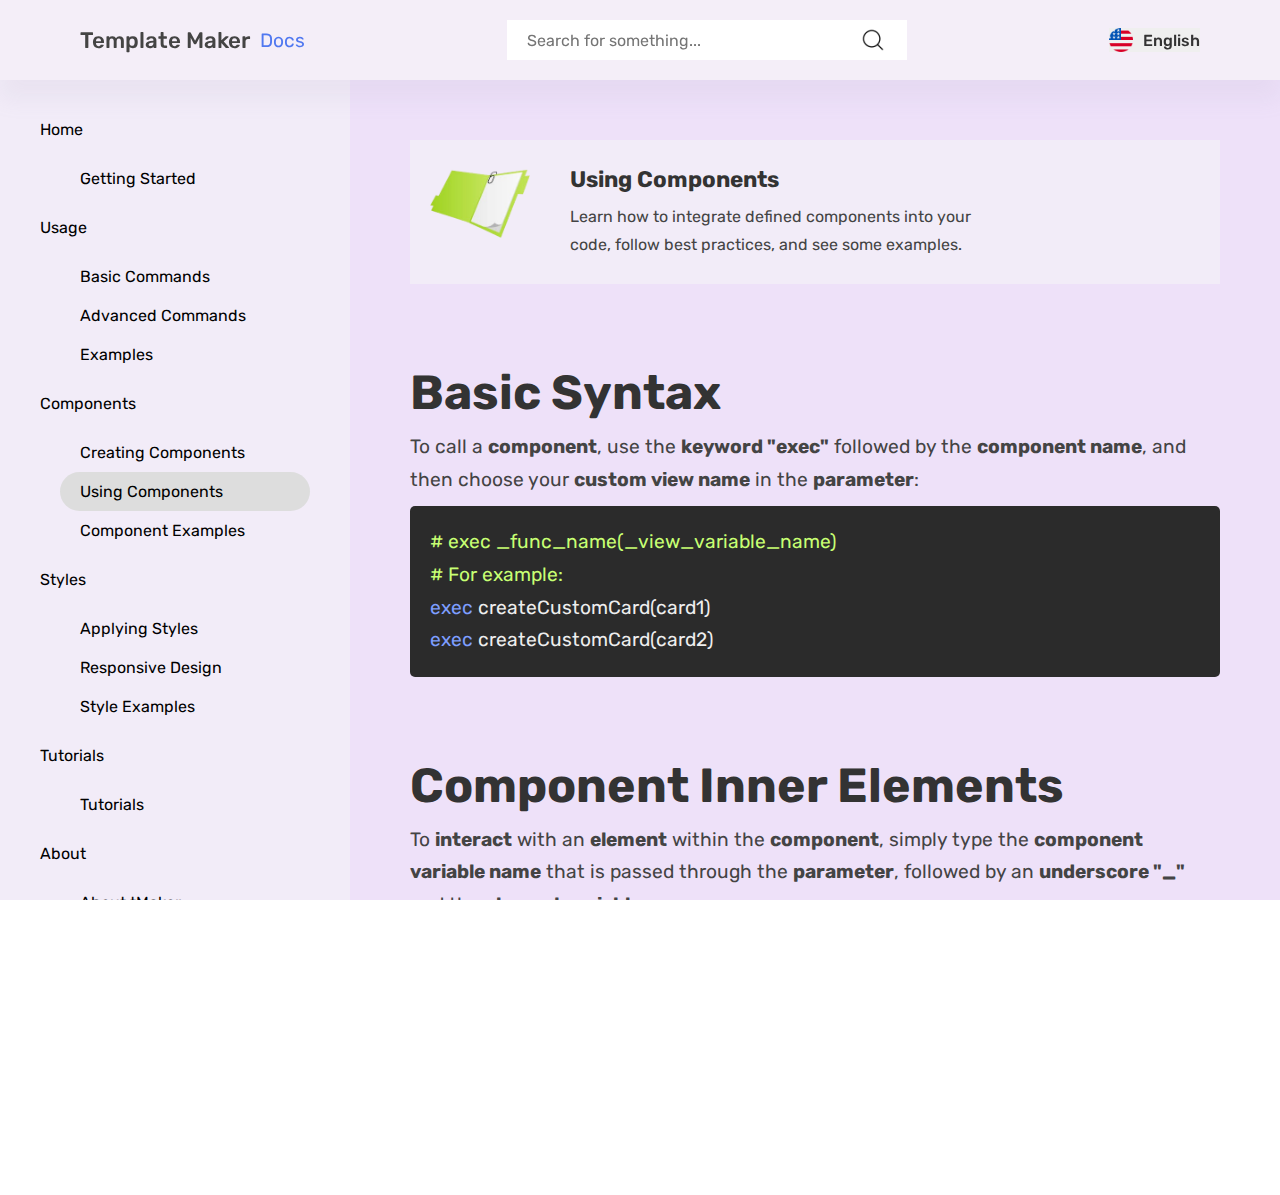
<file: documentation/components/using-components.html>
<!DOCTYPE html>
<html lang="en">

<head>
    <meta charset="UTF-8">
    <meta name="viewport" content="width=device-width, initial-scale=1.0">
    <title>Documentation - Using Components</title>

    <!-- Stylesheet -->
    <link rel="stylesheet" href="../assets/styles/main.css">
    <link rel="stylesheet" href="../assets/styles/queries.css">
</head>

<body>
    <!-- Main Header -->
    <header class="main">
        <!-- Mobile Menu Icon -->
        <img id="mobile-menu" onclick="openSidebar()" src="../assets/icons/menu.png" alt="Menu">

        <!-- Title Container -->
        <div id="header-title-container" class="row aitems-center gap10">
            <div class="title">Template Maker</div>
            <div class="description">Docs</div>
        </div>

        <!-- Searchbar -->
        <div class="search-bar">
            <input id="search-input" type="text" placeholder="Search for something...">
            <img src="../assets/icons/search.png" alt="Search">

            <!-- Suggestions Box -->
            <div class="suggestions">
                <div class="item unclickable">No results</div>
            </div>
        </div>

        <!-- Language Container -->
        <div>
            <button onclick="showPopup('language');" class="row aitems-center gap10 clickable">
                <img id="language-icon" class="icon" src="../assets/icons/english.png" alt="Language">
                <span id="language-label" class="label">English</span>
            </button>
        </div>
    </header>

    <!-- Main -->
    <main>
        <!-- Sidebar -->
        <aside class="sidebar">
            <!-- Mobile Close Sidebar -->
            <div onclick="hideSidebar()" class="close">
                <img src="../assets/icons/close.png" alt="Close">
            </div>

            <nav>
                <ul>
                    <li class="english">Home</li>
                    <li class="french">Accueil</li>
                    <ul>
                        <li class="english"><a href="../index.html">Getting Started</a></li>
                        <li class="french"><a href="../index.html">Commencer</a></li>
                    </ul>
                    <li class="english">Usage</li>
                    <li class="french">Utilisation</li>
                    <ul>
                        <li class="english"><a href="basic-commands.html">Basic Commands</a></li>
                        <li class="french"><a href="basic-commands.html">Commandes de base</a></li>
                        <li class="english"><a href="advanced-commands.html">Advanced Commands</a></li>
                        <li class="french"><a href="advanced-commands.html">Commandes avancées</a></li>
                        <li class="english"><a href="examples.html">Examples</a></li>
                        <li class="french"><a href="examples.html">Exemples</a></li>
                    </ul>
                    <li class="english">Components</li>
                    <li class="french">Composants</li>
                    <ul>
                        <li class="english"><a href="creating-components.html">Creating Components</a>
                        </li>
                        <li class="french"><a href="creating-components.html">Créer des composants</a>
                        </li>
                        <li class="english"><a href="using-components.html" class="active">Using Components</a></li>
                        <li class="french"><a href="using-components.html" class="active">Utiliser des composants</a>
                        </li>
                        <li class="english"><a href="component-examples.html">Component Examples</a></li>
                        <li class="french"><a href="component-examples.html">Exemples de composants</a></li>
                    </ul>
                    <li class="english">Styles</li>
                    <li class="french">Styles</li>
                    <ul>
                        <li class="english"><a href="applying-styles.html">Applying Styles</a></li>
                        <li class="french"><a href="applying-styles.html">Appliquer des styles</a></li>
                        <li class="english"><a href="responsive-design.html">Responsive Design</a></li>
                        <li class="french"><a href="responsive-design.html">Design réactif</a></li>
                        <li class="english"><a href="style-examples.html">Style Examples</a></li>
                        <li class="french"><a href="style-examples.html">Exemples de style</a></li>
                    </ul>
                    <li class="english">Tutorials</li>
                    <li class="french">Tutoriels</li>
                    <ul>
                        <li class="english"><a href="tutorials.html">Tutorials</a></li>
                        <li class="french"><a href="tutorials.html">Tutoriels</a></li>
                    </ul>
                    <li class="english">About</li>
                    <li class="french">À propos</li>
                    <ul>
                        <li class="english"><a href="about-tmaker.html">About tMaker</a></li>
                        <li class="french"><a href="about-tmaker.html">À propos de tMaker</a></li>
                        <li class="english"><a href="about-developer.html">About the Developer</a></li>
                        <li class="french"><a href="about-developer.html">À propos du développeur</a></li>
                    </ul>
                </ul>
            </nav>
        </aside>

        <!-- Main Content -->
        <div class="main-content">
            <!-- Inner Container -->
            <div class="inner">
                <!-- Header Container -->
                <header class="row aitems-center jcontent-center gap40">
                    <!-- Display Container -->
                    <div class="display-content">
                        <img src="../assets/images/documentation.png" alt="Documentation">
                    </div>

                    <!-- Text Container -->
                    <div class="text-content column gap10">
                        <h2 class="english">Using Components</h2>
                        <h2 class="french">Utiliser des composants</h2>
                        <p class="english">
                            Learn how to integrate defined components into your code, follow best practices, and see
                            some examples.
                        </p>
                        <p class="french">
                            Apprenez à intégrer des composants définis dans votre code, à suivre les meilleures
                            pratiques et à voir quelques exemples.
                        </p>
                    </div>
                </header>

                <!-- Content Container -->
                <div class="informative column gap80">
                    <!-- Syntax Section -->
                    <section class="block column gap10">
                        <h3 class="english">Basic Syntax</h3>
                        <h3 class="french">Syntaxe de Base</h3>

                        <!-- Calling Component -->
                        <p class="english">
                            To call a <strong>component</strong>, use the <strong>keyword "exec"</strong> followed by
                            the <strong>component name</strong>, and then choose your <strong>custom view name</strong>
                            in the <strong>parameter</strong>:
                        </p>
                        <p class="french">
                            Pour appeler un <strong>composant</strong>, utilisez le <strong>mot-clé "exec"</strong>
                            suivi du <strong>nom du composant</strong>, puis choisissez votre <strong>nom de vue
                                personnalisé</strong> dans le <strong>paramètre</strong>:
                        </p>

                        <div class="console">
                            <p class="english">
                                <code><span class="comment"># exec _func_name(_view_variable_name)</span></code>
                                <code><span class="comment"># For example:</span></code>
                                <code><span class="keyword">exec</span> createCustomCard(card1)</code>
                                <code><span class="keyword">exec</span> createCustomCard(card2)</code>
                            </p>
                            <p class="french">
                                <code><span class="comment"># exec _func_name(_view_variable_name)</span></code>
                                <code><span class="comment"># Par exemple:</span></code>
                                <code><span class="keyword">exec</span> createCustomCard(card1)</code>
                                <code><span class="keyword">exec</span> createCustomCard(card2)</code>
                            </p>
                        </div>
                    </section>

                    <!-- Syntax Section -->
                    <section class="block column gap10">
                        <h3 class="english">Component Inner Elements</h3>
                        <h3 class="french">Éléments internes des composants</h3>

                        <!-- Calling Component -->
                        <p class="english">
                            To <strong>interact</strong> with an <strong>element</strong> within the
                            <strong>component</strong>, simply type the <strong>component variable name</strong> that is
                            passed through the <strong>parameter</strong>, followed by an <strong>underscore
                                "_"</strong> and the <strong>element variable name</strong>:
                        </p>
                        <p class="french">
                            Pour <strong>interagir</strong> avec un <strong>élément</strong> à l'intérieur du
                            <strong>composant</strong>, tapez simplement le <strong>nom de la variable du
                                composant</strong> qui est passé dans le <strong>paramètre</strong>, suivi d'un
                            <strong>tiret bas "_"</strong> et du <strong>nom de la variable de l'élément</strong> :
                        </p>

                        <div class="console">
                            <p class="english">
                                <code><span class="comment"># _view_variable_name(underscore'_')inner_element_variable_name</span></code>
                                <code><span class="comment"># For example:</span></code>
                                <code><span class="keyword">exec</span> createCustomCard(card1)</code>
                                <code>card1_title <span class="property">text</span> Changing Title Text</code>
                                <code>card1_paragraph <span class="property">text</span> Changing Paragraph Text</code>
                            </p>
                            <p class="french">
                                <code><span class="comment"># _view_variable_name(underscore'_')inner_element_variable_name</span></code>
                                    <code><span class="comment"># Par exemple:</span></code>
                                    <code><span class="keyword">exec</span> createCustomCard(card1)</code>
                                    <code>card1_title <span class="property">text</span> Changing Title Text</code>
                                    <code>card1_paragraph <span class="property">text</span> Changing Paragraph Text</code>
                            </p>
                        </div>
                    </section>
                </div>
            </div>
        </div>
    </main>

    <!-- Popups -->
    <div id="popups">
        <div id="language" class="popup">
            <header>
                <h2>Language</h2>
                <img onclick="hidePopup('language');" src="../assets/icons/close.png" alt="Close">
            </header>
            <ul>
                <li onclick="changeLanguage('english')">English</li>
                <li onclick="changeLanguage('french')">Français</li>
            </ul>
        </div>
    </div>

    <!-- Javascript -->
    <script src="../assets/scripts/main.js"></script>
</body>

</html>
</file>
<file: documentation/assets/styles/main.css>
@font-face {
    font-family: Rubik;
    src: url(../fonts/rubik.ttf);
}

* {
    font-family: Rubik;
    margin: 0;
    padding: 0;
    outline: none;
    border: none;
    box-sizing: border-box;
}

html,
body {
    height: 100%;
    overflow: auto;
}

body {
    background-color: white;
}

::-webkit-scrollbar {
    width: 10px;
    height: 10px;
}

::-webkit-scrollbar-thumb {
    background-color: #bbb;
}

header.main {
    max-width: 1400px;
    margin: 0 auto;
    padding: 20px 80px;
    position: sticky;
    top: 0;
    display: flex;
    align-items: center;
    justify-content: space-between;
    background-color: #f4eef8;
    box-shadow: rgba(171, 153, 186, 0.1) 0 20px 20px;
    z-index: 10;
}

#mobile-menu {
    width: 24px;
    display: none;
    cursor: pointer;
}

.row {
    display: flex;
}

.column {
    display: flex;
    flex-direction: column;
}

.fwrap {
    flex-wrap: wrap;
}

.aitems-center {
    align-items: center;
}

.jcontent-center {
    justify-content: center;
}

.gap10 {
    gap: 10px;
}

.gap20 {
    gap: 20px;
}

.gap40 {
    gap: 40px;
}

.gap80 {
    gap: 80px;
}

.title {
    font-size: 1.4rem;
    color: #444;
    font-weight: 500;
}

.description {
    font-size: 1.2rem;
    color: rgb(80, 120, 240);
}

.search-bar {
    width: 400px;
    height: 40px;
    display: flex;
    align-items: center;
    justify-content: center;
    gap: 10px;
    background-color: white;
    padding-right: 20px;
    position: relative;
}

.search-bar .suggestions {
    position: absolute;
    width: 100%;
    left: 0;
    top: 70px;
    box-shadow: rgba(0, 0, 0, 0.05) 0 20px 20px;
    padding: 10px;
    background-color: white;
    overflow-y: auto;
    max-height: 300px;
    opacity: 0;
    visibility: hidden;
    pointer-events: none;
    transition: 0.4s;
}

.search-bar .suggestions.show {
    top: 50px;
    opacity: 1;
    visibility: visible;
    pointer-events: all;
}

.search-bar .suggestions .item {
    width: 100%;
    user-select: none;
    cursor: pointer;
    padding: 16px 20px;
    transition: 0.4s;
}

.search-bar .suggestions .item.unclickable {
    cursor: default;
}

.search-bar .suggestions .item:not(.unclickable):hover {
    background-color: #eee;
}

.search-bar input {
    font-size: 1rem;
    color: #333;
    padding-left: 20px;
    padding-right: 20px;
    background-color: transparent;
    flex: 1;
}

.search-bar img {
    width: 28px;
}

.label {
    font-size: 1rem;
    font-weight: 500;
    color: #333;
}

.icon {
    width: 24px;
}

.clickable {
    cursor: pointer;
}

main {
    width: 100%;
    min-height: 600px;
    display: flex;
    background-color: #eee1f9;
    max-width: 1400px;
    margin: 0 auto;
}

.sidebar {
    width: 350px;
    background-color: #f2ecf8;
    padding: 40px;
    transition: 0.4s;
}

.close {
    display: none;
    margin-bottom: 20px;
    cursor: pointer;
}

.close img {
    width: 24px;
    margin-left: auto;
}

.sidebar ul {
    list-style: none;
}

.sidebar ul li {
    user-select: none;
}

.sidebar ul li a {
    text-decoration: none;
    color: black;
    font-weight: 400;
    width: 100%;
    display: block;
    padding: 10px 20px;
    border-radius: 20px;
    cursor: pointer;
    transition: 0.4s;
}

.sidebar ul li a:hover {
    background-color: #ddd;
}

.sidebar ul li a.active {
    background-color: #ddd;
}

.sidebar ul ul {
    margin-left: 20px;
    margin-top: 20px;
    margin-bottom: 20px;
}

.sidebar ul ul li a {
    font-weight: normal;
    display: block;
}

.main-content {
    flex: 1;
    padding: 30px;
}

.main-content .inner {
    width: 100%;
    padding: 30px;
}

.main-content .inner header {
    margin-bottom: 80px;
    background-color: #f2ecf8;
    padding: 20px;
    position: relative;
}

.main-content .inner header a,
.block a {
    text-decoration: underline;
    color: royalblue;
}

header .display-content img {
    width: 100px;
}

header .text-content h2 {
    font-size: 1.4rem;
    color: #333;
}

header .text-content p {
    color: #444;
    width: 70%;
}

p {
    line-height: 1.7;
    font-size: 1rem;
}

.block h3 {
    font-size: 3rem;
    color: #333;
}

.block h4 {
    font-size: 2rem;
    color: #333;
}

.block p {
    color: #444;
    font-size: 1.2rem;
}

.block .list {
    margin-top: 30px;
    display: flex;
    justify-content: center;
    gap: 30px;
    flex-wrap: wrap;
}

.list-item {
    width: 380px;
    border-radius: 10px;
    padding: 30px;
    border: 1px solid #917ea1;
    box-shadow: rgba(171, 153, 186, 0.2) -15px 15px 15px;
}

.list-item img {
    width: 48px;
    height: 48px;
}

.list-item .item-title {
    font-size: 1.4rem;
    color: rgb(80, 120, 240);
    margin-bottom: 5px;
}

.list-item .item-description {
    font-size: 1rem;
    color: #555;
    line-height: 1.7;
}

#popups {
    position: fixed;
    left: 0;
    top: 0;
    width: 100%;
    height: 100%;
    background-color: rgba(0, 0, 0, 0.3);
    z-index: 9999;
    display: grid;
    place-items: center;
    visibility: hidden;
    opacity: 0;
    pointer-events: none;
    transition: 0.4s;
}

#popups.show {
    opacity: 1;
    visibility: visible;
    pointer-events: all;
}

.popup {
    width: 300px;
    padding: 30px;
    display: flex;
    flex-direction: column;
    gap: 10px;
    background-color: white;
    border-radius: 30px;
    visibility: hidden;
    opacity: 0;
    pointer-events: none;
    transition: 0.4s;
}

.popup.show {
    opacity: 1;
    visibility: visible;
    pointer-events: all;
}

.popup header {
    display: flex;
    align-items: center;
    justify-content: space-between;
}

.popup header h2 {
    font-size: 1.4rem;
    color: #333;
}

.popup header img {
    width: 24px;
    cursor: pointer;
}

.popup ul {
    margin-top: 20px;
    display: flex;
    flex-direction: column;
    width: 100%;
    list-style: none;
}

.popup ul li {
    width: 100%;
    padding: 10px 20px;
    cursor: pointer;
    user-select: none;
}

.popup ul li:hover {
    background-color: #eee;
}

.english,
.french {
    display: none;
}

.english.show,
.french.show {
    display: block;
}

.console {
    background-color: #2b2b2b;
    color: #ffffff;
    padding: 20px;
    border-radius: 5px;
    font-family: 'Courier New', Courier, monospace;
    line-height: 1.5;
    word-break: break-all;
}

.console code {
    display: block;
}

.console p {
    margin: 0;
    color: #eee;
}

code .type,
code .keyword {
    color: rgb(126, 158, 255);
}

code .property {
    color: rgb(255, 127, 104);
}

code .variable,
code .text {
    color: #eee;
}

code .comment {
    color: rgb(199, 255, 115);
}

table {
    width: 100%;
    border-collapse: collapse;
    margin: 20px 0;
    font-size: 1rem;
    text-align: left;
    background-color: #f8f8f8;
}

th,
td {
    padding: 12px;
    text-align: center;
    border: 1px solid #ddd;
}

th {
    background-color: #f1f1f1;
    color: #333;
}

.categories-table section {
    display: flex;
    flex-direction: column;
    gap: 10px;
    margin-top: 20px;
}

.property-card {
    padding: 10px 20px;
    background-color: #f8f8f8;
    color: #333;
    font-size: 1.1rem;
    font-weight: 500;
}
</file>
<file: documentation/assets/styles/queries.css>
@media (max-width: 1200px) {
    header .text-content p {
        width: 100%;
    }
}

@media (max-width: 1100px) {
    header.main {
        padding: 20px 40px;
    }

    header.main .search-bar{
        width: 300px;
    }
}

@media (max-width: 900px){
    #mobile-menu{
        display: block;
    }

    header.main .search-bar{
        display: none;
    }
    
    .sidebar {
        position: fixed;
        left: -350px;
        top: 0;
        overflow-y: auto;
        height: 100%;
        z-index: 9999;
    }

    .close{
        display: flex;
    }
}

@media (max-width: 600px){
    #header-title-container{
        display: none;
    }

    .list-item {
        width: 100%;
    }
    
    .main-content .inner {
        padding: 0;
    }

    header .display-content{
        position: absolute;
        right: 20px;
        top: 10px;
    }

    header .text-content{
        margin-top: 90px;
    }
}

@media (max-width: 500px){
    .list-item.row{
        flex-direction: column;
    }

    .list-item.aitems-center{
        align-items: flex-start;
    }

    .block h3{
        font-size: 2.4rem;
    }

    .block h4 {
        font-size: 1.8rem;
    }
}
</file>
